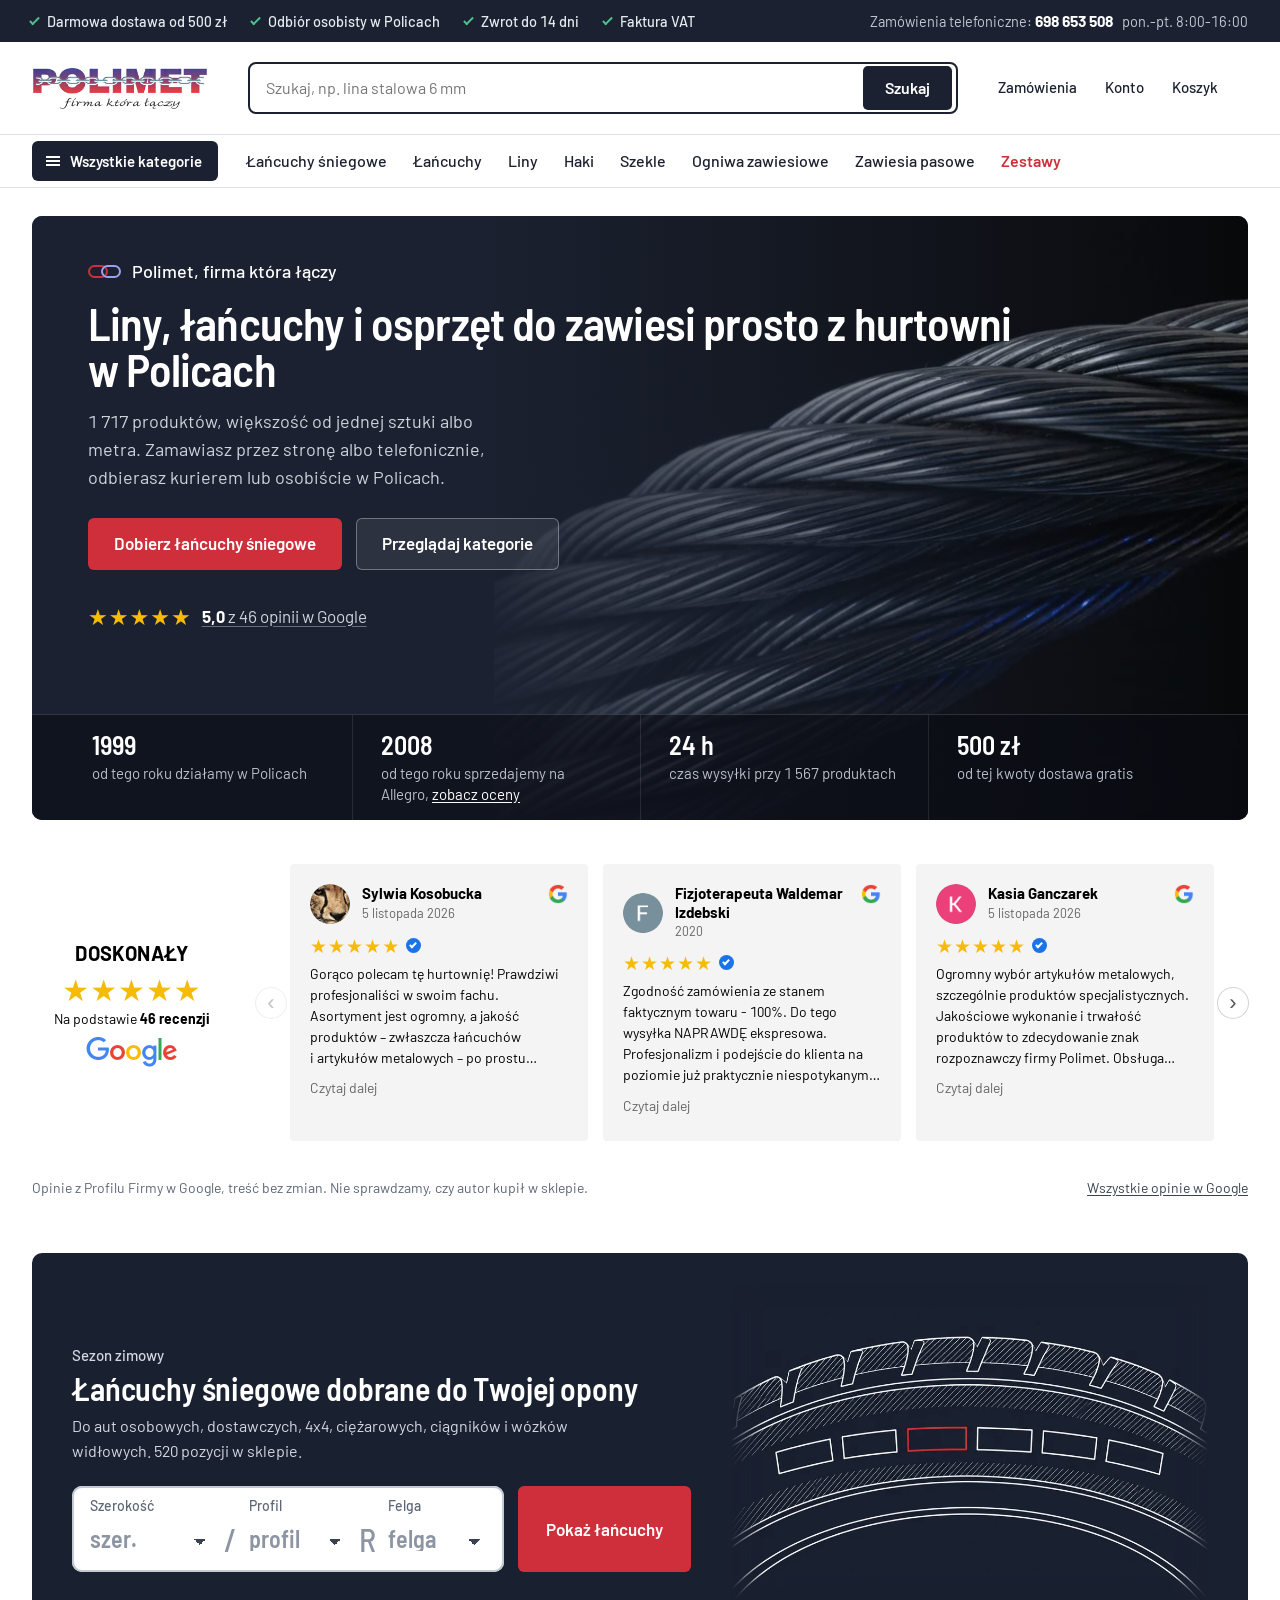
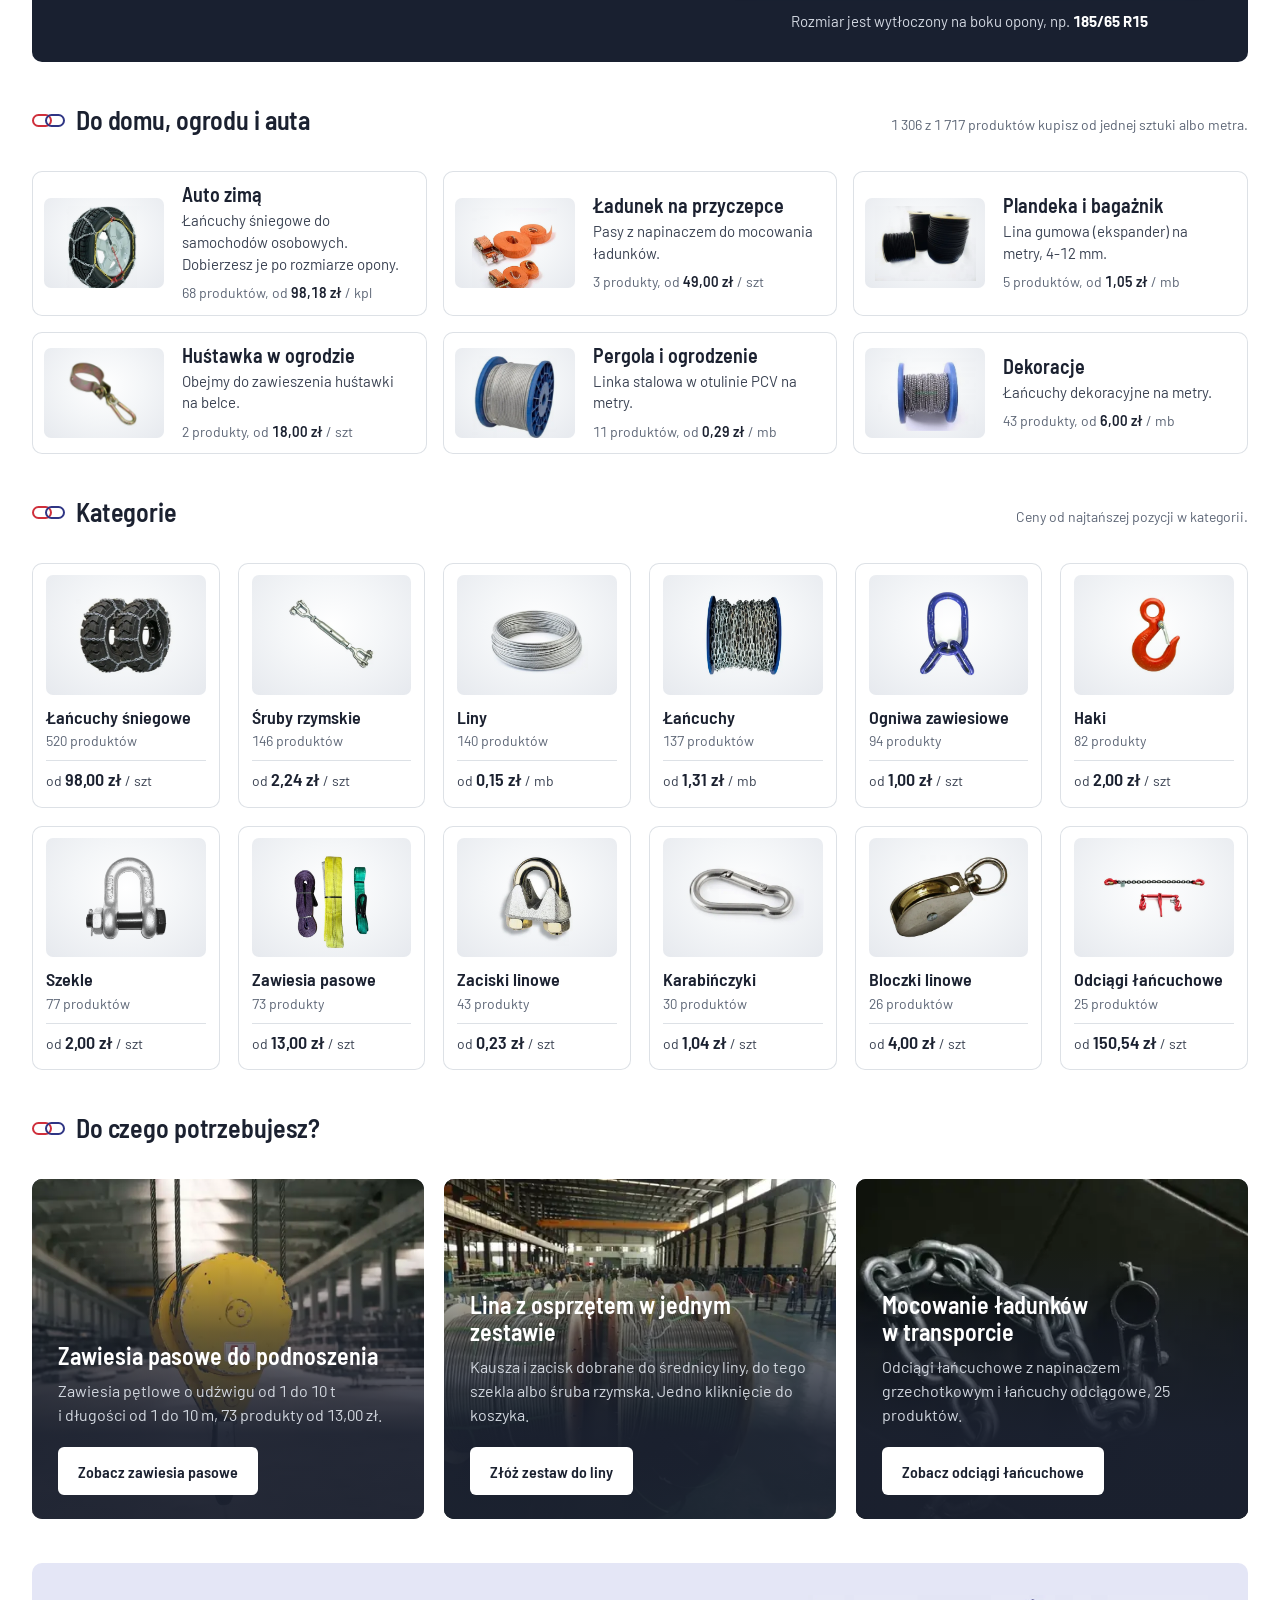
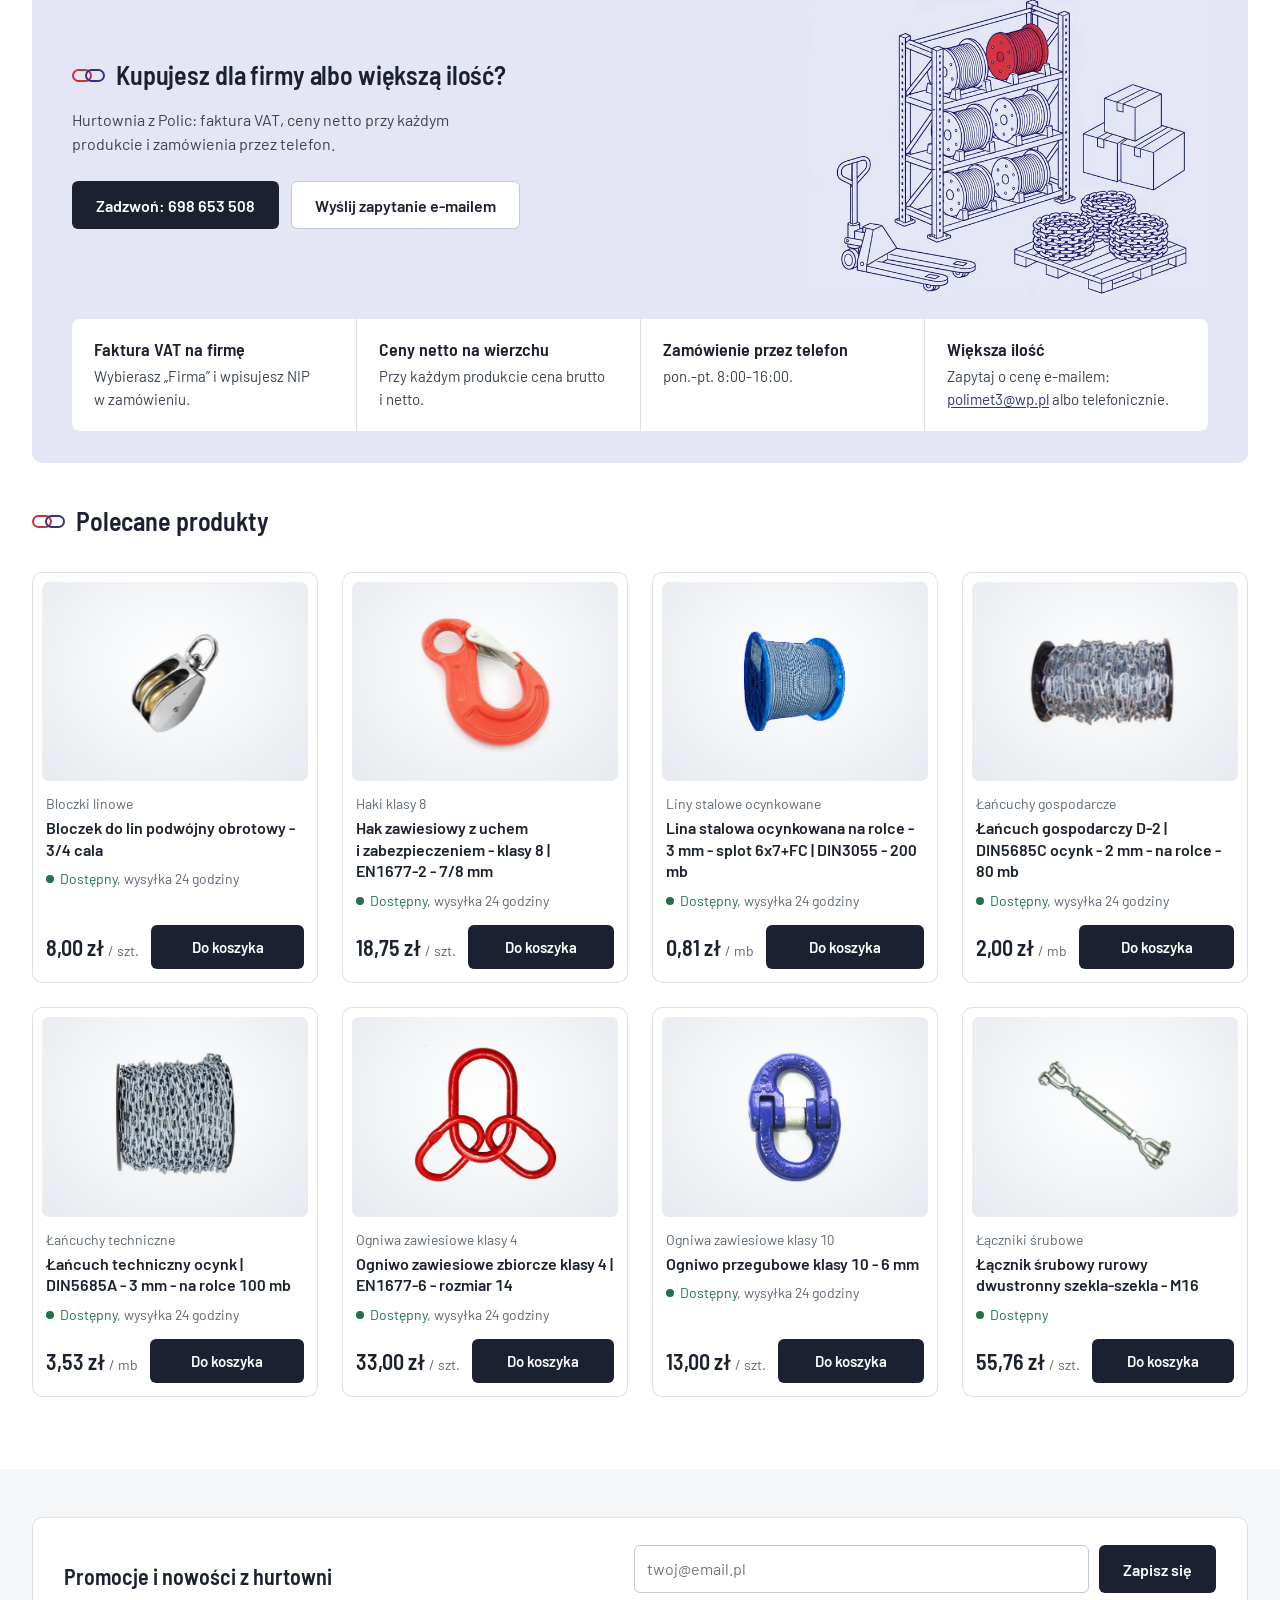
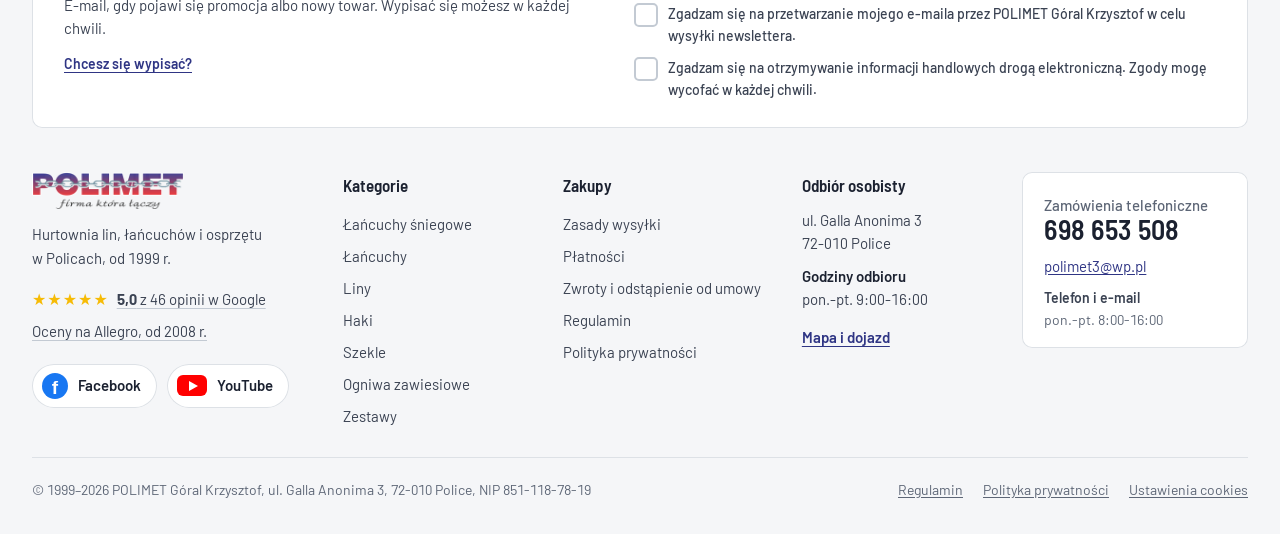
<file: index.html>
<!doctype html>
<html lang="pl">
<head>
<meta charset="utf-8">
<meta name="viewport" content="width=device-width, initial-scale=1">
<title>Polimet: łańcuchy, liny stalowe, szekle i haki</title>
<meta name="description" content="Sklep Polimet z Polic.">
<meta name="robots" content="noindex">
<link rel="preconnect" href="https://fonts.googleapis.com">
<link rel="preconnect" href="https://fonts.gstatic.com" crossorigin>
<link href="https://fonts.googleapis.com/css2?family=Barlow:wght@400;500;600&family=Barlow+Semi+Condensed:wght@500;600&display=swap" rel="stylesheet">
<link rel="stylesheet" href="css/styl.css">
<link rel="icon" href="data:,">
<script src="dane/dane.js"></script>
<script src="dane/opinie.js"></script>
<script src="js/app.js"></script>
</head>
<body class="str-glowna">
<a class="pomin" href="#tresc">Przejdź do treści</a>
<header class="gora">
<div class="pasek">
  <div class="w pasek__w">
    <ul class="pasek__lista">
      <li>Darmowa dostawa od 500 zł</li>
      <li>Odbiór osobisty w Policach</li>
      <li>Zwrot do 14 dni</li>
      <li>Faktura VAT</li>
    </ul>
    <p class="pasek__tel">Zamówienia telefoniczne: <a href="tel:+48698653508">698 653 508</a> <span>pon.-pt. 8:00-16:00</span></p>
  </div>
</div>
<div class="naglowek">
  <div class="w naglowek__w">
    <a class="logo" href="index.html"><img src="img/logo-polimet.png" alt="Polimet, sklep z Polic" width="152" height="40"></a>
    <form class="szukaj" action="szukaj.html" role="search">
      <label class="ukryte" for="q">Szukaj w sklepie</label>
      <input id="q" name="q" type="search" placeholder="Szukaj, np. lina stalowa 6 mm" autocomplete="off"
        role="combobox" aria-autocomplete="list" aria-expanded="false" aria-controls="podpowiedzi">
      <button type="submit">Szukaj</button>
      <div class="podp" id="podpowiedzi" role="listbox" aria-label="Podpowiedzi" hidden></div>
    </form>
    <nav class="akcje" aria-label="Konto i koszyk">
      <a class="akcje__tel" href="tel:+48698653508">Zadzwoń</a>
      <a href="#" data-demo>Zamówienia</a>
      <a href="#" data-demo>Konto</a>
      <a class="akcje__kosz" href="koszyk.html">Koszyk <span class="licznik" data-licznik hidden>0</span><span class="akcje__suma" data-suma></span></a>
    </nav>
    <button class="menu-przycisk" type="button" aria-expanded="false" aria-controls="menu">Kategorie</button>
  </div>
</div>
<nav class="katpasek" aria-label="Najważniejsze kategorie"><div class="w katpasek__w"><button class="katpasek__wsz" type="button" aria-expanded="false" aria-controls="menu">Wszystkie kategorie</button><ul><li><a href="kategoria.html?id=22" data-kat="22">Łańcuchy śniegowe</a></li><li><a href="kategoria.html?id=1" data-kat="1">Łańcuchy</a></li><li><a href="kategoria.html?id=9" data-kat="9">Liny</a></li><li><a href="kategoria.html?id=16" data-kat="16">Haki</a></li><li><a href="kategoria.html?id=18" data-kat="18">Szekle</a></li><li><a href="kategoria.html?id=28" data-kat="28">Ogniwa zawiesiowe</a></li><li><a href="kategoria.html?id=107" data-kat="107">Zawiesia pasowe</a></li><li><a class="katpasek__zest" href="zestawy.html" data-zestawy>Zestawy</a></li></ul></div></nav>
</header>
<div class="w uklad">
  <nav class="menu" id="menu" aria-label="Kategorie produktów">
    <p class="menu__tytul">Kategorie</p>
    <ul><li><a href="kategoria.html?id=17" data-kat="17">Bloczki linowe</a></li><li><a href="kategoria.html?id=16" data-kat="16">Haki</a></li><li><a href="kategoria.html?id=30" data-kat="30">Karabińczyki</a></li><li><a href="kategoria.html?id=31" data-kat="31">Kausze</a></li><li><a href="kategoria.html?id=42" data-kat="42">Krętliki</a></li><li><a href="kategoria.html?id=9" data-kat="9">Liny</a></li><li><a href="kategoria.html?id=102" data-kat="102">Liny polipropylenowe</a></li><li><a href="kategoria.html?id=1" data-kat="1">Łańcuchy</a></li><li><a href="kategoria.html?id=22" data-kat="22">Łańcuchy śniegowe</a></li><li><a href="kategoria.html?id=41" data-kat="41">Naciągi i napinacze transportowe</a></li><li><a href="kategoria.html?id=114" data-kat="114">Nakrętki i podkładki</a></li><li><a href="kategoria.html?id=64" data-kat="64">Obejmy do huśtawek</a></li><li><a href="kategoria.html?id=29" data-kat="29">Odciągi łańcuchowe</a></li><li><a href="kategoria.html?id=28" data-kat="28">Ogniwa zawiesiowe</a></li><li><a href="kategoria.html?id=53" data-kat="53">Okrętki</a></li><li><a href="kategoria.html?id=108" data-kat="108">Pasy do mocowania ładunków</a></li><li><a href="kategoria.html?id=62" data-kat="62">Spinacze</a></li><li><a href="kategoria.html?id=18" data-kat="18">Szekle</a></li><li><a href="kategoria.html?id=45" data-kat="45">Śruby i nakrętki z uchem</a></li><li><a href="kategoria.html?id=111" data-kat="111">Śruby klasowe</a></li><li><a href="kategoria.html?id=101" data-kat="101">Śruby rzymskie</a></li><li><a href="kategoria.html?id=96" data-kat="96">Tuleje aluminiowe</a></li><li><a href="kategoria.html?id=19" data-kat="19">Zabezpieczenia</a></li><li><a href="kategoria.html?id=20" data-kat="20">Zaciski linowe</a></li><li><a href="kategoria.html?id=107" data-kat="107">Zawiesia pasowe</a></li></ul>
  </nav>
  <main id="tresc" class="glowna">

    <div class="przyp" data-przyp hidden></div>
    <section class="start">
      <img class="start__foto" src="img/foto/lina.webp" srcset="img/foto/lina-900.webp 900w, img/foto/lina.webp 1800w" sizes="(min-width: 641px) 62vw, 100vw" alt="" width="1800" height="1200" fetchpriority="high">
      <div class="start__tekst">
        <p class="start__haslo">Polimet, firma która łączy</p>
        <h1>Liny, łańcuchy i&nbsp;osprzęt do&nbsp;zawiesi prosto z&nbsp;hurtowni w&nbsp;Policach</h1>
        <p class="start__lead">1 717 produktów, większość od jednej sztuki albo metra. Zamawiasz przez stronę albo telefonicznie, odbierasz kurierem lub osobiście w Policach.</p>
        <p class="start__cta"><a class="btn btn--k" href="#dobor">Dobierz łańcuchy śniegowe</a> <a class="btn btn--j" href="#kategorie">Przeglądaj kategorie</a></p>
        <a class="start__oc" href="https://www.google.com/maps?cid=14561847575084938255"><span class="op-gw" aria-hidden="true">★★★★★</span><span><b>5,0</b> z 46 opinii w Google</span></a>
      </div>
      <ul class="fakty start__fakty">
        <li><b>1999</b>od tego roku działamy w Policach</li>
        <li><b>2008</b>od tego roku sprzedajemy na Allegro, <a href="https://allegro.pl/uzytkownik/polimet-police/oceny">zobacz oceny</a></li>
        <li><b>24 h</b>czas wysyłki przy 1 567 produktach</li>
        <li><b>500 zł</b>od tej kwoty dostawa gratis</li>
      </ul>
    </section>
    <section class="sek opinie" data-opinie aria-label="Opinie klientów w Google"></section>
    <section class="sezon" id="dobor" data-dobor aria-labelledby="dobor-t">
      <div class="sezon__tekst">
        <p class="sezon__kiedy">Sezon zimowy</p>
        <h2 id="dobor-t">Łańcuchy śniegowe dobrane do Twojej opony</h2>
        <p>Do aut osobowych, dostawczych, 4x4, ciężarowych, ciągników i wózków widłowych. 520 pozycji w sklepie.</p>
        <form class="opona-f" action="kategoria.html">
          <input type="hidden" name="id" value="22">
          <fieldset class="opona">
            <legend class="ukryte">Rozmiar opony</legend>
            <label class="opona__pole"><span class="opona__et">Szerokość</span><select name="s" data-pole="s"></select></label>
            <span class="opona__sep" aria-hidden="true">/</span>
            <label class="opona__pole"><span class="opona__et">Profil</span><select name="p" data-pole="p"></select></label>
            <span class="opona__sep" aria-hidden="true">R</span>
            <label class="opona__pole"><span class="opona__et">Felga</span><select name="f" data-pole="f"></select></label>
          </fieldset>
          <button class="btn btn--k opona__btn" type="submit" data-dobor-btn>Pokaż łańcuchy</button>
        </form>
        <p class="sezon__pom" data-dobor-ile aria-live="polite"></p>
      </div>
      <figure class="sezon__ilu">
        <img src="img/ilustracje/opona-900.webp" srcset="img/ilustracje/opona-900.webp 900w, img/ilustracje/opona-1600.webp 1600w" sizes="(min-width: 1081px) 42vw, 100vw" width="1600" height="1067" alt="Bok opony z zaznaczonym miejscem, w którym jest wytłoczony rozmiar" loading="lazy">
        <figcaption>Rozmiar jest wytłoczony na boku opony, np. <b>185/65 R15</b></figcaption>
      </figure>
    </section>
    <section class="sek ogl" data-ogl hidden aria-labelledby="ogl-t"></section>
    <section class="sek detal" aria-labelledby="detal-t">
      <div class="sek__g"><h2 class="h2" id="detal-t">Do domu, ogrodu i auta</h2><p class="sek__opis">1 306 z 1 717 produktów kupisz od jednej sztuki albo metra.</p></div>
      <ul class="detal__l"><li><a class="detal__k" href="kategoria.html?id=23"><span class="detal__img"><img src="img/min/b09319bb3a39.webp" alt="" width="160" height="120" loading="lazy"></span><span class="detal__t"><b>Auto zimą</b><span>Łańcuchy śniegowe do samochodów osobowych. Dobierzesz je po rozmiarze opony.</span><span class="detal__od">68 produktów, od <b>98,18 zł</b> / kpl</span></span></a></li><li><a class="detal__k" href="kategoria.html?id=108"><span class="detal__img"><img src="img/min/4d4f605d9624.webp" alt="" width="160" height="120" loading="lazy"></span><span class="detal__t"><b>Ładunek na przyczepce</b><span>Pasy z napinaczem do mocowania ładunków.</span><span class="detal__od">3 produkty, od <b>49,00 zł</b> / szt</span></span></a></li><li><a class="detal__k" href="kategoria.html?id=105"><span class="detal__img"><img src="img/min/4ff6299b42fc.webp" alt="" width="160" height="120" loading="lazy"></span><span class="detal__t"><b>Plandeka i bagażnik</b><span>Lina gumowa (ekspander) na metry, 4-12 mm.</span><span class="detal__od">5 produktów, od <b>1,05 zł</b> / mb</span></span></a></li><li><a class="detal__k" href="kategoria.html?id=64"><span class="detal__img"><img src="img/min/783132fc4f1b.webp" alt="" width="160" height="120" loading="lazy"></span><span class="detal__t"><b>Huśtawka w ogrodzie</b><span>Obejmy do zawieszenia huśtawki na belce.</span><span class="detal__od">2 produkty, od <b>18,00 zł</b> / szt</span></span></a></li><li><a class="detal__k" href="kategoria.html?id=11"><span class="detal__img"><img src="img/min/e6070b7d8d87.webp" alt="" width="160" height="120" loading="lazy"></span><span class="detal__t"><b>Pergola i ogrodzenie</b><span>Linka stalowa w otulinie PCV na metry.</span><span class="detal__od">11 produktów, od <b>0,29 zł</b> / mb</span></span></a></li><li><a class="detal__k" href="kategoria.html?id=2"><span class="detal__img"><img src="img/min/d79e5350bf17.webp" alt="" width="160" height="120" loading="lazy"></span><span class="detal__t"><b>Dekoracje</b><span>Łańcuchy dekoracyjne na metry.</span><span class="detal__od">43 produkty, od <b>6,00 zł</b> / mb</span></span></a></li></ul>
    </section>
    <section class="sek" id="kategorie">
      <div class="sek__g"><h2 class="h2">Kategorie</h2><p class="sek__opis">Ceny od najtańszej pozycji w kategorii.</p></div>
      <ul class="kafle" data-kafle></ul>
    </section>
    <section class="sek zast" aria-labelledby="zast-t">
      <div class="sek__g"><h2 class="h2" id="zast-t">Do czego potrzebujesz?</h2></div>
      <ul class="zast__l"><li><a class="zast__k" href="kategoria.html?id=107"><img src="img/foto/hak.webp" alt="" width="600" height="900" loading="lazy"><span class="zast__t"><b class="zast__h">Zawiesia pasowe do podnoszenia</b><span class="zast__o">Zawiesia pętlowe o udźwigu od 1 do 10 t i długości od 1 do 10 m, 73 produkty od 13,00 zł.</span><span class="zast__cta">Zobacz zawiesia pasowe</span></span></a></li><li><a class="zast__k" href="zestawy.html#lina"><img src="img/foto/szpule.webp" alt="" width="600" height="400" loading="lazy"><span class="zast__t"><b class="zast__h">Lina z osprzętem w jednym zestawie</b><span class="zast__o">Kausza i zacisk dobrane do średnicy liny, do tego szekla albo śruba rzymska. Jedno kliknięcie do koszyka.</span><span class="zast__cta">Złóż zestaw do liny</span></span></a></li><li><a class="zast__k" href="kategoria.html?id=29"><img src="img/foto/lancuch.webp" alt="" width="600" height="399" loading="lazy"><span class="zast__t"><b class="zast__h">Mocowanie ładunków w transporcie</b><span class="zast__o">Odciągi łańcuchowe z napinaczem grzechotkowym i łańcuchy odciągowe, 25 produktów.</span><span class="zast__cta">Zobacz odciągi łańcuchowe</span></span></a></li></ul>
    </section>
    <section class="sek firmy" aria-labelledby="firmy-t">
      <div class="firmy__g">
        <h2 class="h2" id="firmy-t">Kupujesz dla firmy albo większą ilość?</h2>
        <p class="firmy__lead">Hurtownia z Polic: faktura VAT, ceny netto przy każdym produkcie i zamówienia przez telefon.</p>
        <p class="firmy__cta"><a class="btn btn--s" href="tel:+48698653508">Zadzwoń: 698 653 508</a><a class="btn btn--b" href="mailto:polimet3@wp.pl?subject=Zapytanie%20o%20wi%C4%99ksz%C4%85%20ilo%C5%9B%C4%87">Wyślij zapytanie e-mailem</a></p>
      </div>
      <figure class="firmy__ilu"><img src="img/ilustracje/hurtownia-700.webp" srcset="img/ilustracje/hurtownia-700.webp 700w, img/ilustracje/hurtownia-1200.webp 1200w" sizes="(min-width: 1081px) 40vw, 100vw" width="1200" height="900" alt="" loading="lazy"></figure>
      <ul class="firmy__lista">
        <li><b>Faktura VAT na firmę</b>Wybierasz „Firma” i wpisujesz NIP w zamówieniu.</li>
        <li><b>Ceny netto na wierzchu</b>Przy każdym produkcie cena brutto i netto.</li>
        <li><b>Zamówienie przez telefon</b>pon.-pt. 8:00-16:00.</li>
        <li><b>Większa ilość</b>Zapytaj o cenę e-mailem: <a href="mailto:polimet3@wp.pl">polimet3@wp.pl</a> albo telefonicznie.</li>
      </ul>
    </section>
    <section class="sek">
      <div class="sek__g"><h2 class="h2">Polecane produkty</h2></div>
      <ul class="karty" data-polecane></ul>
    </section>

  </main>
</div>
<div class="pasek-koszyka" data-pasek-koszyka role="region" aria-label="Szybki zakup" hidden></div>
<script>PMstart();</script>
<footer class="stopka">
  <div class="w">
    <form class="nl" data-newsletter data-tryb="zapisz" novalidate>
      <div class="nl__t"><p class="nl__h">Promocje i nowości z hurtowni</p><p data-nl-opis>E-mail, gdy pojawi się promocja albo nowy towar. Wypisać się możesz w każdej chwili.</p>
        <button class="nl__tryb" type="button" data-nl-tryb>Chcesz się wypisać?</button></div>
      <div class="nl__f"><label class="ukryte" for="nl-email">Adres e-mail</label><input id="nl-email" type="email" name="email" autocomplete="email" placeholder="twoj@email.pl" required><button class="btn btn--s" type="submit">Zapisz się</button>
      <label class="nl__zg"><input type="checkbox" name="zgoda_newsletter_marketing" value="1" required><span>Zgadzam się na przetwarzanie mojego e-maila przez POLIMET Góral Krzysztof w celu wysyłki newslettera.</span></label>
      <label class="nl__zg"><input type="checkbox" name="zgoda_newsletter_info_handlowa" value="1" required><span>Zgadzam się na otrzymywanie informacji handlowych drogą elektroniczną. Zgody mogę wycofać w każdej chwili.</span></label>
      <p class="nl__wynik" data-nl-wynik role="status"></p></div>
    </form>
    <div class="stopka__w">
      <div class="stopka__firma">
        <img src="img/logo-polimet.png" alt="Polimet" width="152" height="40">
        <p>Hurtownia lin, łańcuchów i osprzętu w Policach, od 1999 r.</p>
        <a class="stopka__oc" href="https://www.google.com/maps?cid=14561847575084938255"><span class="op-gw" aria-hidden="true">★★★★★</span><span><b>5,0</b> z 46 opinii w Google</span></a>
        <a class="stopka__oc" href="https://allegro.pl/uzytkownik/polimet-police/oceny"><span>Oceny na Allegro, od 2008 r.</span></a>
        <ul class="social" aria-label="Polimet w mediach społecznościowych">
          <li><a class="social__a social__a--fb" href="https://www.facebook.com/Polimet1" target="_blank" rel="noopener"><span class="social__ik" aria-hidden="true">f</span>Facebook</a></li>
          <li><a class="social__a social__a--yt" href="https://www.youtube.com/channel/UCraJZ-bznx1qrCGjzczqj8Q" target="_blank" rel="noopener"><span class="social__ik" aria-hidden="true"></span>YouTube</a></li>
        </ul>
      </div>
      <nav class="stopka__kol" aria-label="Kategorie w stopce">
        <p class="stopka__tytul">Kategorie</p>
        <ul><li><a href="kategoria.html?id=22">Łańcuchy śniegowe</a></li><li><a href="kategoria.html?id=1">Łańcuchy</a></li><li><a href="kategoria.html?id=9">Liny</a></li><li><a href="kategoria.html?id=16">Haki</a></li><li><a href="kategoria.html?id=18">Szekle</a></li><li><a href="kategoria.html?id=28">Ogniwa zawiesiowe</a></li><li><a href="zestawy.html">Zestawy</a></li></ul>
      </nav>
      <nav class="stopka__kol" aria-label="Informacje o zakupach">
        <p class="stopka__tytul">Zakupy</p>
        <ul><li><a href="strona.html?id=16">Zasady wysyłki</a></li><li><a href="strona.html?id=19">Płatności</a></li>
        <li><a href="strona.html?id=22">Zwroty i odstąpienie od umowy</a></li><li><a href="#" data-demo>Regulamin</a></li><li><a href="#" data-demo>Polityka prywatności</a></li></ul>
      </nav>
      <div class="stopka__kol">
        <p class="stopka__tytul">Odbiór osobisty</p>
        <p>ul. Galla Anonima 3<br>72-010 Police</p>
        <p><span class="stopka__et">Godziny odbioru</span><br>pon.-pt. 9:00-16:00</p>
        <p><a class="stopka__mapa" href="https://www.google.com/maps?cid=14561847575084938255">Mapa i dojazd</a></p>
      </div>
      <div class="stopka__kontakt">
        <p class="stopka__tytul">Zamówienia telefoniczne</p>
        <a class="stopka__tel" href="tel:+48698653508">698 653 508</a>
        <a class="stopka__mail" href="mailto:polimet3@wp.pl">polimet3@wp.pl</a>
        <p><span class="stopka__et">Telefon i e-mail</span><br><span class="nw">pon.-pt. 8:00-16:00</span></p>
      </div>
    </div>
    <div class="stopka__dol">
      <p>© 1999–2026 POLIMET Góral Krzysztof, ul. Galla Anonima 3, 72-010 Police, NIP 851-118-78-19</p>
      <ul><li><a href="#" data-demo>Regulamin</a></li><li><a href="#" data-demo>Polityka prywatności</a></li><li><a href="#" data-demo>Ustawienia cookies</a></li></ul>
    </div>
  </div>
</footer>
</body>
</html>
</file>
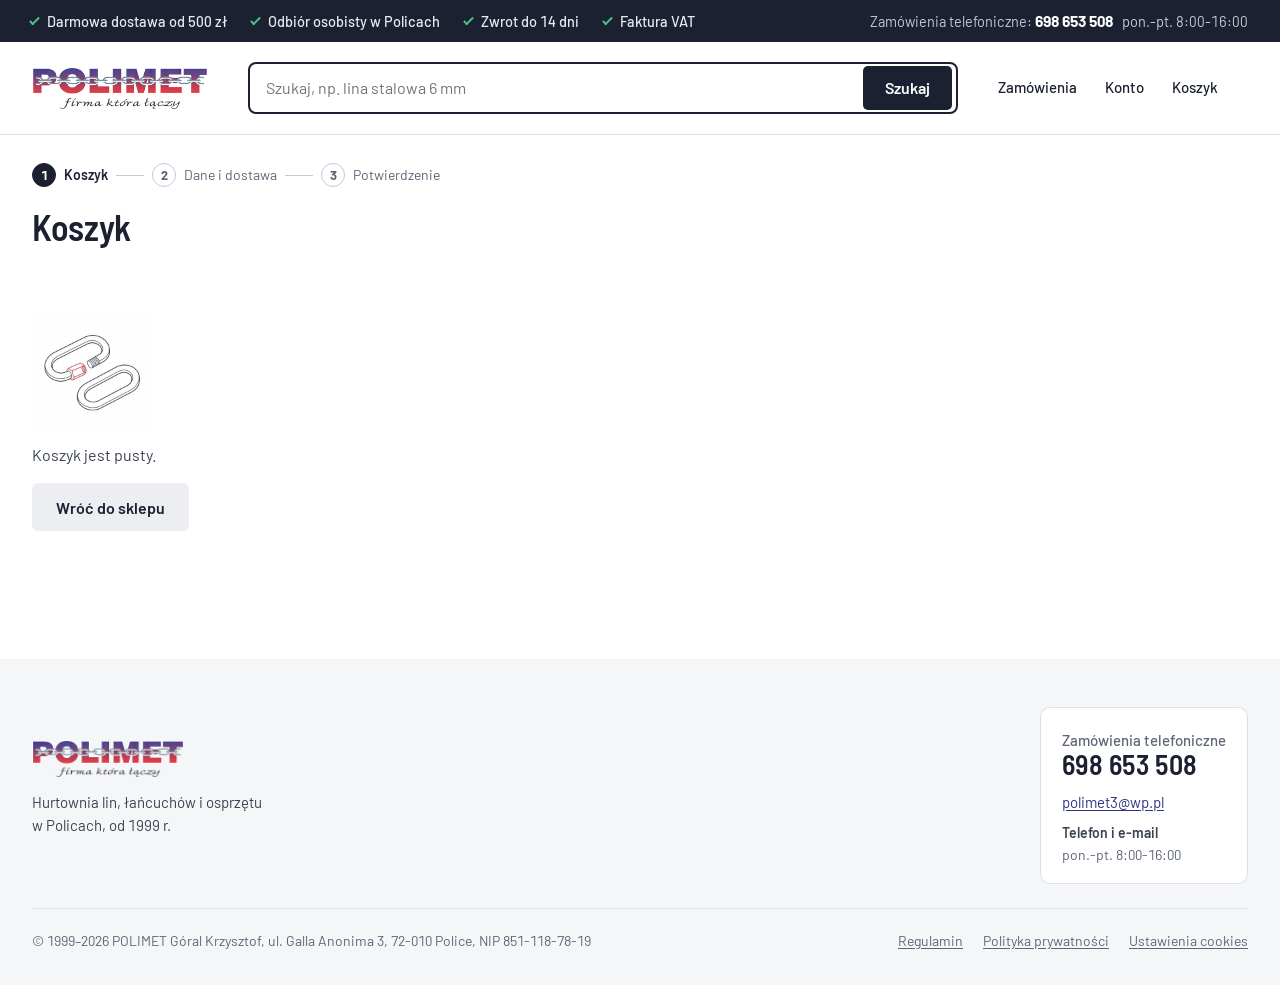
<file: koszyk.html>
<!doctype html>
<html lang="pl">
<head>
<meta charset="utf-8">
<meta name="viewport" content="width=device-width, initial-scale=1">
<title>Koszyk | Polimet</title>
<meta name="description" content="Koszyk.">
<meta name="robots" content="noindex">
<link rel="preconnect" href="https://fonts.googleapis.com">
<link rel="preconnect" href="https://fonts.gstatic.com" crossorigin>
<link href="https://fonts.googleapis.com/css2?family=Barlow:wght@400;500;600&family=Barlow+Semi+Condensed:wght@500;600&display=swap" rel="stylesheet">
<link rel="stylesheet" href="css/styl.css">
<link rel="icon" href="data:,">
<script src="dane/dane.js"></script>
<script src="dane/opinie.js"></script>
<script src="js/app.js"></script>
</head>
<body class="str-koszyk bez-menu">
<a class="pomin" href="#tresc">Przejdź do treści</a>
<header class="gora">
<div class="pasek">
  <div class="w pasek__w">
    <ul class="pasek__lista">
      <li>Darmowa dostawa od 500 zł</li>
      <li>Odbiór osobisty w Policach</li>
      <li>Zwrot do 14 dni</li>
      <li>Faktura VAT</li>
    </ul>
    <p class="pasek__tel">Zamówienia telefoniczne: <a href="tel:+48698653508">698 653 508</a> <span>pon.-pt. 8:00-16:00</span></p>
  </div>
</div>
<div class="naglowek">
  <div class="w naglowek__w">
    <a class="logo" href="index.html"><img src="img/logo-polimet.png" alt="Polimet, sklep z Polic" width="152" height="40"></a>
    <form class="szukaj" action="szukaj.html" role="search">
      <label class="ukryte" for="q">Szukaj w sklepie</label>
      <input id="q" name="q" type="search" placeholder="Szukaj, np. lina stalowa 6 mm" autocomplete="off"
        role="combobox" aria-autocomplete="list" aria-expanded="false" aria-controls="podpowiedzi">
      <button type="submit">Szukaj</button>
      <div class="podp" id="podpowiedzi" role="listbox" aria-label="Podpowiedzi" hidden></div>
    </form>
    <nav class="akcje" aria-label="Konto i koszyk">
      <a class="akcje__tel" href="tel:+48698653508">Zadzwoń</a>
      <a href="#" data-demo>Zamówienia</a>
      <a href="#" data-demo>Konto</a>
      <a class="akcje__kosz" href="koszyk.html">Koszyk <span class="licznik" data-licznik hidden>0</span><span class="akcje__suma" data-suma></span></a>
    </nav>
    <button class="menu-przycisk" type="button" aria-expanded="false" aria-controls="menu">Kategorie</button>
  </div>
</div>

</header>
<div class="w uklad">
  <nav class="menu" id="menu" aria-label="Kategorie produktów">
    <p class="menu__tytul">Kategorie</p>
    <ul><li><a href="kategoria.html?id=17" data-kat="17">Bloczki linowe</a></li><li><a href="kategoria.html?id=16" data-kat="16">Haki</a></li><li><a href="kategoria.html?id=30" data-kat="30">Karabińczyki</a></li><li><a href="kategoria.html?id=31" data-kat="31">Kausze</a></li><li><a href="kategoria.html?id=42" data-kat="42">Krętliki</a></li><li><a href="kategoria.html?id=9" data-kat="9">Liny</a></li><li><a href="kategoria.html?id=102" data-kat="102">Liny polipropylenowe</a></li><li><a href="kategoria.html?id=1" data-kat="1">Łańcuchy</a></li><li><a href="kategoria.html?id=22" data-kat="22">Łańcuchy śniegowe</a></li><li><a href="kategoria.html?id=41" data-kat="41">Naciągi i napinacze transportowe</a></li><li><a href="kategoria.html?id=114" data-kat="114">Nakrętki i podkładki</a></li><li><a href="kategoria.html?id=64" data-kat="64">Obejmy do huśtawek</a></li><li><a href="kategoria.html?id=29" data-kat="29">Odciągi łańcuchowe</a></li><li><a href="kategoria.html?id=28" data-kat="28">Ogniwa zawiesiowe</a></li><li><a href="kategoria.html?id=53" data-kat="53">Okrętki</a></li><li><a href="kategoria.html?id=108" data-kat="108">Pasy do mocowania ładunków</a></li><li><a href="kategoria.html?id=62" data-kat="62">Spinacze</a></li><li><a href="kategoria.html?id=18" data-kat="18">Szekle</a></li><li><a href="kategoria.html?id=45" data-kat="45">Śruby i nakrętki z uchem</a></li><li><a href="kategoria.html?id=111" data-kat="111">Śruby klasowe</a></li><li><a href="kategoria.html?id=101" data-kat="101">Śruby rzymskie</a></li><li><a href="kategoria.html?id=96" data-kat="96">Tuleje aluminiowe</a></li><li><a href="kategoria.html?id=19" data-kat="19">Zabezpieczenia</a></li><li><a href="kategoria.html?id=20" data-kat="20">Zaciski linowe</a></li><li><a href="kategoria.html?id=107" data-kat="107">Zawiesia pasowe</a></li></ul>
  </nav>
  <main id="tresc" class="glowna">
<ol class="kroki" aria-label="Kroki zamówienia"><li aria-current="step"><b>1</b><span>Koszyk</span></li><li><b>2</b><span>Dane i dostawa</span></li><li><b>3</b><span>Potwierdzenie</span></li></ol>
    <header class="kat-g"><h1>Koszyk</h1></header>
    <div class="koszyk" data-koszyk></div>

  </main>
</div>
<div class="pasek-koszyka" data-pasek-koszyka role="region" aria-label="Szybki zakup" hidden></div>
<script>PMstart();</script>
<footer class="stopka">
  <div class="w">
    <form class="nl" data-newsletter data-tryb="zapisz" novalidate>
      <div class="nl__t"><p class="nl__h">Promocje i nowości z hurtowni</p><p data-nl-opis>E-mail, gdy pojawi się promocja albo nowy towar. Wypisać się możesz w każdej chwili.</p>
        <button class="nl__tryb" type="button" data-nl-tryb>Chcesz się wypisać?</button></div>
      <div class="nl__f"><label class="ukryte" for="nl-email">Adres e-mail</label><input id="nl-email" type="email" name="email" autocomplete="email" placeholder="twoj@email.pl" required><button class="btn btn--s" type="submit">Zapisz się</button>
      <label class="nl__zg"><input type="checkbox" name="zgoda_newsletter_marketing" value="1" required><span>Zgadzam się na przetwarzanie mojego e-maila przez POLIMET Góral Krzysztof w celu wysyłki newslettera.</span></label>
      <label class="nl__zg"><input type="checkbox" name="zgoda_newsletter_info_handlowa" value="1" required><span>Zgadzam się na otrzymywanie informacji handlowych drogą elektroniczną. Zgody mogę wycofać w każdej chwili.</span></label>
      <p class="nl__wynik" data-nl-wynik role="status"></p></div>
    </form>
    <div class="stopka__w">
      <div class="stopka__firma">
        <img src="img/logo-polimet.png" alt="Polimet" width="152" height="40">
        <p>Hurtownia lin, łańcuchów i osprzętu w Policach, od 1999 r.</p>
        <a class="stopka__oc" href="https://www.google.com/maps?cid=14561847575084938255"><span class="op-gw" aria-hidden="true">★★★★★</span><span><b>5,0</b> z 46 opinii w Google</span></a>
        <a class="stopka__oc" href="https://allegro.pl/uzytkownik/polimet-police/oceny"><span>Oceny na Allegro, od 2008 r.</span></a>
        <ul class="social" aria-label="Polimet w mediach społecznościowych">
          <li><a class="social__a social__a--fb" href="https://www.facebook.com/Polimet1" target="_blank" rel="noopener"><span class="social__ik" aria-hidden="true">f</span>Facebook</a></li>
          <li><a class="social__a social__a--yt" href="https://www.youtube.com/channel/UCraJZ-bznx1qrCGjzczqj8Q" target="_blank" rel="noopener"><span class="social__ik" aria-hidden="true"></span>YouTube</a></li>
        </ul>
      </div>
      <nav class="stopka__kol" aria-label="Kategorie w stopce">
        <p class="stopka__tytul">Kategorie</p>
        <ul><li><a href="kategoria.html?id=22">Łańcuchy śniegowe</a></li><li><a href="kategoria.html?id=1">Łańcuchy</a></li><li><a href="kategoria.html?id=9">Liny</a></li><li><a href="kategoria.html?id=16">Haki</a></li><li><a href="kategoria.html?id=18">Szekle</a></li><li><a href="kategoria.html?id=28">Ogniwa zawiesiowe</a></li><li><a href="zestawy.html">Zestawy</a></li></ul>
      </nav>
      <nav class="stopka__kol" aria-label="Informacje o zakupach">
        <p class="stopka__tytul">Zakupy</p>
        <ul><li><a href="strona.html?id=16">Zasady wysyłki</a></li><li><a href="strona.html?id=19">Płatności</a></li>
        <li><a href="strona.html?id=22">Zwroty i odstąpienie od umowy</a></li><li><a href="#" data-demo>Regulamin</a></li><li><a href="#" data-demo>Polityka prywatności</a></li></ul>
      </nav>
      <div class="stopka__kol">
        <p class="stopka__tytul">Odbiór osobisty</p>
        <p>ul. Galla Anonima 3<br>72-010 Police</p>
        <p><span class="stopka__et">Godziny odbioru</span><br>pon.-pt. 9:00-16:00</p>
        <p><a class="stopka__mapa" href="https://www.google.com/maps?cid=14561847575084938255">Mapa i dojazd</a></p>
      </div>
      <div class="stopka__kontakt">
        <p class="stopka__tytul">Zamówienia telefoniczne</p>
        <a class="stopka__tel" href="tel:+48698653508">698 653 508</a>
        <a class="stopka__mail" href="mailto:polimet3@wp.pl">polimet3@wp.pl</a>
        <p><span class="stopka__et">Telefon i e-mail</span><br><span class="nw">pon.-pt. 8:00-16:00</span></p>
      </div>
    </div>
    <div class="stopka__dol">
      <p>© 1999–2026 POLIMET Góral Krzysztof, ul. Galla Anonima 3, 72-010 Police, NIP 851-118-78-19</p>
      <ul><li><a href="#" data-demo>Regulamin</a></li><li><a href="#" data-demo>Polityka prywatności</a></li><li><a href="#" data-demo>Ustawienia cookies</a></li></ul>
    </div>
  </div>
</footer>
</body>
</html>
</file>
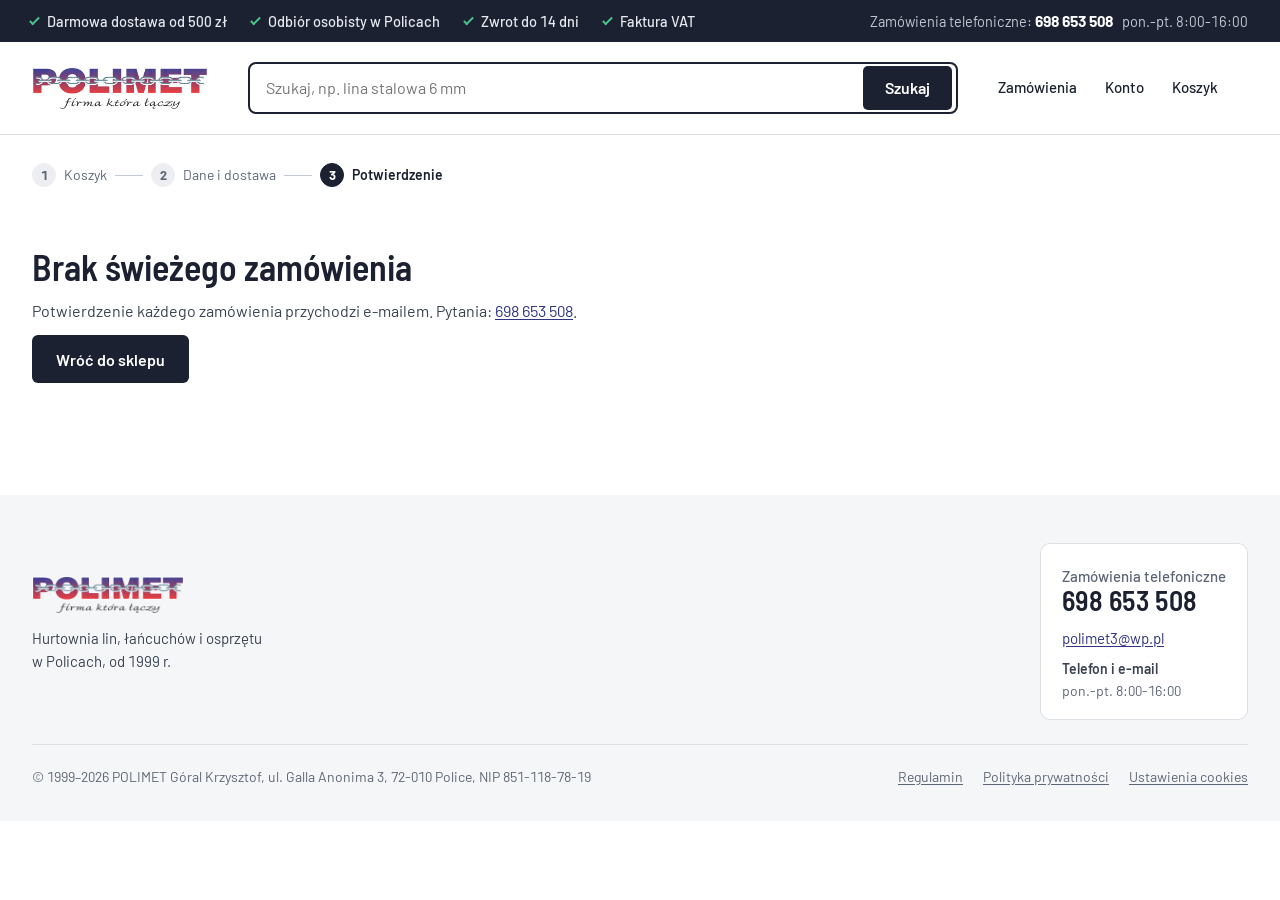
<file: potwierdzenie.html>
<!doctype html>
<html lang="pl">
<head>
<meta charset="utf-8">
<meta name="viewport" content="width=device-width, initial-scale=1">
<title>Dziękujemy za zamówienie | Polimet</title>
<meta name="description" content="Potwierdzenie.">
<meta name="robots" content="noindex">
<link rel="preconnect" href="https://fonts.googleapis.com">
<link rel="preconnect" href="https://fonts.gstatic.com" crossorigin>
<link href="https://fonts.googleapis.com/css2?family=Barlow:wght@400;500;600&family=Barlow+Semi+Condensed:wght@500;600&display=swap" rel="stylesheet">
<link rel="stylesheet" href="css/styl.css">
<link rel="icon" href="data:,">
<script src="dane/dane.js"></script>
<script src="dane/opinie.js"></script>
<script src="js/app.js"></script>
</head>
<body class="str-potw bez-menu">
<a class="pomin" href="#tresc">Przejdź do treści</a>
<header class="gora">
<div class="pasek">
  <div class="w pasek__w">
    <ul class="pasek__lista">
      <li>Darmowa dostawa od 500 zł</li>
      <li>Odbiór osobisty w Policach</li>
      <li>Zwrot do 14 dni</li>
      <li>Faktura VAT</li>
    </ul>
    <p class="pasek__tel">Zamówienia telefoniczne: <a href="tel:+48698653508">698 653 508</a> <span>pon.-pt. 8:00-16:00</span></p>
  </div>
</div>
<div class="naglowek">
  <div class="w naglowek__w">
    <a class="logo" href="index.html"><img src="img/logo-polimet.png" alt="Polimet, sklep z Polic" width="152" height="40"></a>
    <form class="szukaj" action="szukaj.html" role="search">
      <label class="ukryte" for="q">Szukaj w sklepie</label>
      <input id="q" name="q" type="search" placeholder="Szukaj, np. lina stalowa 6 mm" autocomplete="off"
        role="combobox" aria-autocomplete="list" aria-expanded="false" aria-controls="podpowiedzi">
      <button type="submit">Szukaj</button>
      <div class="podp" id="podpowiedzi" role="listbox" aria-label="Podpowiedzi" hidden></div>
    </form>
    <nav class="akcje" aria-label="Konto i koszyk">
      <a class="akcje__tel" href="tel:+48698653508">Zadzwoń</a>
      <a href="#" data-demo>Zamówienia</a>
      <a href="#" data-demo>Konto</a>
      <a class="akcje__kosz" href="koszyk.html">Koszyk <span class="licznik" data-licznik hidden>0</span><span class="akcje__suma" data-suma></span></a>
    </nav>
    <button class="menu-przycisk" type="button" aria-expanded="false" aria-controls="menu">Kategorie</button>
  </div>
</div>

</header>
<div class="w uklad">
  <nav class="menu" id="menu" aria-label="Kategorie produktów">
    <p class="menu__tytul">Kategorie</p>
    <ul><li><a href="kategoria.html?id=17" data-kat="17">Bloczki linowe</a></li><li><a href="kategoria.html?id=16" data-kat="16">Haki</a></li><li><a href="kategoria.html?id=30" data-kat="30">Karabińczyki</a></li><li><a href="kategoria.html?id=31" data-kat="31">Kausze</a></li><li><a href="kategoria.html?id=42" data-kat="42">Krętliki</a></li><li><a href="kategoria.html?id=9" data-kat="9">Liny</a></li><li><a href="kategoria.html?id=102" data-kat="102">Liny polipropylenowe</a></li><li><a href="kategoria.html?id=1" data-kat="1">Łańcuchy</a></li><li><a href="kategoria.html?id=22" data-kat="22">Łańcuchy śniegowe</a></li><li><a href="kategoria.html?id=41" data-kat="41">Naciągi i napinacze transportowe</a></li><li><a href="kategoria.html?id=114" data-kat="114">Nakrętki i podkładki</a></li><li><a href="kategoria.html?id=64" data-kat="64">Obejmy do huśtawek</a></li><li><a href="kategoria.html?id=29" data-kat="29">Odciągi łańcuchowe</a></li><li><a href="kategoria.html?id=28" data-kat="28">Ogniwa zawiesiowe</a></li><li><a href="kategoria.html?id=53" data-kat="53">Okrętki</a></li><li><a href="kategoria.html?id=108" data-kat="108">Pasy do mocowania ładunków</a></li><li><a href="kategoria.html?id=62" data-kat="62">Spinacze</a></li><li><a href="kategoria.html?id=18" data-kat="18">Szekle</a></li><li><a href="kategoria.html?id=45" data-kat="45">Śruby i nakrętki z uchem</a></li><li><a href="kategoria.html?id=111" data-kat="111">Śruby klasowe</a></li><li><a href="kategoria.html?id=101" data-kat="101">Śruby rzymskie</a></li><li><a href="kategoria.html?id=96" data-kat="96">Tuleje aluminiowe</a></li><li><a href="kategoria.html?id=19" data-kat="19">Zabezpieczenia</a></li><li><a href="kategoria.html?id=20" data-kat="20">Zaciski linowe</a></li><li><a href="kategoria.html?id=107" data-kat="107">Zawiesia pasowe</a></li></ul>
  </nav>
  <main id="tresc" class="glowna">
<ol class="kroki" aria-label="Kroki zamówienia"><li class="zrobione"><b>1</b><span>Koszyk</span></li><li class="zrobione"><b>2</b><span>Dane i dostawa</span></li><li aria-current="step"><b>3</b><span>Potwierdzenie</span></li></ol>
    <section class="potw" data-potwierdzenie></section>

  </main>
</div>
<div class="pasek-koszyka" data-pasek-koszyka role="region" aria-label="Szybki zakup" hidden></div>
<script>PMstart();</script>
<footer class="stopka">
  <div class="w">
    <form class="nl" data-newsletter data-tryb="zapisz" novalidate>
      <div class="nl__t"><p class="nl__h">Promocje i nowości z hurtowni</p><p data-nl-opis>E-mail, gdy pojawi się promocja albo nowy towar. Wypisać się możesz w każdej chwili.</p>
        <button class="nl__tryb" type="button" data-nl-tryb>Chcesz się wypisać?</button></div>
      <div class="nl__f"><label class="ukryte" for="nl-email">Adres e-mail</label><input id="nl-email" type="email" name="email" autocomplete="email" placeholder="twoj@email.pl" required><button class="btn btn--s" type="submit">Zapisz się</button>
      <label class="nl__zg"><input type="checkbox" name="zgoda_newsletter_marketing" value="1" required><span>Zgadzam się na przetwarzanie mojego e-maila przez POLIMET Góral Krzysztof w celu wysyłki newslettera.</span></label>
      <label class="nl__zg"><input type="checkbox" name="zgoda_newsletter_info_handlowa" value="1" required><span>Zgadzam się na otrzymywanie informacji handlowych drogą elektroniczną. Zgody mogę wycofać w każdej chwili.</span></label>
      <p class="nl__wynik" data-nl-wynik role="status"></p></div>
    </form>
    <div class="stopka__w">
      <div class="stopka__firma">
        <img src="img/logo-polimet.png" alt="Polimet" width="152" height="40">
        <p>Hurtownia lin, łańcuchów i osprzętu w Policach, od 1999 r.</p>
        <a class="stopka__oc" href="https://www.google.com/maps?cid=14561847575084938255"><span class="op-gw" aria-hidden="true">★★★★★</span><span><b>5,0</b> z 46 opinii w Google</span></a>
        <a class="stopka__oc" href="https://allegro.pl/uzytkownik/polimet-police/oceny"><span>Oceny na Allegro, od 2008 r.</span></a>
        <ul class="social" aria-label="Polimet w mediach społecznościowych">
          <li><a class="social__a social__a--fb" href="https://www.facebook.com/Polimet1" target="_blank" rel="noopener"><span class="social__ik" aria-hidden="true">f</span>Facebook</a></li>
          <li><a class="social__a social__a--yt" href="https://www.youtube.com/channel/UCraJZ-bznx1qrCGjzczqj8Q" target="_blank" rel="noopener"><span class="social__ik" aria-hidden="true"></span>YouTube</a></li>
        </ul>
      </div>
      <nav class="stopka__kol" aria-label="Kategorie w stopce">
        <p class="stopka__tytul">Kategorie</p>
        <ul><li><a href="kategoria.html?id=22">Łańcuchy śniegowe</a></li><li><a href="kategoria.html?id=1">Łańcuchy</a></li><li><a href="kategoria.html?id=9">Liny</a></li><li><a href="kategoria.html?id=16">Haki</a></li><li><a href="kategoria.html?id=18">Szekle</a></li><li><a href="kategoria.html?id=28">Ogniwa zawiesiowe</a></li><li><a href="zestawy.html">Zestawy</a></li></ul>
      </nav>
      <nav class="stopka__kol" aria-label="Informacje o zakupach">
        <p class="stopka__tytul">Zakupy</p>
        <ul><li><a href="strona.html?id=16">Zasady wysyłki</a></li><li><a href="strona.html?id=19">Płatności</a></li>
        <li><a href="strona.html?id=22">Zwroty i odstąpienie od umowy</a></li><li><a href="#" data-demo>Regulamin</a></li><li><a href="#" data-demo>Polityka prywatności</a></li></ul>
      </nav>
      <div class="stopka__kol">
        <p class="stopka__tytul">Odbiór osobisty</p>
        <p>ul. Galla Anonima 3<br>72-010 Police</p>
        <p><span class="stopka__et">Godziny odbioru</span><br>pon.-pt. 9:00-16:00</p>
        <p><a class="stopka__mapa" href="https://www.google.com/maps?cid=14561847575084938255">Mapa i dojazd</a></p>
      </div>
      <div class="stopka__kontakt">
        <p class="stopka__tytul">Zamówienia telefoniczne</p>
        <a class="stopka__tel" href="tel:+48698653508">698 653 508</a>
        <a class="stopka__mail" href="mailto:polimet3@wp.pl">polimet3@wp.pl</a>
        <p><span class="stopka__et">Telefon i e-mail</span><br><span class="nw">pon.-pt. 8:00-16:00</span></p>
      </div>
    </div>
    <div class="stopka__dol">
      <p>© 1999–2026 POLIMET Góral Krzysztof, ul. Galla Anonima 3, 72-010 Police, NIP 851-118-78-19</p>
      <ul><li><a href="#" data-demo>Regulamin</a></li><li><a href="#" data-demo>Polityka prywatności</a></li><li><a href="#" data-demo>Ustawienia cookies</a></li></ul>
    </div>
  </div>
</footer>
</body>
</html>
</file>
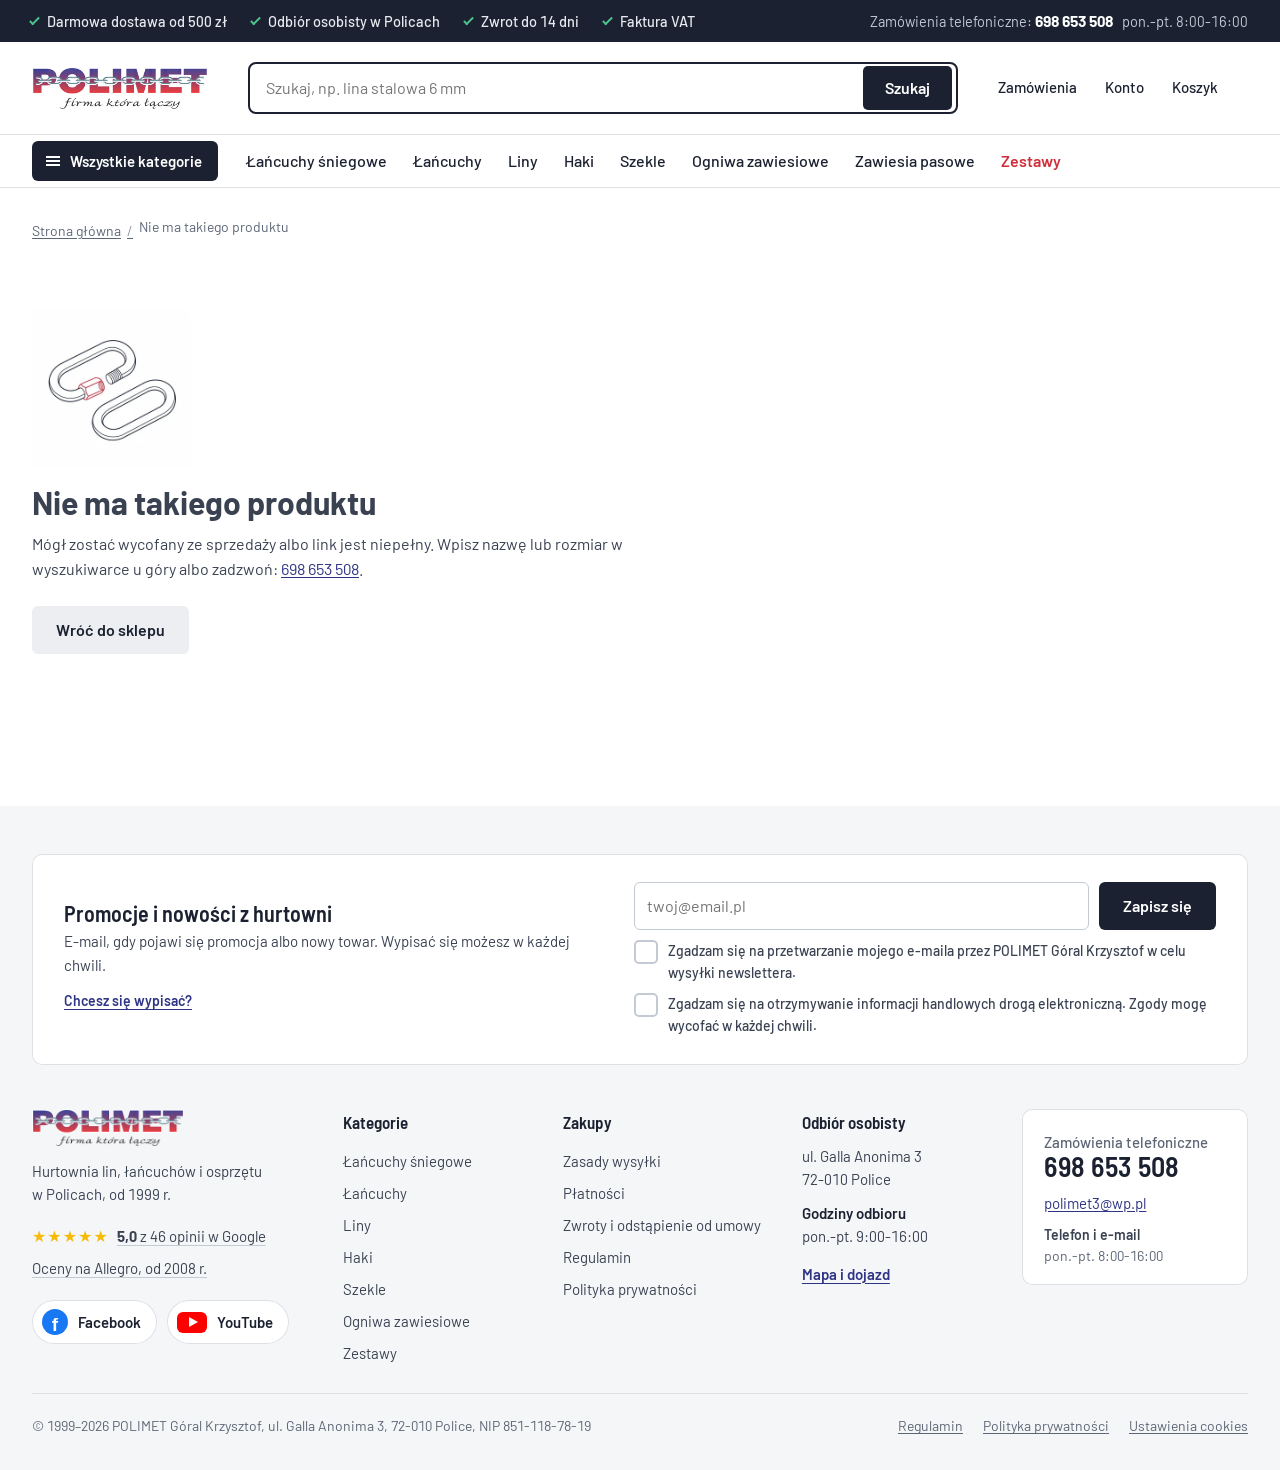
<file: produkt.html>
<!doctype html>
<html lang="pl">
<head>
<meta charset="utf-8">
<meta name="viewport" content="width=device-width, initial-scale=1">
<title>Produkt | Polimet</title>
<meta name="description" content="Produkt.">
<meta name="robots" content="noindex">
<link rel="preconnect" href="https://fonts.googleapis.com">
<link rel="preconnect" href="https://fonts.gstatic.com" crossorigin>
<link href="https://fonts.googleapis.com/css2?family=Barlow:wght@400;500;600&family=Barlow+Semi+Condensed:wght@500;600&display=swap" rel="stylesheet">
<link rel="stylesheet" href="css/styl.css">
<link rel="icon" href="data:,">
<script src="dane/dane.js"></script>
<script src="dane/opinie.js"></script>
<script src="js/app.js"></script>
</head>
<body class="str-produkt">
<a class="pomin" href="#tresc">Przejdź do treści</a>
<header class="gora">
<div class="pasek">
  <div class="w pasek__w">
    <ul class="pasek__lista">
      <li>Darmowa dostawa od 500 zł</li>
      <li>Odbiór osobisty w Policach</li>
      <li>Zwrot do 14 dni</li>
      <li>Faktura VAT</li>
    </ul>
    <p class="pasek__tel">Zamówienia telefoniczne: <a href="tel:+48698653508">698 653 508</a> <span>pon.-pt. 8:00-16:00</span></p>
  </div>
</div>
<div class="naglowek">
  <div class="w naglowek__w">
    <a class="logo" href="index.html"><img src="img/logo-polimet.png" alt="Polimet, sklep z Polic" width="152" height="40"></a>
    <form class="szukaj" action="szukaj.html" role="search">
      <label class="ukryte" for="q">Szukaj w sklepie</label>
      <input id="q" name="q" type="search" placeholder="Szukaj, np. lina stalowa 6 mm" autocomplete="off"
        role="combobox" aria-autocomplete="list" aria-expanded="false" aria-controls="podpowiedzi">
      <button type="submit">Szukaj</button>
      <div class="podp" id="podpowiedzi" role="listbox" aria-label="Podpowiedzi" hidden></div>
    </form>
    <nav class="akcje" aria-label="Konto i koszyk">
      <a class="akcje__tel" href="tel:+48698653508">Zadzwoń</a>
      <a href="#" data-demo>Zamówienia</a>
      <a href="#" data-demo>Konto</a>
      <a class="akcje__kosz" href="koszyk.html">Koszyk <span class="licznik" data-licznik hidden>0</span><span class="akcje__suma" data-suma></span></a>
    </nav>
    <button class="menu-przycisk" type="button" aria-expanded="false" aria-controls="menu">Kategorie</button>
  </div>
</div>
<nav class="katpasek" aria-label="Najważniejsze kategorie"><div class="w katpasek__w"><button class="katpasek__wsz" type="button" aria-expanded="false" aria-controls="menu">Wszystkie kategorie</button><ul><li><a href="kategoria.html?id=22" data-kat="22">Łańcuchy śniegowe</a></li><li><a href="kategoria.html?id=1" data-kat="1">Łańcuchy</a></li><li><a href="kategoria.html?id=9" data-kat="9">Liny</a></li><li><a href="kategoria.html?id=16" data-kat="16">Haki</a></li><li><a href="kategoria.html?id=18" data-kat="18">Szekle</a></li><li><a href="kategoria.html?id=28" data-kat="28">Ogniwa zawiesiowe</a></li><li><a href="kategoria.html?id=107" data-kat="107">Zawiesia pasowe</a></li><li><a class="katpasek__zest" href="zestawy.html" data-zestawy>Zestawy</a></li></ul></div></nav>
</header>
<div class="w uklad">
  <nav class="menu" id="menu" aria-label="Kategorie produktów">
    <p class="menu__tytul">Kategorie</p>
    <ul><li><a href="kategoria.html?id=17" data-kat="17">Bloczki linowe</a></li><li><a href="kategoria.html?id=16" data-kat="16">Haki</a></li><li><a href="kategoria.html?id=30" data-kat="30">Karabińczyki</a></li><li><a href="kategoria.html?id=31" data-kat="31">Kausze</a></li><li><a href="kategoria.html?id=42" data-kat="42">Krętliki</a></li><li><a href="kategoria.html?id=9" data-kat="9">Liny</a></li><li><a href="kategoria.html?id=102" data-kat="102">Liny polipropylenowe</a></li><li><a href="kategoria.html?id=1" data-kat="1">Łańcuchy</a></li><li><a href="kategoria.html?id=22" data-kat="22">Łańcuchy śniegowe</a></li><li><a href="kategoria.html?id=41" data-kat="41">Naciągi i napinacze transportowe</a></li><li><a href="kategoria.html?id=114" data-kat="114">Nakrętki i podkładki</a></li><li><a href="kategoria.html?id=64" data-kat="64">Obejmy do huśtawek</a></li><li><a href="kategoria.html?id=29" data-kat="29">Odciągi łańcuchowe</a></li><li><a href="kategoria.html?id=28" data-kat="28">Ogniwa zawiesiowe</a></li><li><a href="kategoria.html?id=53" data-kat="53">Okrętki</a></li><li><a href="kategoria.html?id=108" data-kat="108">Pasy do mocowania ładunków</a></li><li><a href="kategoria.html?id=62" data-kat="62">Spinacze</a></li><li><a href="kategoria.html?id=18" data-kat="18">Szekle</a></li><li><a href="kategoria.html?id=45" data-kat="45">Śruby i nakrętki z uchem</a></li><li><a href="kategoria.html?id=111" data-kat="111">Śruby klasowe</a></li><li><a href="kategoria.html?id=101" data-kat="101">Śruby rzymskie</a></li><li><a href="kategoria.html?id=96" data-kat="96">Tuleje aluminiowe</a></li><li><a href="kategoria.html?id=19" data-kat="19">Zabezpieczenia</a></li><li><a href="kategoria.html?id=20" data-kat="20">Zaciski linowe</a></li><li><a href="kategoria.html?id=107" data-kat="107">Zawiesia pasowe</a></li></ul>
  </nav>
  <main id="tresc" class="glowna">

    <nav class="okr" aria-label="Jesteś tutaj" data-okr></nav>
    <article class="karta" data-karta></article>

  </main>
</div>
<div class="pasek-koszyka" data-pasek-koszyka role="region" aria-label="Szybki zakup" hidden></div>
<script>PMstart();</script>
<footer class="stopka">
  <div class="w">
    <form class="nl" data-newsletter data-tryb="zapisz" novalidate>
      <div class="nl__t"><p class="nl__h">Promocje i nowości z hurtowni</p><p data-nl-opis>E-mail, gdy pojawi się promocja albo nowy towar. Wypisać się możesz w każdej chwili.</p>
        <button class="nl__tryb" type="button" data-nl-tryb>Chcesz się wypisać?</button></div>
      <div class="nl__f"><label class="ukryte" for="nl-email">Adres e-mail</label><input id="nl-email" type="email" name="email" autocomplete="email" placeholder="twoj@email.pl" required><button class="btn btn--s" type="submit">Zapisz się</button>
      <label class="nl__zg"><input type="checkbox" name="zgoda_newsletter_marketing" value="1" required><span>Zgadzam się na przetwarzanie mojego e-maila przez POLIMET Góral Krzysztof w celu wysyłki newslettera.</span></label>
      <label class="nl__zg"><input type="checkbox" name="zgoda_newsletter_info_handlowa" value="1" required><span>Zgadzam się na otrzymywanie informacji handlowych drogą elektroniczną. Zgody mogę wycofać w każdej chwili.</span></label>
      <p class="nl__wynik" data-nl-wynik role="status"></p></div>
    </form>
    <div class="stopka__w">
      <div class="stopka__firma">
        <img src="img/logo-polimet.png" alt="Polimet" width="152" height="40">
        <p>Hurtownia lin, łańcuchów i osprzętu w Policach, od 1999 r.</p>
        <a class="stopka__oc" href="https://www.google.com/maps?cid=14561847575084938255"><span class="op-gw" aria-hidden="true">★★★★★</span><span><b>5,0</b> z 46 opinii w Google</span></a>
        <a class="stopka__oc" href="https://allegro.pl/uzytkownik/polimet-police/oceny"><span>Oceny na Allegro, od 2008 r.</span></a>
        <ul class="social" aria-label="Polimet w mediach społecznościowych">
          <li><a class="social__a social__a--fb" href="https://www.facebook.com/Polimet1" target="_blank" rel="noopener"><span class="social__ik" aria-hidden="true">f</span>Facebook</a></li>
          <li><a class="social__a social__a--yt" href="https://www.youtube.com/channel/UCraJZ-bznx1qrCGjzczqj8Q" target="_blank" rel="noopener"><span class="social__ik" aria-hidden="true"></span>YouTube</a></li>
        </ul>
      </div>
      <nav class="stopka__kol" aria-label="Kategorie w stopce">
        <p class="stopka__tytul">Kategorie</p>
        <ul><li><a href="kategoria.html?id=22">Łańcuchy śniegowe</a></li><li><a href="kategoria.html?id=1">Łańcuchy</a></li><li><a href="kategoria.html?id=9">Liny</a></li><li><a href="kategoria.html?id=16">Haki</a></li><li><a href="kategoria.html?id=18">Szekle</a></li><li><a href="kategoria.html?id=28">Ogniwa zawiesiowe</a></li><li><a href="zestawy.html">Zestawy</a></li></ul>
      </nav>
      <nav class="stopka__kol" aria-label="Informacje o zakupach">
        <p class="stopka__tytul">Zakupy</p>
        <ul><li><a href="strona.html?id=16">Zasady wysyłki</a></li><li><a href="strona.html?id=19">Płatności</a></li>
        <li><a href="strona.html?id=22">Zwroty i odstąpienie od umowy</a></li><li><a href="#" data-demo>Regulamin</a></li><li><a href="#" data-demo>Polityka prywatności</a></li></ul>
      </nav>
      <div class="stopka__kol">
        <p class="stopka__tytul">Odbiór osobisty</p>
        <p>ul. Galla Anonima 3<br>72-010 Police</p>
        <p><span class="stopka__et">Godziny odbioru</span><br>pon.-pt. 9:00-16:00</p>
        <p><a class="stopka__mapa" href="https://www.google.com/maps?cid=14561847575084938255">Mapa i dojazd</a></p>
      </div>
      <div class="stopka__kontakt">
        <p class="stopka__tytul">Zamówienia telefoniczne</p>
        <a class="stopka__tel" href="tel:+48698653508">698 653 508</a>
        <a class="stopka__mail" href="mailto:polimet3@wp.pl">polimet3@wp.pl</a>
        <p><span class="stopka__et">Telefon i e-mail</span><br><span class="nw">pon.-pt. 8:00-16:00</span></p>
      </div>
    </div>
    <div class="stopka__dol">
      <p>© 1999–2026 POLIMET Góral Krzysztof, ul. Galla Anonima 3, 72-010 Police, NIP 851-118-78-19</p>
      <ul><li><a href="#" data-demo>Regulamin</a></li><li><a href="#" data-demo>Polityka prywatności</a></li><li><a href="#" data-demo>Ustawienia cookies</a></li></ul>
    </div>
  </div>
</footer>
</body>
</html>
</file>
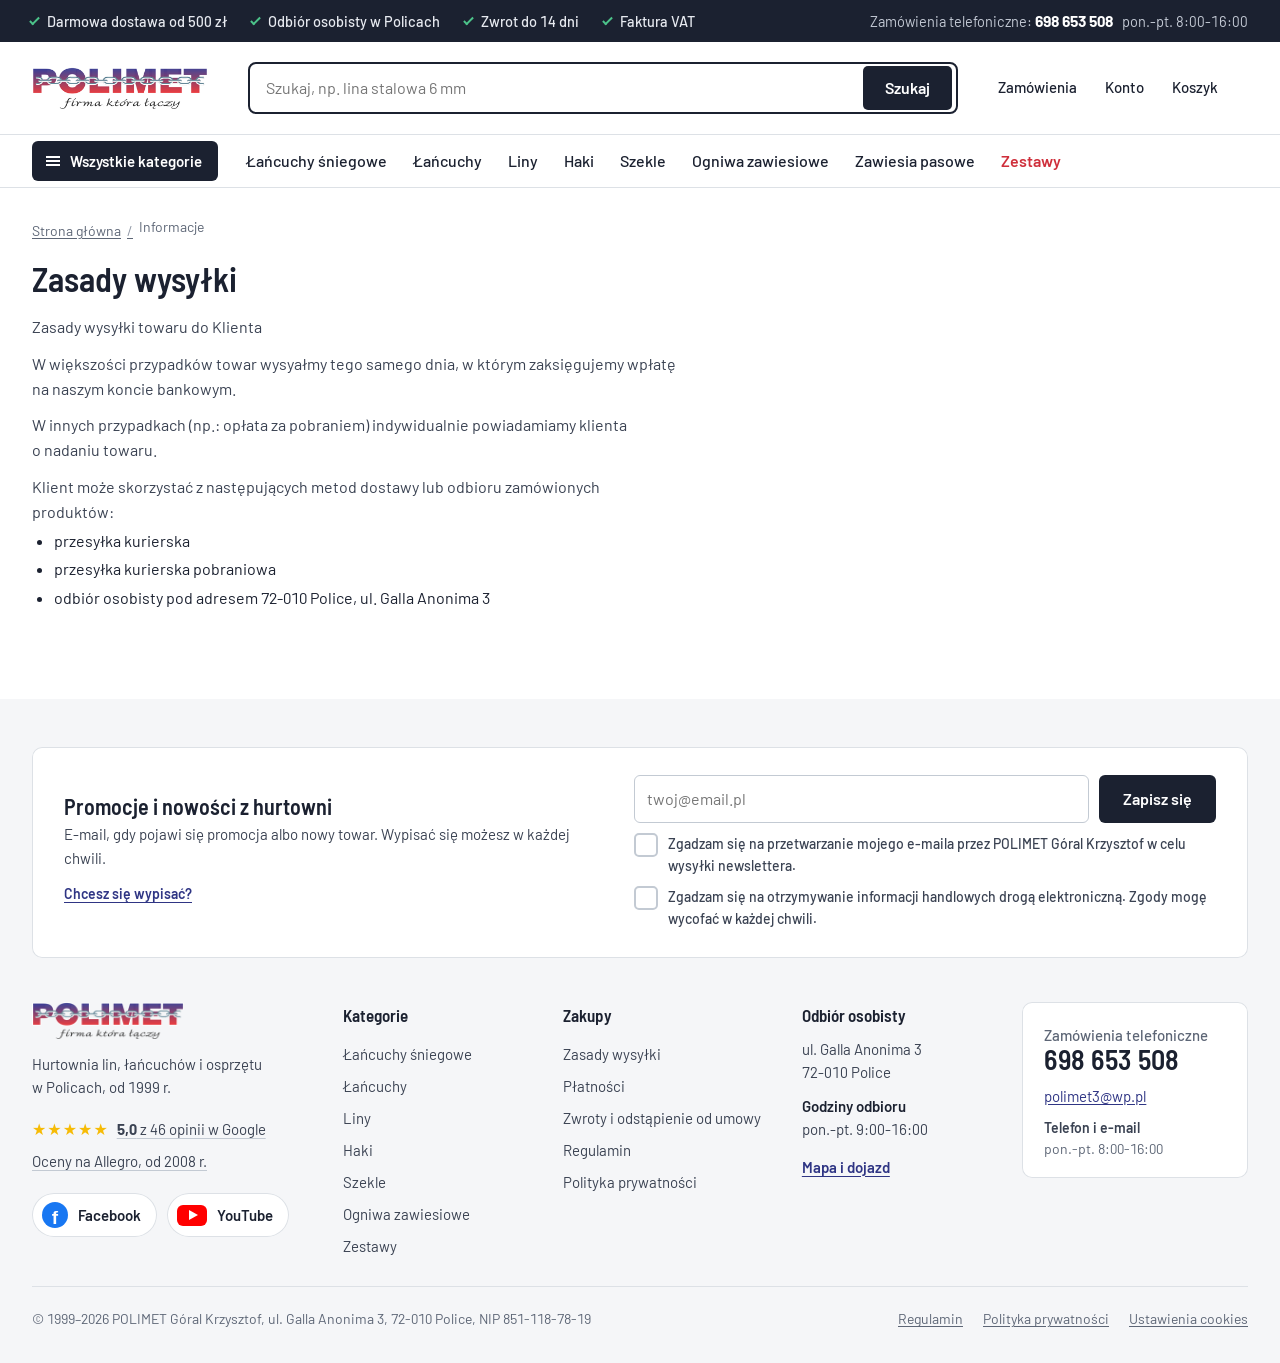
<file: strona.html>
<!doctype html>
<html lang="pl">
<head>
<meta charset="utf-8">
<meta name="viewport" content="width=device-width, initial-scale=1">
<title>Informacje | Polimet</title>
<meta name="description" content="Informacje dla kupujących.">
<meta name="robots" content="noindex">
<link rel="preconnect" href="https://fonts.googleapis.com">
<link rel="preconnect" href="https://fonts.gstatic.com" crossorigin>
<link href="https://fonts.googleapis.com/css2?family=Barlow:wght@400;500;600&family=Barlow+Semi+Condensed:wght@500;600&display=swap" rel="stylesheet">
<link rel="stylesheet" href="css/styl.css">
<link rel="icon" href="data:,">
<script src="dane/dane.js"></script>
<script src="dane/opinie.js"></script>
<script src="js/app.js"></script>
</head>
<body class="str-info">
<a class="pomin" href="#tresc">Przejdź do treści</a>
<header class="gora">
<div class="pasek">
  <div class="w pasek__w">
    <ul class="pasek__lista">
      <li>Darmowa dostawa od 500 zł</li>
      <li>Odbiór osobisty w Policach</li>
      <li>Zwrot do 14 dni</li>
      <li>Faktura VAT</li>
    </ul>
    <p class="pasek__tel">Zamówienia telefoniczne: <a href="tel:+48698653508">698 653 508</a> <span>pon.-pt. 8:00-16:00</span></p>
  </div>
</div>
<div class="naglowek">
  <div class="w naglowek__w">
    <a class="logo" href="index.html"><img src="img/logo-polimet.png" alt="Polimet, sklep z Polic" width="152" height="40"></a>
    <form class="szukaj" action="szukaj.html" role="search">
      <label class="ukryte" for="q">Szukaj w sklepie</label>
      <input id="q" name="q" type="search" placeholder="Szukaj, np. lina stalowa 6 mm" autocomplete="off"
        role="combobox" aria-autocomplete="list" aria-expanded="false" aria-controls="podpowiedzi">
      <button type="submit">Szukaj</button>
      <div class="podp" id="podpowiedzi" role="listbox" aria-label="Podpowiedzi" hidden></div>
    </form>
    <nav class="akcje" aria-label="Konto i koszyk">
      <a class="akcje__tel" href="tel:+48698653508">Zadzwoń</a>
      <a href="#" data-demo>Zamówienia</a>
      <a href="#" data-demo>Konto</a>
      <a class="akcje__kosz" href="koszyk.html">Koszyk <span class="licznik" data-licznik hidden>0</span><span class="akcje__suma" data-suma></span></a>
    </nav>
    <button class="menu-przycisk" type="button" aria-expanded="false" aria-controls="menu">Kategorie</button>
  </div>
</div>
<nav class="katpasek" aria-label="Najważniejsze kategorie"><div class="w katpasek__w"><button class="katpasek__wsz" type="button" aria-expanded="false" aria-controls="menu">Wszystkie kategorie</button><ul><li><a href="kategoria.html?id=22" data-kat="22">Łańcuchy śniegowe</a></li><li><a href="kategoria.html?id=1" data-kat="1">Łańcuchy</a></li><li><a href="kategoria.html?id=9" data-kat="9">Liny</a></li><li><a href="kategoria.html?id=16" data-kat="16">Haki</a></li><li><a href="kategoria.html?id=18" data-kat="18">Szekle</a></li><li><a href="kategoria.html?id=28" data-kat="28">Ogniwa zawiesiowe</a></li><li><a href="kategoria.html?id=107" data-kat="107">Zawiesia pasowe</a></li><li><a class="katpasek__zest" href="zestawy.html" data-zestawy>Zestawy</a></li></ul></div></nav>
</header>
<div class="w uklad">
  <nav class="menu" id="menu" aria-label="Kategorie produktów">
    <p class="menu__tytul">Kategorie</p>
    <ul><li><a href="kategoria.html?id=17" data-kat="17">Bloczki linowe</a></li><li><a href="kategoria.html?id=16" data-kat="16">Haki</a></li><li><a href="kategoria.html?id=30" data-kat="30">Karabińczyki</a></li><li><a href="kategoria.html?id=31" data-kat="31">Kausze</a></li><li><a href="kategoria.html?id=42" data-kat="42">Krętliki</a></li><li><a href="kategoria.html?id=9" data-kat="9">Liny</a></li><li><a href="kategoria.html?id=102" data-kat="102">Liny polipropylenowe</a></li><li><a href="kategoria.html?id=1" data-kat="1">Łańcuchy</a></li><li><a href="kategoria.html?id=22" data-kat="22">Łańcuchy śniegowe</a></li><li><a href="kategoria.html?id=41" data-kat="41">Naciągi i napinacze transportowe</a></li><li><a href="kategoria.html?id=114" data-kat="114">Nakrętki i podkładki</a></li><li><a href="kategoria.html?id=64" data-kat="64">Obejmy do huśtawek</a></li><li><a href="kategoria.html?id=29" data-kat="29">Odciągi łańcuchowe</a></li><li><a href="kategoria.html?id=28" data-kat="28">Ogniwa zawiesiowe</a></li><li><a href="kategoria.html?id=53" data-kat="53">Okrętki</a></li><li><a href="kategoria.html?id=108" data-kat="108">Pasy do mocowania ładunków</a></li><li><a href="kategoria.html?id=62" data-kat="62">Spinacze</a></li><li><a href="kategoria.html?id=18" data-kat="18">Szekle</a></li><li><a href="kategoria.html?id=45" data-kat="45">Śruby i nakrętki z uchem</a></li><li><a href="kategoria.html?id=111" data-kat="111">Śruby klasowe</a></li><li><a href="kategoria.html?id=101" data-kat="101">Śruby rzymskie</a></li><li><a href="kategoria.html?id=96" data-kat="96">Tuleje aluminiowe</a></li><li><a href="kategoria.html?id=19" data-kat="19">Zabezpieczenia</a></li><li><a href="kategoria.html?id=20" data-kat="20">Zaciski linowe</a></li><li><a href="kategoria.html?id=107" data-kat="107">Zawiesia pasowe</a></li></ul>
  </nav>
  <main id="tresc" class="glowna">

    <nav class="okr" aria-label="Jesteś tutaj"><a href="index.html">Strona główna</a><span>Informacje</span></nav>
    <article class="info" data-info></article>

  </main>
</div>
<div class="pasek-koszyka" data-pasek-koszyka role="region" aria-label="Szybki zakup" hidden></div>
<script>PMstart();</script>
<footer class="stopka">
  <div class="w">
    <form class="nl" data-newsletter data-tryb="zapisz" novalidate>
      <div class="nl__t"><p class="nl__h">Promocje i nowości z hurtowni</p><p data-nl-opis>E-mail, gdy pojawi się promocja albo nowy towar. Wypisać się możesz w każdej chwili.</p>
        <button class="nl__tryb" type="button" data-nl-tryb>Chcesz się wypisać?</button></div>
      <div class="nl__f"><label class="ukryte" for="nl-email">Adres e-mail</label><input id="nl-email" type="email" name="email" autocomplete="email" placeholder="twoj@email.pl" required><button class="btn btn--s" type="submit">Zapisz się</button>
      <label class="nl__zg"><input type="checkbox" name="zgoda_newsletter_marketing" value="1" required><span>Zgadzam się na przetwarzanie mojego e-maila przez POLIMET Góral Krzysztof w celu wysyłki newslettera.</span></label>
      <label class="nl__zg"><input type="checkbox" name="zgoda_newsletter_info_handlowa" value="1" required><span>Zgadzam się na otrzymywanie informacji handlowych drogą elektroniczną. Zgody mogę wycofać w każdej chwili.</span></label>
      <p class="nl__wynik" data-nl-wynik role="status"></p></div>
    </form>
    <div class="stopka__w">
      <div class="stopka__firma">
        <img src="img/logo-polimet.png" alt="Polimet" width="152" height="40">
        <p>Hurtownia lin, łańcuchów i osprzętu w Policach, od 1999 r.</p>
        <a class="stopka__oc" href="https://www.google.com/maps?cid=14561847575084938255"><span class="op-gw" aria-hidden="true">★★★★★</span><span><b>5,0</b> z 46 opinii w Google</span></a>
        <a class="stopka__oc" href="https://allegro.pl/uzytkownik/polimet-police/oceny"><span>Oceny na Allegro, od 2008 r.</span></a>
        <ul class="social" aria-label="Polimet w mediach społecznościowych">
          <li><a class="social__a social__a--fb" href="https://www.facebook.com/Polimet1" target="_blank" rel="noopener"><span class="social__ik" aria-hidden="true">f</span>Facebook</a></li>
          <li><a class="social__a social__a--yt" href="https://www.youtube.com/channel/UCraJZ-bznx1qrCGjzczqj8Q" target="_blank" rel="noopener"><span class="social__ik" aria-hidden="true"></span>YouTube</a></li>
        </ul>
      </div>
      <nav class="stopka__kol" aria-label="Kategorie w stopce">
        <p class="stopka__tytul">Kategorie</p>
        <ul><li><a href="kategoria.html?id=22">Łańcuchy śniegowe</a></li><li><a href="kategoria.html?id=1">Łańcuchy</a></li><li><a href="kategoria.html?id=9">Liny</a></li><li><a href="kategoria.html?id=16">Haki</a></li><li><a href="kategoria.html?id=18">Szekle</a></li><li><a href="kategoria.html?id=28">Ogniwa zawiesiowe</a></li><li><a href="zestawy.html">Zestawy</a></li></ul>
      </nav>
      <nav class="stopka__kol" aria-label="Informacje o zakupach">
        <p class="stopka__tytul">Zakupy</p>
        <ul><li><a href="strona.html?id=16">Zasady wysyłki</a></li><li><a href="strona.html?id=19">Płatności</a></li>
        <li><a href="strona.html?id=22">Zwroty i odstąpienie od umowy</a></li><li><a href="#" data-demo>Regulamin</a></li><li><a href="#" data-demo>Polityka prywatności</a></li></ul>
      </nav>
      <div class="stopka__kol">
        <p class="stopka__tytul">Odbiór osobisty</p>
        <p>ul. Galla Anonima 3<br>72-010 Police</p>
        <p><span class="stopka__et">Godziny odbioru</span><br>pon.-pt. 9:00-16:00</p>
        <p><a class="stopka__mapa" href="https://www.google.com/maps?cid=14561847575084938255">Mapa i dojazd</a></p>
      </div>
      <div class="stopka__kontakt">
        <p class="stopka__tytul">Zamówienia telefoniczne</p>
        <a class="stopka__tel" href="tel:+48698653508">698 653 508</a>
        <a class="stopka__mail" href="mailto:polimet3@wp.pl">polimet3@wp.pl</a>
        <p><span class="stopka__et">Telefon i e-mail</span><br><span class="nw">pon.-pt. 8:00-16:00</span></p>
      </div>
    </div>
    <div class="stopka__dol">
      <p>© 1999–2026 POLIMET Góral Krzysztof, ul. Galla Anonima 3, 72-010 Police, NIP 851-118-78-19</p>
      <ul><li><a href="#" data-demo>Regulamin</a></li><li><a href="#" data-demo>Polityka prywatności</a></li><li><a href="#" data-demo>Ustawienia cookies</a></li></ul>
    </div>
  </div>
</footer>
</body>
</html>
</file>
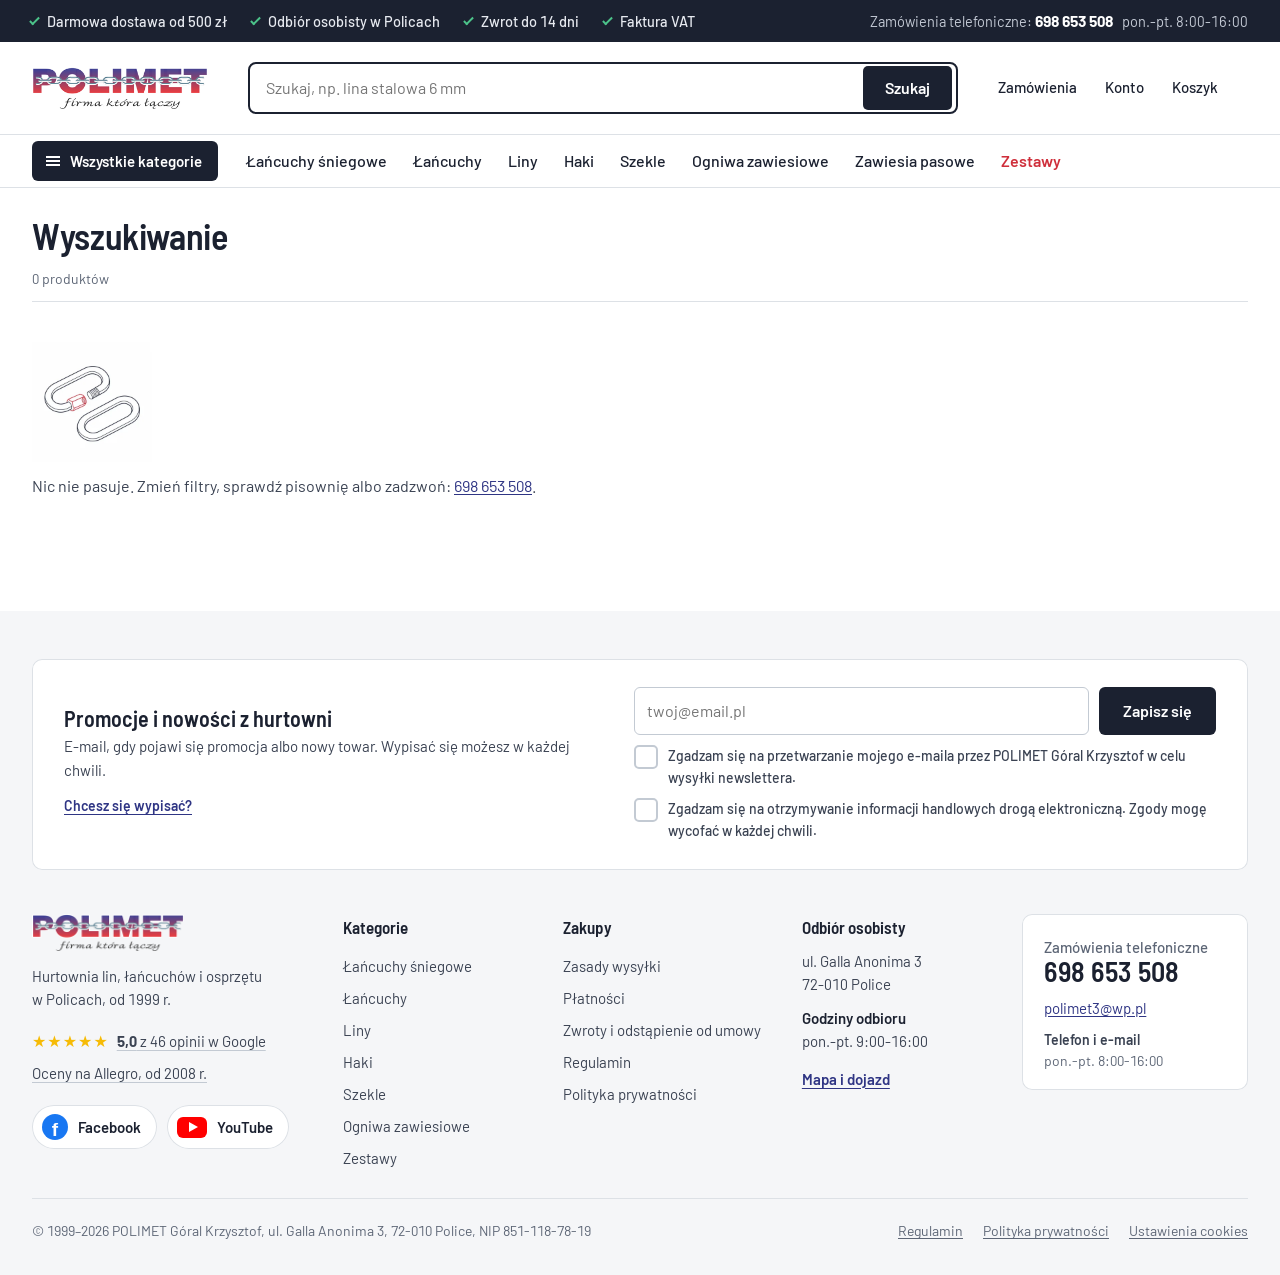
<file: szukaj.html>
<!doctype html>
<html lang="pl">
<head>
<meta charset="utf-8">
<meta name="viewport" content="width=device-width, initial-scale=1">
<title>Wyniki wyszukiwania | Polimet</title>
<meta name="description" content="Wyniki wyszukiwania.">
<meta name="robots" content="noindex">
<link rel="preconnect" href="https://fonts.googleapis.com">
<link rel="preconnect" href="https://fonts.gstatic.com" crossorigin>
<link href="https://fonts.googleapis.com/css2?family=Barlow:wght@400;500;600&family=Barlow+Semi+Condensed:wght@500;600&display=swap" rel="stylesheet">
<link rel="stylesheet" href="css/styl.css">
<link rel="icon" href="data:,">
<script src="dane/dane.js"></script>
<script src="dane/opinie.js"></script>
<script src="js/app.js"></script>
</head>
<body class="str-szukaj">
<a class="pomin" href="#tresc">Przejdź do treści</a>
<header class="gora">
<div class="pasek">
  <div class="w pasek__w">
    <ul class="pasek__lista">
      <li>Darmowa dostawa od 500 zł</li>
      <li>Odbiór osobisty w Policach</li>
      <li>Zwrot do 14 dni</li>
      <li>Faktura VAT</li>
    </ul>
    <p class="pasek__tel">Zamówienia telefoniczne: <a href="tel:+48698653508">698 653 508</a> <span>pon.-pt. 8:00-16:00</span></p>
  </div>
</div>
<div class="naglowek">
  <div class="w naglowek__w">
    <a class="logo" href="index.html"><img src="img/logo-polimet.png" alt="Polimet, sklep z Polic" width="152" height="40"></a>
    <form class="szukaj" action="szukaj.html" role="search">
      <label class="ukryte" for="q">Szukaj w sklepie</label>
      <input id="q" name="q" type="search" placeholder="Szukaj, np. lina stalowa 6 mm" autocomplete="off"
        role="combobox" aria-autocomplete="list" aria-expanded="false" aria-controls="podpowiedzi">
      <button type="submit">Szukaj</button>
      <div class="podp" id="podpowiedzi" role="listbox" aria-label="Podpowiedzi" hidden></div>
    </form>
    <nav class="akcje" aria-label="Konto i koszyk">
      <a class="akcje__tel" href="tel:+48698653508">Zadzwoń</a>
      <a href="#" data-demo>Zamówienia</a>
      <a href="#" data-demo>Konto</a>
      <a class="akcje__kosz" href="koszyk.html">Koszyk <span class="licznik" data-licznik hidden>0</span><span class="akcje__suma" data-suma></span></a>
    </nav>
    <button class="menu-przycisk" type="button" aria-expanded="false" aria-controls="menu">Kategorie</button>
  </div>
</div>
<nav class="katpasek" aria-label="Najważniejsze kategorie"><div class="w katpasek__w"><button class="katpasek__wsz" type="button" aria-expanded="false" aria-controls="menu">Wszystkie kategorie</button><ul><li><a href="kategoria.html?id=22" data-kat="22">Łańcuchy śniegowe</a></li><li><a href="kategoria.html?id=1" data-kat="1">Łańcuchy</a></li><li><a href="kategoria.html?id=9" data-kat="9">Liny</a></li><li><a href="kategoria.html?id=16" data-kat="16">Haki</a></li><li><a href="kategoria.html?id=18" data-kat="18">Szekle</a></li><li><a href="kategoria.html?id=28" data-kat="28">Ogniwa zawiesiowe</a></li><li><a href="kategoria.html?id=107" data-kat="107">Zawiesia pasowe</a></li><li><a class="katpasek__zest" href="zestawy.html" data-zestawy>Zestawy</a></li></ul></div></nav>
</header>
<div class="w uklad">
  <nav class="menu" id="menu" aria-label="Kategorie produktów">
    <p class="menu__tytul">Kategorie</p>
    <ul><li><a href="kategoria.html?id=17" data-kat="17">Bloczki linowe</a></li><li><a href="kategoria.html?id=16" data-kat="16">Haki</a></li><li><a href="kategoria.html?id=30" data-kat="30">Karabińczyki</a></li><li><a href="kategoria.html?id=31" data-kat="31">Kausze</a></li><li><a href="kategoria.html?id=42" data-kat="42">Krętliki</a></li><li><a href="kategoria.html?id=9" data-kat="9">Liny</a></li><li><a href="kategoria.html?id=102" data-kat="102">Liny polipropylenowe</a></li><li><a href="kategoria.html?id=1" data-kat="1">Łańcuchy</a></li><li><a href="kategoria.html?id=22" data-kat="22">Łańcuchy śniegowe</a></li><li><a href="kategoria.html?id=41" data-kat="41">Naciągi i napinacze transportowe</a></li><li><a href="kategoria.html?id=114" data-kat="114">Nakrętki i podkładki</a></li><li><a href="kategoria.html?id=64" data-kat="64">Obejmy do huśtawek</a></li><li><a href="kategoria.html?id=29" data-kat="29">Odciągi łańcuchowe</a></li><li><a href="kategoria.html?id=28" data-kat="28">Ogniwa zawiesiowe</a></li><li><a href="kategoria.html?id=53" data-kat="53">Okrętki</a></li><li><a href="kategoria.html?id=108" data-kat="108">Pasy do mocowania ładunków</a></li><li><a href="kategoria.html?id=62" data-kat="62">Spinacze</a></li><li><a href="kategoria.html?id=18" data-kat="18">Szekle</a></li><li><a href="kategoria.html?id=45" data-kat="45">Śruby i nakrętki z uchem</a></li><li><a href="kategoria.html?id=111" data-kat="111">Śruby klasowe</a></li><li><a href="kategoria.html?id=101" data-kat="101">Śruby rzymskie</a></li><li><a href="kategoria.html?id=96" data-kat="96">Tuleje aluminiowe</a></li><li><a href="kategoria.html?id=19" data-kat="19">Zabezpieczenia</a></li><li><a href="kategoria.html?id=20" data-kat="20">Zaciski linowe</a></li><li><a href="kategoria.html?id=107" data-kat="107">Zawiesia pasowe</a></li></ul>
  </nav>
  <main id="tresc" class="glowna">

    <header class="kat-g"><h1 data-h1>Wyniki wyszukiwania</h1></header>
    <div class="narzedzia"><p data-ile></p></div>
    <ul class="karty karty--lista" data-lista></ul>
    <p class="wiecej" data-wiecej hidden><button class="btn btn--c" type="button">Pokaż więcej produktów</button></p>

  </main>
</div>
<div class="pasek-koszyka" data-pasek-koszyka role="region" aria-label="Szybki zakup" hidden></div>
<script>PMstart();</script>
<footer class="stopka">
  <div class="w">
    <form class="nl" data-newsletter data-tryb="zapisz" novalidate>
      <div class="nl__t"><p class="nl__h">Promocje i nowości z hurtowni</p><p data-nl-opis>E-mail, gdy pojawi się promocja albo nowy towar. Wypisać się możesz w każdej chwili.</p>
        <button class="nl__tryb" type="button" data-nl-tryb>Chcesz się wypisać?</button></div>
      <div class="nl__f"><label class="ukryte" for="nl-email">Adres e-mail</label><input id="nl-email" type="email" name="email" autocomplete="email" placeholder="twoj@email.pl" required><button class="btn btn--s" type="submit">Zapisz się</button>
      <label class="nl__zg"><input type="checkbox" name="zgoda_newsletter_marketing" value="1" required><span>Zgadzam się na przetwarzanie mojego e-maila przez POLIMET Góral Krzysztof w celu wysyłki newslettera.</span></label>
      <label class="nl__zg"><input type="checkbox" name="zgoda_newsletter_info_handlowa" value="1" required><span>Zgadzam się na otrzymywanie informacji handlowych drogą elektroniczną. Zgody mogę wycofać w każdej chwili.</span></label>
      <p class="nl__wynik" data-nl-wynik role="status"></p></div>
    </form>
    <div class="stopka__w">
      <div class="stopka__firma">
        <img src="img/logo-polimet.png" alt="Polimet" width="152" height="40">
        <p>Hurtownia lin, łańcuchów i osprzętu w Policach, od 1999 r.</p>
        <a class="stopka__oc" href="https://www.google.com/maps?cid=14561847575084938255"><span class="op-gw" aria-hidden="true">★★★★★</span><span><b>5,0</b> z 46 opinii w Google</span></a>
        <a class="stopka__oc" href="https://allegro.pl/uzytkownik/polimet-police/oceny"><span>Oceny na Allegro, od 2008 r.</span></a>
        <ul class="social" aria-label="Polimet w mediach społecznościowych">
          <li><a class="social__a social__a--fb" href="https://www.facebook.com/Polimet1" target="_blank" rel="noopener"><span class="social__ik" aria-hidden="true">f</span>Facebook</a></li>
          <li><a class="social__a social__a--yt" href="https://www.youtube.com/channel/UCraJZ-bznx1qrCGjzczqj8Q" target="_blank" rel="noopener"><span class="social__ik" aria-hidden="true"></span>YouTube</a></li>
        </ul>
      </div>
      <nav class="stopka__kol" aria-label="Kategorie w stopce">
        <p class="stopka__tytul">Kategorie</p>
        <ul><li><a href="kategoria.html?id=22">Łańcuchy śniegowe</a></li><li><a href="kategoria.html?id=1">Łańcuchy</a></li><li><a href="kategoria.html?id=9">Liny</a></li><li><a href="kategoria.html?id=16">Haki</a></li><li><a href="kategoria.html?id=18">Szekle</a></li><li><a href="kategoria.html?id=28">Ogniwa zawiesiowe</a></li><li><a href="zestawy.html">Zestawy</a></li></ul>
      </nav>
      <nav class="stopka__kol" aria-label="Informacje o zakupach">
        <p class="stopka__tytul">Zakupy</p>
        <ul><li><a href="strona.html?id=16">Zasady wysyłki</a></li><li><a href="strona.html?id=19">Płatności</a></li>
        <li><a href="strona.html?id=22">Zwroty i odstąpienie od umowy</a></li><li><a href="#" data-demo>Regulamin</a></li><li><a href="#" data-demo>Polityka prywatności</a></li></ul>
      </nav>
      <div class="stopka__kol">
        <p class="stopka__tytul">Odbiór osobisty</p>
        <p>ul. Galla Anonima 3<br>72-010 Police</p>
        <p><span class="stopka__et">Godziny odbioru</span><br>pon.-pt. 9:00-16:00</p>
        <p><a class="stopka__mapa" href="https://www.google.com/maps?cid=14561847575084938255">Mapa i dojazd</a></p>
      </div>
      <div class="stopka__kontakt">
        <p class="stopka__tytul">Zamówienia telefoniczne</p>
        <a class="stopka__tel" href="tel:+48698653508">698 653 508</a>
        <a class="stopka__mail" href="mailto:polimet3@wp.pl">polimet3@wp.pl</a>
        <p><span class="stopka__et">Telefon i e-mail</span><br><span class="nw">pon.-pt. 8:00-16:00</span></p>
      </div>
    </div>
    <div class="stopka__dol">
      <p>© 1999–2026 POLIMET Góral Krzysztof, ul. Galla Anonima 3, 72-010 Police, NIP 851-118-78-19</p>
      <ul><li><a href="#" data-demo>Regulamin</a></li><li><a href="#" data-demo>Polityka prywatności</a></li><li><a href="#" data-demo>Ustawienia cookies</a></li></ul>
    </div>
  </div>
</footer>
</body>
</html>
</file>
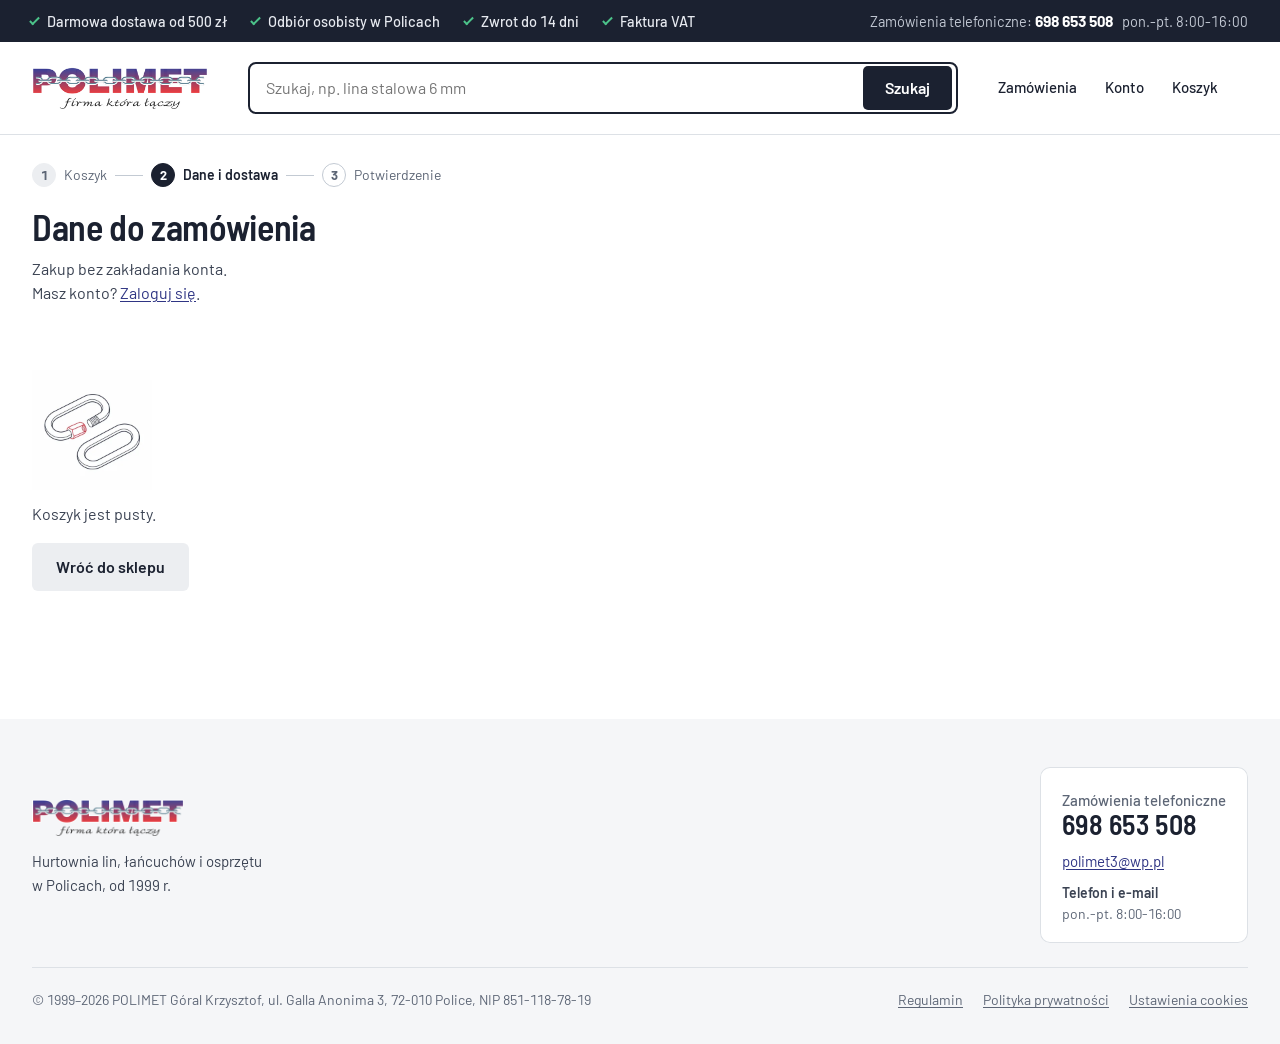
<file: zamowienie.html>
<!doctype html>
<html lang="pl">
<head>
<meta charset="utf-8">
<meta name="viewport" content="width=device-width, initial-scale=1">
<title>Zamówienie | Polimet</title>
<meta name="description" content="Zamówienie.">
<meta name="robots" content="noindex">
<link rel="preconnect" href="https://fonts.googleapis.com">
<link rel="preconnect" href="https://fonts.gstatic.com" crossorigin>
<link href="https://fonts.googleapis.com/css2?family=Barlow:wght@400;500;600&family=Barlow+Semi+Condensed:wght@500;600&display=swap" rel="stylesheet">
<link rel="stylesheet" href="css/styl.css">
<link rel="icon" href="data:,">
<script src="dane/dane.js"></script>
<script src="dane/opinie.js"></script>
<script src="js/app.js"></script>
</head>
<body class="str-zamowienie bez-menu">
<a class="pomin" href="#tresc">Przejdź do treści</a>
<header class="gora">
<div class="pasek">
  <div class="w pasek__w">
    <ul class="pasek__lista">
      <li>Darmowa dostawa od 500 zł</li>
      <li>Odbiór osobisty w Policach</li>
      <li>Zwrot do 14 dni</li>
      <li>Faktura VAT</li>
    </ul>
    <p class="pasek__tel">Zamówienia telefoniczne: <a href="tel:+48698653508">698 653 508</a> <span>pon.-pt. 8:00-16:00</span></p>
  </div>
</div>
<div class="naglowek">
  <div class="w naglowek__w">
    <a class="logo" href="index.html"><img src="img/logo-polimet.png" alt="Polimet, sklep z Polic" width="152" height="40"></a>
    <form class="szukaj" action="szukaj.html" role="search">
      <label class="ukryte" for="q">Szukaj w sklepie</label>
      <input id="q" name="q" type="search" placeholder="Szukaj, np. lina stalowa 6 mm" autocomplete="off"
        role="combobox" aria-autocomplete="list" aria-expanded="false" aria-controls="podpowiedzi">
      <button type="submit">Szukaj</button>
      <div class="podp" id="podpowiedzi" role="listbox" aria-label="Podpowiedzi" hidden></div>
    </form>
    <nav class="akcje" aria-label="Konto i koszyk">
      <a class="akcje__tel" href="tel:+48698653508">Zadzwoń</a>
      <a href="#" data-demo>Zamówienia</a>
      <a href="#" data-demo>Konto</a>
      <a class="akcje__kosz" href="koszyk.html">Koszyk <span class="licznik" data-licznik hidden>0</span><span class="akcje__suma" data-suma></span></a>
    </nav>
    <button class="menu-przycisk" type="button" aria-expanded="false" aria-controls="menu">Kategorie</button>
  </div>
</div>

</header>
<div class="w uklad">
  <nav class="menu" id="menu" aria-label="Kategorie produktów">
    <p class="menu__tytul">Kategorie</p>
    <ul><li><a href="kategoria.html?id=17" data-kat="17">Bloczki linowe</a></li><li><a href="kategoria.html?id=16" data-kat="16">Haki</a></li><li><a href="kategoria.html?id=30" data-kat="30">Karabińczyki</a></li><li><a href="kategoria.html?id=31" data-kat="31">Kausze</a></li><li><a href="kategoria.html?id=42" data-kat="42">Krętliki</a></li><li><a href="kategoria.html?id=9" data-kat="9">Liny</a></li><li><a href="kategoria.html?id=102" data-kat="102">Liny polipropylenowe</a></li><li><a href="kategoria.html?id=1" data-kat="1">Łańcuchy</a></li><li><a href="kategoria.html?id=22" data-kat="22">Łańcuchy śniegowe</a></li><li><a href="kategoria.html?id=41" data-kat="41">Naciągi i napinacze transportowe</a></li><li><a href="kategoria.html?id=114" data-kat="114">Nakrętki i podkładki</a></li><li><a href="kategoria.html?id=64" data-kat="64">Obejmy do huśtawek</a></li><li><a href="kategoria.html?id=29" data-kat="29">Odciągi łańcuchowe</a></li><li><a href="kategoria.html?id=28" data-kat="28">Ogniwa zawiesiowe</a></li><li><a href="kategoria.html?id=53" data-kat="53">Okrętki</a></li><li><a href="kategoria.html?id=108" data-kat="108">Pasy do mocowania ładunków</a></li><li><a href="kategoria.html?id=62" data-kat="62">Spinacze</a></li><li><a href="kategoria.html?id=18" data-kat="18">Szekle</a></li><li><a href="kategoria.html?id=45" data-kat="45">Śruby i nakrętki z uchem</a></li><li><a href="kategoria.html?id=111" data-kat="111">Śruby klasowe</a></li><li><a href="kategoria.html?id=101" data-kat="101">Śruby rzymskie</a></li><li><a href="kategoria.html?id=96" data-kat="96">Tuleje aluminiowe</a></li><li><a href="kategoria.html?id=19" data-kat="19">Zabezpieczenia</a></li><li><a href="kategoria.html?id=20" data-kat="20">Zaciski linowe</a></li><li><a href="kategoria.html?id=107" data-kat="107">Zawiesia pasowe</a></li></ul>
  </nav>
  <main id="tresc" class="glowna">
<ol class="kroki" aria-label="Kroki zamówienia"><li class="zrobione"><b>1</b><span>Koszyk</span></li><li aria-current="step"><b>2</b><span>Dane i dostawa</span></li><li><b>3</b><span>Potwierdzenie</span></li></ol>
    <header class="kat-g"><h1>Dane do zamówienia</h1>
      <p class="kat-g__opis">Zakup bez zakładania konta.<br>Masz konto? <a href="#" data-demo>Zaloguj się</a>.</p></header>
    <div class="zam" data-zamowienie></div>

  </main>
</div>
<div class="pasek-koszyka" data-pasek-koszyka role="region" aria-label="Szybki zakup" hidden></div>
<script>PMstart();</script>
<footer class="stopka">
  <div class="w">
    <form class="nl" data-newsletter data-tryb="zapisz" novalidate>
      <div class="nl__t"><p class="nl__h">Promocje i nowości z hurtowni</p><p data-nl-opis>E-mail, gdy pojawi się promocja albo nowy towar. Wypisać się możesz w każdej chwili.</p>
        <button class="nl__tryb" type="button" data-nl-tryb>Chcesz się wypisać?</button></div>
      <div class="nl__f"><label class="ukryte" for="nl-email">Adres e-mail</label><input id="nl-email" type="email" name="email" autocomplete="email" placeholder="twoj@email.pl" required><button class="btn btn--s" type="submit">Zapisz się</button>
      <label class="nl__zg"><input type="checkbox" name="zgoda_newsletter_marketing" value="1" required><span>Zgadzam się na przetwarzanie mojego e-maila przez POLIMET Góral Krzysztof w celu wysyłki newslettera.</span></label>
      <label class="nl__zg"><input type="checkbox" name="zgoda_newsletter_info_handlowa" value="1" required><span>Zgadzam się na otrzymywanie informacji handlowych drogą elektroniczną. Zgody mogę wycofać w każdej chwili.</span></label>
      <p class="nl__wynik" data-nl-wynik role="status"></p></div>
    </form>
    <div class="stopka__w">
      <div class="stopka__firma">
        <img src="img/logo-polimet.png" alt="Polimet" width="152" height="40">
        <p>Hurtownia lin, łańcuchów i osprzętu w Policach, od 1999 r.</p>
        <a class="stopka__oc" href="https://www.google.com/maps?cid=14561847575084938255"><span class="op-gw" aria-hidden="true">★★★★★</span><span><b>5,0</b> z 46 opinii w Google</span></a>
        <a class="stopka__oc" href="https://allegro.pl/uzytkownik/polimet-police/oceny"><span>Oceny na Allegro, od 2008 r.</span></a>
        <ul class="social" aria-label="Polimet w mediach społecznościowych">
          <li><a class="social__a social__a--fb" href="https://www.facebook.com/Polimet1" target="_blank" rel="noopener"><span class="social__ik" aria-hidden="true">f</span>Facebook</a></li>
          <li><a class="social__a social__a--yt" href="https://www.youtube.com/channel/UCraJZ-bznx1qrCGjzczqj8Q" target="_blank" rel="noopener"><span class="social__ik" aria-hidden="true"></span>YouTube</a></li>
        </ul>
      </div>
      <nav class="stopka__kol" aria-label="Kategorie w stopce">
        <p class="stopka__tytul">Kategorie</p>
        <ul><li><a href="kategoria.html?id=22">Łańcuchy śniegowe</a></li><li><a href="kategoria.html?id=1">Łańcuchy</a></li><li><a href="kategoria.html?id=9">Liny</a></li><li><a href="kategoria.html?id=16">Haki</a></li><li><a href="kategoria.html?id=18">Szekle</a></li><li><a href="kategoria.html?id=28">Ogniwa zawiesiowe</a></li><li><a href="zestawy.html">Zestawy</a></li></ul>
      </nav>
      <nav class="stopka__kol" aria-label="Informacje o zakupach">
        <p class="stopka__tytul">Zakupy</p>
        <ul><li><a href="strona.html?id=16">Zasady wysyłki</a></li><li><a href="strona.html?id=19">Płatności</a></li>
        <li><a href="strona.html?id=22">Zwroty i odstąpienie od umowy</a></li><li><a href="#" data-demo>Regulamin</a></li><li><a href="#" data-demo>Polityka prywatności</a></li></ul>
      </nav>
      <div class="stopka__kol">
        <p class="stopka__tytul">Odbiór osobisty</p>
        <p>ul. Galla Anonima 3<br>72-010 Police</p>
        <p><span class="stopka__et">Godziny odbioru</span><br>pon.-pt. 9:00-16:00</p>
        <p><a class="stopka__mapa" href="https://www.google.com/maps?cid=14561847575084938255">Mapa i dojazd</a></p>
      </div>
      <div class="stopka__kontakt">
        <p class="stopka__tytul">Zamówienia telefoniczne</p>
        <a class="stopka__tel" href="tel:+48698653508">698 653 508</a>
        <a class="stopka__mail" href="mailto:polimet3@wp.pl">polimet3@wp.pl</a>
        <p><span class="stopka__et">Telefon i e-mail</span><br><span class="nw">pon.-pt. 8:00-16:00</span></p>
      </div>
    </div>
    <div class="stopka__dol">
      <p>© 1999–2026 POLIMET Góral Krzysztof, ul. Galla Anonima 3, 72-010 Police, NIP 851-118-78-19</p>
      <ul><li><a href="#" data-demo>Regulamin</a></li><li><a href="#" data-demo>Polityka prywatności</a></li><li><a href="#" data-demo>Ustawienia cookies</a></li></ul>
    </div>
  </div>
</footer>
</body>
</html>
</file>
<file: css/styl.css>
/* Polimet: projekt nowego wyglądu (8.11.2026). Kierunek z projektu 3.11: stal, indygo i czerwień z logo, Barlow. */
/* zapasowe kroje z metrykami Barlow (zmierzone canvas measureText 8.11: Barlow/Arial 0,947 na zdaniach, Semi Condensed 600/Arial 0,8107,
   asc 100 / desc 20): tekst nie zmienia szerokości przy podmianie fontu (CLS) */
@font-face{font-family:'Barlow Zapas';src:local('Arial'),local('Helvetica');size-adjust:94.7%;ascent-override:105.6%;descent-override:21.1%;line-gap-override:0%}
@font-face{font-family:'Barlow Semi Zapas';src:local('Arial Bold'),local('Arial'),local('Helvetica');font-weight:500 700;size-adjust:81.07%;ascent-override:123.35%;descent-override:24.67%;line-gap-override:0%}
:root{
  --stal:#1b2130;--grafit:#3a4252;--szary:#5d6676;--szary2:#8d95a3;
  --cynk:#eceef1;--cynk2:#f5f6f8;--rysa:#dde1e6;--pole:#c3cad3;
  --indygo:#2f3584;--indygo2:#e9eaf5;--czerwien:#cf2f3b;--ok:#23704a;
  --f:'Barlow','Barlow Zapas',system-ui,sans-serif;--t:'Barlow Semi Condensed','Barlow Semi Zapas','Barlow',sans-serif;
  --szer:1800px;--r:6px;
}
*,*::before,*::after{box-sizing:border-box}
[hidden]:not(.licznik){display:none!important}
html{-webkit-text-size-adjust:100%}
body{margin:0;background:#fff;color:var(--stal);font:16px/1.55 var(--f);font-variant-numeric:tabular-nums}
img{max-width:100%;height:auto;display:block}
a{color:var(--indygo);text-underline-offset:2px}
h1,h2,h3,p,ul,ol,figure{margin:0}
ul,ol{padding:0;list-style:none}
button,input,select,textarea{font:inherit;color:inherit}
:focus-visible{outline:3px solid var(--indygo);outline-offset:2px}
.ukryte{position:absolute;width:1px;height:1px;overflow:hidden;clip:rect(0 0 0 0);white-space:nowrap}
.pomin{position:absolute;left:-9999px;top:8px;background:var(--stal);color:#fff;padding:10px 14px;border-radius:var(--r);z-index:30}
.pomin:focus{left:16px}
.w{max-width:var(--szer);margin:0 auto;padding:0 32px}

/* przyciski i pola */
.btn{display:inline-flex;align-items:center;justify-content:center;gap:8px;min-height:48px;padding:0 24px;border:0;border-radius:var(--r);
  font-weight:600;font-size:16px;line-height:1.2;text-decoration:none;cursor:pointer;white-space:nowrap}
.btn--k{background:var(--czerwien);color:#fff}
.btn--s{background:var(--stal);color:#fff}
.btn--c{background:var(--cynk);color:var(--stal)}
.btn--szer{width:100%}
.btn[disabled]{opacity:.5;cursor:not-allowed}
select,input[type=text],input[type=email],input[type=tel],input[type=number],input[type=search],textarea{
  width:100%;min-height:46px;padding:10px 12px;border:1px solid var(--pole);border-radius:var(--r);background:#fff}
textarea{min-height:96px;resize:vertical}
label{display:block;font-size:14px;font-weight:500;color:var(--grafit)}
label > select,label > input,label > textarea{margin-top:6px;color:var(--stal);font-size:16px;font-weight:400}
.h2{font:600 30px/1.1 var(--t);letter-spacing:-.005em}
.cena{font:600 22px/1.1 var(--t);white-space:nowrap}
.cena small{font:400 14px var(--f);color:var(--szary);margin-left:4px}

/* pasek informacji */
.pasek{background:var(--cynk2);font-size:14px;color:var(--szary)}
.pasek__w{display:flex;justify-content:space-between;gap:24px;padding-top:9px;padding-bottom:9px}
.pasek__lista{display:flex;gap:28px}
.pasek__lista li:first-child::before{content:"";display:inline-block;width:7px;height:7px;margin-right:8px;border-radius:50%;background:var(--ok);vertical-align:1px}
.pasek__tel a{color:var(--stal);font-weight:600;text-decoration:none}
.pasek__tel span{margin-left:6px}

/* nagłówek */
.naglowek{border-bottom:1px solid var(--rysa)}
.naglowek__w{display:grid;grid-template-columns:auto 1fr auto;gap:40px;align-items:center;padding-top:20px;padding-bottom:20px}
.logo img{width:152px;height:auto}
.szukaj{position:relative;display:flex;align-items:center;height:52px;padding:4px;border:2px solid var(--stal);border-radius:8px}
.szukaj input{flex:1;border:0;min-height:44px;padding:0 12px;background:transparent}
.szukaj input:focus-visible{outline:3px solid var(--indygo);outline-offset:0;border-radius:4px}
.szukaj:focus-within{border-color:var(--indygo)}
.szukaj button{height:44px;padding:0 22px;border:0;border-radius:5px;background:var(--stal);color:#fff;font-weight:600;cursor:pointer}
.akcje{display:flex;gap:28px;align-items:center;font-size:15px;font-weight:500}
.akcje a{display:inline-flex;align-items:center;min-height:44px;color:var(--stal);text-decoration:none}
.akcje__kosz{display:inline-flex;align-items:center;gap:8px}
.akcje__suma{font-weight:600;font-variant-numeric:tabular-nums}
.akcje__suma:empty{display:none}
.licznik[hidden]{display:inline-grid;visibility:hidden}
.licznik{display:inline-grid;place-items:center;min-width:22px;height:22px;padding:0 6px;border-radius:11px;background:var(--czerwien);color:#fff;font-size:12px;font-weight:600}
.menu-przycisk{display:none}
.akcje .akcje__tel{display:none}

/* układ z menu kategorii */
.uklad{display:grid;grid-template-columns:232px 1fr;gap:44px;padding-top:32px;padding-bottom:72px}
.bez-menu .uklad{grid-template-columns:1fr}
.bez-menu .menu,.bez-menu .menu-przycisk{display:none!important}
.menu__tytul{font:600 20px var(--t);margin-bottom:10px}
.menu li a{display:block;padding:8px 0;border-bottom:1px solid var(--rysa);color:var(--grafit);text-decoration:none;font-size:15px;line-height:1.3}
.menu li a[aria-current]{color:var(--indygo);font-weight:600}
.glowna{min-width:0}

/* strona główna */
.dobor{margin-top:32px;padding:24px;border-radius:8px;background:var(--cynk2)}
.dobor__t{font:600 22px/1.2 var(--t);margin-bottom:16px}
.dobor__pom{margin-top:12px;font-size:14px;color:var(--szary)}
.dobor--kat{margin:0 0 20px;padding:16px 20px}
.sek{margin-top:56px}
.sek .h2{margin-bottom:22px}
.sek__g{display:flex;justify-content:space-between;align-items:baseline}
.kafle{display:grid;grid-template-columns:repeat(4,1fr);gap:20px}
.kafel{display:block;color:var(--stal);text-decoration:none}
.kafel__img{display:grid;place-items:center;aspect-ratio:4/3;border-radius:var(--r);background:var(--cynk);overflow:hidden}
.kafel__img img{width:76%;height:76%;object-fit:contain;mix-blend-mode:multiply}
.kafel b{display:block;margin-top:10px;font-weight:600;line-height:1.3}
.kafel span{font-size:14px;color:var(--szary)}

/* karty produktów (polecane) */
.karty{display:grid;grid-template-columns:repeat(3,1fr);gap:24px}
.kp{display:flex;flex-direction:column;height:100%}
.kp__img{display:grid;place-items:center;aspect-ratio:4/3;border-radius:var(--r);background:var(--cynk);overflow:hidden}
.kp__img img{width:76%;height:76%;object-fit:contain;mix-blend-mode:multiply}
.kp__kat{margin-top:12px;font-size:14px;color:var(--szary)}
.kp__n{display:block;margin-top:2px;color:var(--stal);font-weight:500;line-height:1.35;text-decoration:none}
.kp__dol{display:flex;justify-content:space-between;align-items:center;gap:12px;margin-top:auto;padding-top:14px}
.kp .btn{min-height:44px;padding:0 16px;font-size:15px}

/* okruszki, nagłówek kategorii */
.okr{display:flex;flex-wrap:wrap;gap:6px;margin-bottom:14px;font-size:14px;color:var(--szary)}
.okr a{display:inline-block;padding:4px 0;color:var(--szary)}
.okr > *:not(:last-child)::after{content:"/";margin-left:6px;color:var(--szary2)}
.kat-g h1{font:600 36px/1.1 var(--t);letter-spacing:-.01em}
.kat-g__opis{margin-top:10px;color:var(--grafit);max-width:66ch}
/* podkategorie jako kafelki: zdjęcie, nazwa w 1-2 liniach, liczba produktów (11.11: czytelniejsze niż pigułki) */
/* flex zamiast siatki: kafelki rosną do 360 px, 5 pozycji mieści się w jednym rzędzie od 1280 px */
.podkat{display:flex;flex-wrap:wrap;gap:12px;margin:22px 0}
.podkat > li{flex:1 1 210px;max-width:360px;display:flex}
.podkat a{flex:1}
.podkat a{display:flex;align-items:center;gap:14px;min-height:80px;padding:10px 16px 10px 10px;border:1px solid var(--pole);border-radius:10px;background:#fff;color:var(--stal);text-decoration:none}
.podkat__img{flex:none;display:grid;place-items:center;width:76px;height:58px;border-radius:6px;background:var(--cynk2);overflow:hidden}
.podkat__img img{width:100%;height:100%;object-fit:contain;mix-blend-mode:multiply}
.podkat__t{display:grid;gap:3px;min-width:0}
.podkat__t b{font:600 16px/1.25 var(--t)}
.podkat__t span{font-size:13px;line-height:1.3;color:var(--szary)}
.podkat a[aria-current]{background:var(--stal);border-color:var(--stal);color:#fff}
.podkat a[aria-current] .podkat__t span{color:#c9ced8}
.podkat a[aria-current] .podkat__img{background:#fff}
.podkat a:focus-visible{outline:3px solid var(--indygo);outline-offset:2px}
@media (max-width:640px){
  /* telefon: przewijany rząd kart z dużym zdjęciem; widać kawałek kolejnej karty, więc wiadomo, że jest ich więcej.
     Lista jedna pod drugą wypychała dobór rozmiaru i produkty poza pierwszy ekran. */
  .podkat{flex-wrap:nowrap;overflow-x:auto;scroll-snap-type:x mandatory;scroll-padding:0 16px;gap:10px;margin:18px -16px;padding:0 16px 6px;scrollbar-width:none}
  .podkat::-webkit-scrollbar{display:none}
  .podkat > li{flex:0 0 41%;max-width:none;scroll-snap-align:start}
  .podkat a{flex-direction:column;align-items:stretch;gap:8px;min-height:0;padding:8px}
  .podkat__img{width:100%;height:auto;aspect-ratio:4/3}
  .podkat__t b{font-size:15px;line-height:1.2}
}
.narzedzia{display:flex;justify-content:space-between;align-items:center;gap:16px;padding:12px 0;border-bottom:1px solid var(--rysa);font-size:14px;color:var(--szary)}
.narzedzia label{display:flex;align-items:center;gap:8px;font-weight:400;color:var(--szary)}
.narzedzia select{width:auto;min-height:44px;margin:0;padding:6px 10px;font-size:16px}

/* lista produktów w wierszach: zdjęcie, nazwa, cena, ilość, koszyk */
.wiersz{display:grid;grid-template-columns:88px 1fr auto auto;gap:20px;align-items:center;padding:14px 0;border-bottom:1px solid var(--rysa)}
.wiersz__img{display:grid;place-items:center;width:88px;height:72px;border-radius:var(--r);background:var(--cynk);overflow:hidden}
.wiersz__img img{width:84%;height:84%;object-fit:contain;mix-blend-mode:multiply}
.wiersz__n{display:flex;align-items:center;min-height:44px;padding:0;color:var(--stal);font-weight:500;line-height:1.35;text-decoration:none}
.wiersz__m{margin-top:0;font-size:14px;color:var(--szary)}
.wiersz__m .ok{color:var(--ok)}
.w-kosz{display:block;font-size:14px;font-weight:600;color:var(--indygo)}
.w-kosz:empty{display:none}
.wiersz__c{text-align:right}
.wiersz__c .netto{display:block;font-size:14px;color:var(--szary)}
.dodaj{display:flex;gap:8px}
.dodaj input{width:72px;min-height:42px;text-align:center}
.dodaj .btn{min-height:44px;padding:0 16px;font-size:15px}
.pusto{padding:40px 0;color:var(--grafit)}
.pusto--duze{max-width:640px;padding:48px 0 80px}
.pusto--duze h1{margin-bottom:12px;line-height:1.15}
.pusto--duze a[href^="tel"]{white-space:nowrap}
.pusto--duze p{color:var(--grafit)}
.pusto--duze p + p{margin-top:24px}
.wiecej{margin-top:24px;text-align:center}
/* opis kategorii na dole: spokojny panel poradnika (11.11). Jedna kolumna ok. 75 znaków, śródtytuły oddzielone cienką linią,
   nazwy w „Nazwa: opis” wyróżnione; mniejszy, szary tekst, żeby nie konkurował z produktami. */
.kat-opis{max-width:640px;margin-top:56px;padding:32px 40px 30px;border-radius:10px;background:var(--cynk2);color:var(--grafit);font-size:16px;line-height:1.6}
.kat-opis h2{max-width:560px;font:600 20px/1.25 var(--t);color:var(--stal);margin:0 0 14px}
.kat-opis__t{max-width:560px}
.kat-opis h3{margin:18px 0 6px;padding-top:16px;border-top:1px solid var(--rysa);font:600 16px/1.3 var(--t);color:var(--stal)}
.kat-opis__t > h3:first-child{margin-top:0;padding-top:0;border-top:0}
.kat-opis p{margin:0 0 8px}
.kat-opis p b{font-weight:600;color:var(--stal)}
@media (max-width:640px){.kat-opis{margin-top:40px;padding:22px 18px 22px;font-size:16px}.kat-opis h2{font-size:19px}}

/* karta produktu */
.karta{display:grid;grid-template-columns:minmax(0,1fr) 380px;grid-template-areas:'t k' 'i k' 'd k';column-gap:48px;align-items:start}
.karta__tyt{grid-area:t}
.karta__img{grid-area:i;margin-top:20px}
.karta__det{grid-area:d}
.karta__rozm{margin-top:56px}
.karta .kup{grid-area:k;grid-row:1/4}
.karta__img{display:grid;place-items:center;aspect-ratio:1;border-radius:8px;background:var(--cynk);overflow:hidden}
.karta__img img{width:80%;height:80%;object-fit:contain;mix-blend-mode:multiply}
.karta h1{font:600 32px/1.12 var(--t);letter-spacing:-.005em}
.karta__kod{margin-top:6px;font-size:14px;color:var(--szary)}
.kup{position:sticky;top:20px;padding:24px;border:1px solid var(--rysa);border-radius:8px}
.kup .cena{font-size:34px}
.kup__netto{margin-top:2px;font-size:14px;color:var(--szary)}
.kup__dost{margin-top:14px;font-size:15px}
.kup__dost .ok{color:var(--ok);font-weight:600}
.kup__ilosc{display:grid;grid-template-columns:120px 1fr;gap:10px;margin-top:18px}
.kup__ilosc input{text-align:center;min-height:52px;font-size:18px}
.kup__ilosc .btn{min-height:52px}
.kup__info{margin-top:20px;border-top:1px solid var(--rysa)}
.kup__info li{padding:12px 0;border-bottom:1px solid var(--rysa);font-size:14px;color:var(--grafit)}
.kup__info b{display:block;color:var(--stal);font-size:15px}
.dodano{margin-top:12px;padding:10px 12px;border-radius:var(--r);background:#e7f2ec;color:var(--ok);font-size:14px;font-weight:500}
.dodano a{color:var(--ok);font-weight:600}
.blok{margin-top:36px}
.blok h2{font:600 24px var(--t);margin-bottom:14px}
.param{width:100%;border-collapse:collapse;font-size:15px}
.param th,.param td{padding:10px 12px;border-bottom:1px solid var(--rysa);text-align:left;vertical-align:top}
.param th{width:40%;font-weight:500;color:var(--szary);background:var(--cynk2)}
.opis p{max-width:60ch}
.opis p+p{margin-top:10px}
.rozm{width:100%;border-collapse:collapse;font-size:15px}
.rozm th{padding:8px 12px;text-align:left;font-size:14px;font-weight:500;color:var(--szary);border-bottom:1px solid var(--rysa)}
.rozm td{padding:10px 12px;border-bottom:1px solid var(--rysa)}
.rozm td a{display:inline-flex;align-items:center;min-height:44px}
.rozm td:last-child,.rozm th:last-child{text-align:right;white-space:nowrap}
.rozm tr[aria-current] td{background:var(--indygo2);font-weight:600}

/* koszyk i zamówienie */
.koszyk,.zam{display:grid;grid-template-columns:minmax(0,1fr) 380px;gap:40px;align-items:start;margin-top:24px}
.poz{display:grid;grid-template-columns:88px 1fr auto auto auto;gap:18px;align-items:center;padding:16px 0;border-bottom:1px solid var(--rysa)}
.poz:first-child{border-top:1px solid var(--rysa)}
.poz input{width:76px;text-align:center}
.poz__usun{min-height:44px;border:0;background:none;color:var(--szary);text-decoration:underline;cursor:pointer;font-size:14px;padding:8px}
.podsum{padding:24px;border-radius:8px;background:var(--cynk2)}
.podsum h2{font:600 22px var(--t);margin-bottom:14px}
.podsum dl{display:grid;grid-template-columns:1fr auto;gap:8px 0;font-size:15px}
.podsum dd{padding-left:16px}
.podsum dt{color:var(--grafit)}
.podsum dd{margin:0;text-align:right;white-space:nowrap}
.podsum .razem{padding-top:12px;margin-top:4px;border-top:1px solid var(--pole);font-weight:600;font-size:18px}
.podsum .btn{margin-top:18px}
.zam-skrot{display:none}
@media (max-width:1080px){
  .zam{row-gap:28px}
  .zam-skrot{display:block;border:1px solid var(--rysa);border-radius:8px;background:var(--cynk2)}
  .zam-skrot summary{display:flex;justify-content:space-between;align-items:center;gap:12px;min-height:52px;padding:0 16px;cursor:pointer;list-style:none}
  .zam-skrot summary::-webkit-details-marker{display:none}
  .zam-skrot summary b{font-size:18px}
  .zam-skrot__pokaz{font-size:14px;color:var(--indygo);font-weight:600;text-decoration:underline;text-underline-offset:2px}
  .zam-skrot__pokaz::after{content:", pokaż"}
  .zam-skrot[open] .zam-skrot__pokaz::after{content:", ukryj"}
  .zam-skrot ul{margin:0;padding:4px 16px 0;list-style:none;border-top:1px solid var(--rysa)}
  .zam-skrot li{display:flex;justify-content:space-between;gap:16px;padding:10px 0;font-size:15px;color:var(--grafit)}
  .zam-skrot li b{white-space:nowrap;color:var(--stal)}
  .zam-skrot > a{display:inline-block;padding:8px 16px 14px;font-size:14px}
}
.prog{margin-top:12px;font-size:14px;color:var(--grafit)}
.prog a{display:inline-flex;align-items:center;min-height:44px}
.wybor{margin-top:24px;border:0;padding:0}
.wybor legend{font:600 20px var(--t);margin-bottom:10px;padding:0}
.opcja{display:flex;align-items:flex-start;gap:12px;padding:14px 16px;border:1px solid var(--pole);border-radius:var(--r);cursor:pointer;font-size:15px;font-weight:400;color:var(--stal)}
.opcja + .opcja{margin-top:8px}
.opcja input{margin-top:4px;accent-color:var(--stal)}
.opcja span{flex:1;min-width:0;overflow-wrap:anywhere}
.opcja small{display:block;color:var(--szary);font-size:14px}
.opcja b{white-space:nowrap}
.opcja:has(input:checked){border-color:var(--stal);box-shadow:inset 0 0 0 1px var(--stal)}
.pola{display:grid;grid-template-columns:1fr 1fr;gap:16px}
.pola .cala{grid-column:1/-1}
.pola small{display:block;margin-top:4px;font-size:14px;font-weight:400;color:var(--szary)}
.przel{display:inline-flex;padding:4px;border-radius:8px;background:var(--cynk);margin-bottom:18px}
.przel label{display:flex;align-items:center;min-height:40px;padding:0 16px;border-radius:6px;cursor:pointer;font-size:15px;color:var(--stal)}
.przel input{position:absolute;opacity:0}
.przel label:has(input:checked){background:#fff;font-weight:600;box-shadow:0 1px 2px rgba(27,33,48,.12)}
.przel label:has(input:focus-visible){outline:3px solid var(--indygo);outline-offset:1px}
.zgoda{display:flex;gap:10px;align-items:flex-start;margin-top:16px;font-size:14px;font-weight:400;color:var(--grafit)}
.zgoda input{margin-top:3px;width:24px;height:24px;flex:none;accent-color:var(--stal)}
.blad{margin-top:6px;color:var(--czerwien);font-size:14px;font-weight:500}
.zam h2{font:600 22px var(--t);margin:28px 0 14px}
.zam h2:first-child{margin-top:0}
.potw{max-width:640px;padding:40px 0}
.potw h1{font:600 36px/1.1 var(--t)}
.potw p{margin-top:12px;color:var(--grafit)}
.potw dl{display:grid;grid-template-columns:auto 1fr;gap:6px 20px;margin-top:20px}
.potw dt{color:var(--szary)}
.potw dd{margin:0;font-weight:500}
.info h1{font:600 34px/1.1 var(--t);margin-bottom:18px}
.info p{color:var(--grafit);max-width:72ch}
.info p+p{margin-top:12px}

/* stopka */
.pasek-koszyka{display:none}

/* tablet */
@media (max-width:1080px){
  .naglowek__w{grid-template-columns:auto 1fr auto;gap:24px}
  .akcje a[data-demo]{display:none}
  .uklad{grid-template-columns:1fr;gap:0}
  .menu{display:none}
  .menu.otwarte{display:block;margin-bottom:24px}
  .menu ul{columns:2;column-gap:32px}
  .menu-przycisk{display:inline-flex;align-items:center;min-height:44px;padding:0 16px;border:1px solid var(--pole);border-radius:var(--r);background:#fff;font-weight:600;cursor:pointer;grid-column:1/-1;justify-self:start}
  .kafle{grid-template-columns:repeat(3,1fr)}
  .koszyk,.zam{grid-template-columns:1fr}
  .karta{grid-template-columns:1fr;grid-template-areas:'t' 'i' 'k' 'd'}
  .karta .kup{grid-row:auto;margin-top:24px}
  .kup{position:static}
  .pasek__lista li:nth-child(n+3){display:none}
}

/* telefon */
@media (max-width:640px){
  .w{padding:0 16px}
  .pasek__w{justify-content:center}
  .pasek__lista li:nth-child(n+2),.pasek__tel{display:none}
  .naglowek__w{grid-template-columns:1fr auto;gap:12px;padding-top:12px;padding-bottom:12px}
  .logo{display:inline-flex;align-items:center;min-height:44px}
  .logo img{width:124px}
  .szukaj{grid-column:1/-1;order:3;height:56px}
  .szukaj button{padding:0 16px}
  .akcje{gap:16px}
  .akcje .akcje__tel{display:inline-flex}
  .menu-przycisk{order:4;width:100%;justify-content:center}
  .menu ul{columns:1}
  .uklad{padding-top:20px;padding-bottom:96px}
  .dobor{padding:18px;margin-left:-4px;margin-right:-4px}
  .h2{font-size:24px}
  .kafle{grid-template-columns:repeat(2,1fr);gap:14px}
  .karty{grid-template-columns:1fr 1fr;gap:16px}
  .kp__dol{flex-direction:column;align-items:flex-start}
  .kp .btn{width:100%}
  .kat-g h1,.karta h1{font-size:28px}
  .wiersz{grid-template-columns:72px 1fr;gap:12px}
  .wiersz__img{width:72px;height:64px}
  .wiersz__c{grid-column:2;text-align:left}
  .wiersz__c .netto{display:inline;margin-left:6px}
  .dodaj{grid-column:2}
  .poz{grid-template-columns:64px 1fr auto;gap:10px 12px}
  .poz .wiersz__img{width:64px;height:56px}
  .poz__ilosc{grid-column:2}
  .poz__suma{grid-column:3;grid-row:2;text-align:right}
  .poz__usun{grid-column:3;grid-row:1;align-self:start}
  .pola{grid-template-columns:1fr}
  .kup{border:0;padding:0}
  .okr > *:not(:nth-last-child(2)){display:none}
  .okr a{display:inline-flex;align-items:center;min-height:44px}
  .okr > :nth-last-child(2)::before{content:"Wróć:";display:inline-block;margin-right:.3em;color:var(--szary)}
  .okr > :nth-last-child(2)::after{content:none}
  .kroki li:not([aria-current]) span{display:none}
  .kroki li:not(:last-child)::after{width:16px}
  .pk-t{font-size:14px;color:var(--szary)}
  .str-koszyk .uklad{padding-bottom:110px}
  .str-produkt .pasek-koszyka:not([hidden]),.str-koszyk .pasek-koszyka:not([hidden]){display:flex;position:fixed;left:0;right:0;bottom:0;z-index:20;align-items:center;justify-content:space-between;gap:12px;
    padding:10px 16px calc(10px + env(safe-area-inset-bottom));background:#fff;box-shadow:0 -1px 0 var(--rysa),0 -8px 24px rgba(27,33,48,.08)}
  .pasek-koszyka .btn{flex:1;max-width:220px}
}
/* zachęta 8.11: górny ekran, sezon, ceny od, dla firm, postęp darmowej dostawy */
.start{display:grid;grid-template-columns:minmax(0,1.15fr) minmax(0,1fr);gap:40px;align-items:center}
.start__haslo{display:flex;align-items:center;gap:10px;font:500 16px var(--f);color:var(--czerwien);margin-bottom:12px}
.start__haslo::before{content:"";width:28px;height:2px;background:var(--czerwien)}
.start h1{font:600 44px/1.06 var(--t);letter-spacing:-.012em;max-width:none}
.start__lead{margin-top:14px;font-size:18px;color:var(--grafit);max-width:52ch}
.start__cta{display:flex;flex-wrap:wrap;gap:12px;margin-top:24px}
.fakty{display:grid;grid-template-columns:repeat(4,1fr);gap:16px;margin-top:32px;padding-top:20px;border-top:1px solid var(--rysa)}
.fakty li{font-size:14px;line-height:1.35;color:var(--szary)}
.fakty b{display:block;font:600 24px/1.1 var(--t);color:var(--stal);margin-bottom:4px}
.start__kafle{display:grid;grid-template-columns:1fr 1fr;gap:12px}
.start__kafel{display:block;padding:12px 12px 14px;border-radius:8px;background:var(--cynk2);color:var(--stal);text-decoration:none}
.start__img{display:grid;place-items:center;aspect-ratio:4/3;border-radius:6px;background:#fff;overflow:hidden}
.start__img img{width:80%;height:80%;object-fit:contain}
.start__kafel b{display:block;margin-top:10px;font:600 18px/1.2 var(--t)}
.start__kafel span{font-size:14px;color:var(--grafit)}
.sezon{display:grid;grid-template-columns:minmax(0,1fr) 260px;gap:32px;align-items:center;margin-top:48px;padding:32px;border-radius:10px;background:var(--stal);color:#fff}
.sezon__kiedy{font-size:15px;font-weight:500;color:#aab3c5}
.sezon h2{margin-top:4px;font:600 32px/1.1 var(--t);letter-spacing:-.005em}
.sezon__tekst > p{margin-top:8px;color:#d3d8e2;max-width:58ch}
.sezon label{color:#d3d8e2}
.sezon__pom{font-size:14px}
.sezon__img{display:grid;place-items:center;aspect-ratio:1;border-radius:8px;background:#fff;overflow:hidden}
.sezon__img img{width:90%;height:90%;object-fit:contain}
.sezon :focus-visible{outline-color:#fff}
.sek__opis{font-size:14px;color:var(--szary)}
.kafel .od{display:block;margin-top:2px;font-size:14px;color:var(--grafit)}
.kafel .od b{display:inline;margin:0;font-weight:600;color:var(--stal)}
.firmy{padding:32px;border-radius:10px;background:var(--indygo2)}
.firmy .h2{margin-bottom:18px}
.firmy__lista{display:grid;grid-template-columns:repeat(4,1fr);gap:24px}
.firmy__lista li{font-size:15px;color:var(--grafit)}
.firmy__lista b{display:block;margin-bottom:4px;font:600 18px/1.2 var(--t);color:var(--stal)}
.kat-g--obraz{display:grid;grid-template-columns:minmax(0,1fr) auto;gap:24px;align-items:start}
.kat-g__img{display:grid;place-items:center;width:168px;aspect-ratio:4/3;border-radius:8px;background:var(--cynk);overflow:hidden}
.kat-g__img img{width:82%;height:82%;object-fit:contain;mix-blend-mode:multiply}
.kat-g__fakty{display:flex;flex-wrap:wrap;gap:6px 18px;margin-top:12px;font-size:14px;color:var(--grafit)}
.kat-g__fakty b{color:var(--stal)}
.postep{margin-top:14px}
.postep__pasek{height:8px;border-radius:4px;background:var(--rysa);overflow:hidden}
.postep__pasek span{display:block;height:100%;background:var(--ok)}
.postep p{margin-top:8px;font-size:14px;color:var(--grafit)}
.postep--ok p{color:var(--ok);font-weight:600}
.kup__gratis{margin-top:10px;font-size:14px;color:var(--grafit)}
.kup__gratis b{color:var(--ok)}
@media (max-width:1080px){
  .start{grid-template-columns:1fr}
  .fakty{grid-template-columns:repeat(2,1fr)}
  .firmy__lista{grid-template-columns:1fr 1fr}
}
@media (max-width:640px){
  .start h1{font-size:32px}
  .start__lead{font-size:16px}
  .start__cta .btn{flex:1}
  .start__kafel b{font-size:16px}
  .sezon{grid-template-columns:1fr;padding:22px 18px;margin-left:-4px;margin-right:-4px}
  .sezon h2{font-size:26px}
  .sezon__img{display:none}
  .firmy{padding:22px 18px}
  .firmy__lista{grid-template-columns:1fr;gap:16px}
  .kat-g--obraz{grid-template-columns:1fr}
  .kat-g__img{display:none}
}
.wiecej-tekst{display:inline;padding:12px 0;margin:-12px 0;line-height:inherit;border:0;background:none;color:var(--indygo);font-weight:600;text-decoration:underline;text-underline-offset:2px;cursor:pointer}
/* kontrolki formularzy (8.11, trzecia runda): własne strzałki, wybór, zaznaczenie; bez SVG */
select{-webkit-appearance:none;appearance:none;padding-right:40px;cursor:pointer;
  background-image:linear-gradient(45deg,transparent 50%,var(--grafit) 50%),linear-gradient(135deg,var(--grafit) 50%,transparent 50%);
  background-position:calc(100% - 21px) 52%,calc(100% - 15px) 52%;background-size:6px 6px,6px 6px;background-repeat:no-repeat}
input[type=search]::-webkit-search-cancel-button,input[type=search]::-webkit-search-decoration{-webkit-appearance:none;appearance:none}
input[type=radio]:not(.przel input),input[type=checkbox]{-webkit-appearance:none;appearance:none;display:inline-grid;place-content:center;flex:none;width:24px;height:24px;margin:0;border:2px solid var(--pole);background:#fff;cursor:pointer}
input[type=radio]:not(.przel input){border-radius:50%}
input[type=radio]:not(.przel input)::before{content:"";width:10px;height:10px;border-radius:50%;background:var(--stal);transform:scale(0)}
input[type=radio]:not(.przel input):checked{border-color:var(--stal)}
input[type=radio]:not(.przel input):checked::before{transform:scale(1)}
input[type=checkbox]{border-radius:5px}
input[type=checkbox]::before{content:"";width:6px;height:11px;margin-top:-3px;border:solid #fff;border-width:0 3px 3px 0;transform:rotate(45deg) scale(0)}
input[type=checkbox]:checked{background:var(--stal);border-color:var(--stal)}
input[type=checkbox]:checked::before{transform:rotate(45deg) scale(1)}
[aria-invalid=true]{border-color:var(--czerwien)!important}
.opcja input{margin-top:1px}
.zgoda input{margin-top:0}
.ilosc{border-color:var(--pole)}
.ilosc input{min-width:0}
.ilosc button{display:grid;place-items:center;background:var(--cynk2);font:500 24px/1 var(--f);color:var(--stal)}
.ilosc button:first-child{border-right:1px solid var(--rysa);border-radius:5px 0 0 5px}
.ilosc button:last-child{border-left:1px solid var(--rysa);border-radius:0 5px 5px 0}
.ilosc input{border:0!important;font-weight:600;font-size:17px}
/* dobór łańcuchów: pole jak napis na boku opony 185 / 65 R 15 */
.opona-f{display:grid;grid-template-columns:minmax(0,1fr) auto;gap:14px;align-items:stretch;margin-top:22px}
.opona{display:grid;grid-template-columns:minmax(0,1.25fr) auto minmax(0,1fr) auto minmax(0,1fr);align-items:end;min-width:0;margin:0;padding:10px 16px 6px;border:2px solid var(--pole);border-radius:10px;background:#fff;color:var(--stal)}
.opona:focus-within{border-color:var(--indygo);box-shadow:0 0 0 3px var(--indygo2)}
.opona__pole{min-width:0;color:var(--szary)}
.opona .opona__et{display:block;font-size:14px;font-weight:500;line-height:1.2;color:var(--szary)}
.opona select{display:block;width:100%;min-height:50px;margin:0;padding:0 26px 0 0;border:0;background-color:transparent;
  font:600 34px/1 var(--t);color:var(--stal);background-position:calc(100% - 12px) 55%,calc(100% - 6px) 55%}
.opona select.pusty{color:var(--szary2);font-size:24px}
.opona select:focus-visible{outline:3px solid var(--indygo);outline-offset:2px;border-radius:4px}
.opona__sep{padding:0 12px 9px;font:500 32px/1 var(--t);color:var(--szary2)}
.opona__btn{min-height:auto;padding:0 28px;font-size:17px}
.sezon__pom{margin-top:12px;font-size:15px;color:#d3d8e2}
.sezon__pom a{color:#fff;font-weight:600}
.opona-f--kat{grid-template-columns:minmax(0,460px) minmax(0,1fr);margin-top:10px;align-items:center}
.opona__wynik{display:flex;flex-wrap:wrap;align-items:center;gap:10px 16px;font-size:15px;color:var(--grafit)}
.opona__wynik b{color:var(--stal)}
.dobor--kat{padding:18px 20px}
.dobor--kat .dobor__t{font-size:20px;margin:0}
.kup__razem{margin-top:12px;font-size:16px;color:var(--grafit)}
.kup__razem b{font:600 22px var(--t);color:var(--stal);margin-left:4px}
.rozm__wsp{margin:-6px 0 12px;font-size:15px;color:var(--szary)}
.rozm__c{white-space:nowrap;font-weight:600}
.rozm__c small{font-weight:400;color:var(--szary)}
.rozm__ten{display:inline-block;margin-left:6px;padding:1px 8px;border-radius:10px;background:var(--stal);color:#fff;font-size:14px;font-weight:500}
.rozm td:first-child{min-width:12ch}
/* dopracowanie UI/UX 8.11 */
html{scroll-padding-top:16px}
.ok-kropka::before{content:"";display:inline-block;width:8px;height:8px;margin-right:6px;border-radius:50%;background:var(--ok);vertical-align:1px}
/* podpowiedzi wyszukiwarki */
.podp{position:absolute;left:-2px;right:-2px;top:calc(100% + 6px);z-index:25;max-height:min(70vh,520px);overflow:auto;padding:8px;border:1px solid var(--pole);border-radius:8px;background:#fff;box-shadow:0 16px 40px -16px rgba(27,33,48,.35)}
.podp__t{padding:8px 10px 4px;font-size:13px;font-weight:600;color:var(--szary)}
.podp__o{display:grid;grid-template-columns:44px 1fr auto;gap:12px;align-items:center;min-height:52px;padding:6px 10px;border-radius:6px;color:var(--stal);text-decoration:none;font-size:15px;line-height:1.3}
.podp__o--k{grid-template-columns:1fr auto;min-height:44px}
.podp__o[aria-selected=true]{background:var(--indygo2)}
.podp__o img{width:44px;height:36px;object-fit:contain;mix-blend-mode:multiply;background:var(--cynk);border-radius:4px}
.podp__o .cena{font-size:17px}
.podp__o span{color:var(--szary);font-size:14px}
.podp__wsz{display:block;margin-top:4px;padding:12px 10px;border-top:1px solid var(--rysa);font-weight:600;color:var(--indygo);text-decoration:none}
/* ilość z +/- */
.ilosc{display:inline-grid;grid-template-columns:44px minmax(48px,64px) 44px;border:1px solid var(--pole);border-radius:var(--r);background:#fff}
.ilosc button{border:0;background:none;font-size:20px;font-weight:500;color:var(--stal);cursor:pointer;min-height:44px}
.ilosc input{width:100%;min-height:44px;border:0;border-left:1px solid var(--rysa);border-right:1px solid var(--rysa);border-radius:0;text-align:center;padding:0;-moz-appearance:textfield}
.ilosc input::-webkit-inner-spin-button,.ilosc input::-webkit-outer-spin-button{-webkit-appearance:none;margin:0}
.dodaj .ilosc{grid-template-columns:44px 52px 44px}
.kup__ilosc{grid-template-columns:auto 1fr}
.kup__ilosc .ilosc{grid-template-columns:48px 64px 48px}
.kup__ilosc .ilosc button,.kup__ilosc .ilosc input{min-height:52px}
.poz .ilosc{grid-template-columns:44px 56px 44px}
/* filtry z parametrów */
.filtry{display:flex;flex-wrap:wrap;gap:14px 16px;align-items:end;margin:0 0 16px;padding:16px 20px;border-radius:8px;background:var(--cynk2)}
.filtry label{min-width:150px}
.filtry .btn{min-height:46px}
/* potwierdzenie dodania */
.notka{position:fixed;left:50%;bottom:24px;z-index:40;transform:translateX(-50%);display:flex;gap:16px;align-items:center;max-width:min(92vw,560px);padding:14px 18px;border-radius:8px;background:var(--stal);color:#fff;font-size:15px;box-shadow:0 16px 40px -16px rgba(27,33,48,.6)}
.notka a{color:#fff;font-weight:600;white-space:nowrap}
.str-produkt .notka{bottom:calc(84px + env(safe-area-inset-bottom))}
/* kroki zamówienia */
.kroki{display:flex;gap:8px;margin-bottom:20px;font-size:14px;color:var(--szary)}
.kroki li{display:flex;align-items:center;gap:8px}
.kroki li:not(:last-child)::after{content:"";width:28px;height:1px;background:var(--pole)}
.kroki b{display:inline-grid;place-items:center;width:24px;height:24px;border-radius:50%;border:1px solid var(--pole);font-size:13px}
.kroki [aria-current] {color:var(--stal);font-weight:600}
.kroki [aria-current] b{background:var(--stal);border-color:var(--stal);color:#fff}
.kroki .zrobione b{background:var(--cynk);border-color:var(--cynk)}
.dalej{display:inline-block;margin-top:6px;padding:10px 0}
.rozm .dodaj{justify-content:flex-end}
@media (max-width:640px){
  .opona-f,.opona-f--kat{grid-template-columns:1fr}
  .opona{padding:8px 10px 4px}
  .opona select{font-size:28px}
  .opona select.pusty{font-size:20px}
  .opona__sep{padding:0 6px 8px;font-size:26px}
  .opona__btn{min-height:52px}
  .filtry label{min-width:calc(50% - 8px);flex:1}
  .notka{left:16px;right:16px;transform:none;max-width:none}
  .rozm thead{display:none}
  .rozm tr{display:grid;grid-template-columns:1fr auto;gap:8px 12px;padding:12px 0;border-bottom:1px solid var(--rysa)}
  .rozm td{padding:0;border:0}
  .rozm td:last-child{grid-column:1/-1;text-align:left}
  .rozm .dodaj{justify-content:flex-start}
}
@media (prefers-reduced-motion:reduce){*{scroll-behavior:auto!important}}

/* wąskie telefony (320-360): nic nie wystaje poza ekran */
@media (max-width:640px){
  .karta{grid-template-columns:minmax(0,1fr)}
  a[href^="tel:"]:not(.btn):not(.stopka__tel){display:inline-block;padding:12px 0;margin:-12px 0}
}
@media (max-width:360px){
  .kup__ilosc{grid-template-columns:1fr}
  .wiersz .dodaj{grid-column:1/-1}
  .poz__ilosc{grid-column:1/3}
}
/* tablet poziomo i małe laptopy: „Kategorie” w jednym rzędzie z logo i wyszukiwarką */
@media (min-width:900px) and (max-width:1080px){
  .naglowek__w{grid-template-columns:auto auto 1fr auto}
  .naglowek__w .menu-przycisk{grid-column:auto;order:1}
  .naglowek__w .szukaj{order:2}
  .naglowek__w .akcje{order:3}
}

/* osprzęt do liny na karcie produktu */
.osprzet__l{margin:0;padding:0;list-style:none;border-top:1px solid var(--rysa)}
.osp{display:grid;grid-template-columns:96px minmax(0,1fr) auto;gap:16px;align-items:center;padding:12px 0;border-bottom:1px solid var(--rysa)}
.osp__img{display:block;background:var(--cynk2);border-radius:var(--r);overflow:hidden}
.osp__img img{display:block;width:100%;height:76px;object-fit:contain;mix-blend-mode:multiply}
.osp__n{display:inline-block;padding:4px 0;font-weight:600;color:var(--stal)}
.osp__c{margin:4px 0 0;font-size:14px}
.osp__min{color:var(--szary);white-space:nowrap}
.osp .btn{min-height:44px;white-space:nowrap}
@media (max-width:640px){
  .osp{grid-template-columns:72px minmax(0,1fr)}
  .osp form{grid-column:2}
}

.kp__dost{margin:8px 0 0;font-size:14px;color:var(--szary)}
.kp__dost .ok{color:var(--ok)}

/* baner: zdjęcie liny po prawej, tekst na ciemnym tle po lewej */
.start{position:relative;isolation:isolate;overflow:hidden;display:block;padding:56px 48px 44px;border-radius:10px;background:var(--stal);color:#fff}
.start__foto{position:absolute;top:0;right:0;z-index:-2;width:64%;height:100%;object-fit:cover;object-position:left center}
.start::after{content:"";position:absolute;inset:0;z-index:-1;background:linear-gradient(90deg,var(--stal) 36%,rgba(27,33,48,.72) 58%,rgba(27,33,48,.1) 100%)}
.start__tekst{max-width:600px}
.start h1{color:#fff;font-size:48px}
.start__haslo{color:#fff}
.start__lead{color:#cfd4dc}
.start .fakty{border-top-color:rgba(255,255,255,.18)}
.start .fakty li{color:#b9c0cb}
.start .fakty b{color:#fff}
.start .fakty a{color:#fff}
@media (max-width:1080px){.start{padding:44px 32px 36px}.start h1{font-size:40px}}
@media (max-width:640px){
  .start{padding:28px 20px 24px;margin:0 -4px}
  .start__foto{width:100%;object-position:70% center}
  .start::after{background:linear-gradient(180deg,rgba(27,33,48,.86),rgba(27,33,48,.94))}
  .start h1{font-size:32px}
  .start .fakty{grid-template-columns:1fr 1fr}
}

/* do czego potrzebujesz: zdjęcia zastosowań z linkami do kategorii */
.zast__l{display:grid;grid-template-columns:repeat(4,1fr);gap:16px;margin:0;padding:0;list-style:none}
.zast__k{position:relative;isolation:isolate;display:flex;align-items:flex-end;min-height:340px;border-radius:10px;overflow:hidden;background:var(--stal)}
.zast__k > img{position:absolute;inset:0;z-index:-2;width:100%;height:100%;object-fit:cover}
.zast__k::after{content:"";position:absolute;inset:0;z-index:-1;background:linear-gradient(180deg,rgba(27,33,48,0) 18%,rgba(27,33,48,.78) 52%,rgba(27,33,48,.95) 80%)}
.zast__t{padding:18px 18px 14px;color:#fff}
.zast__t h3{font:600 22px/1.15 var(--t);margin-bottom:6px}
.zast__t ul{margin:0;padding:0;list-style:none}
.zast__t a{display:inline-flex;align-items:center;min-height:32px;color:#fff;font-size:15px}
@media (max-width:1080px){.zast__l{grid-template-columns:1fr 1fr}}
@media (max-width:640px){.zast__l{grid-template-columns:1fr}.zast__k{min-height:240px}.zast__t ul{display:flex;flex-wrap:wrap;gap:0 16px}.zast__t a{min-height:44px}}

.kup__oc{display:inline-flex;align-items:center;gap:6px;min-height:32px;margin-top:6px;font-size:14px;color:var(--grafit)}
.kup__oc .op-gw{font-size:16px;letter-spacing:1px}

/* strona główna na komputerze: pełna szerokość, pasek najważniejszych kategorii zamiast bocznej listy */
.katpasek{display:none}
@media (min-width:1081px){
  .katpasek{display:block;border-bottom:1px solid var(--rysa)}
  .katpasek__w{display:flex;align-items:center;gap:28px;min-height:52px}
  .katpasek ul{display:flex;flex-wrap:wrap;gap:0 26px;margin:0;padding:0;list-style:none}
  .katpasek a{display:inline-flex;align-items:center;min-height:52px;color:var(--stal);font-weight:500;text-decoration:none}
  .katpasek__wsz{display:inline-flex;align-items:center;gap:10px;min-height:40px;padding:0 16px 0 14px;border:0;border-radius:var(--r);background:var(--stal);color:#fff;font:600 15px var(--f);cursor:pointer}
  .katpasek__wsz::before{content:"";width:14px;height:10px;background:linear-gradient(#fff,#fff) 0 0/100% 2px no-repeat,linear-gradient(#fff,#fff) 0 4px/100% 2px no-repeat,linear-gradient(#fff,#fff) 0 8px/100% 2px no-repeat}
  .katpasek__wsz[aria-expanded=true]{background:var(--indygo)}
  /* wszystkie strony sklepu: pełna szerokość, pełna lista kategorii w panelu pod paskiem */
  .uklad{grid-template-columns:minmax(0,1fr);padding-top:28px}
  .menu{display:none}
  .menu.otwarte{display:block;margin-bottom:8px;padding:24px 28px;border-radius:10px;background:var(--cynk2)}
  .menu ul{columns:4;column-gap:40px}
  .menu__tytul{display:none}
  .katpasek a[aria-current]{color:var(--indygo);box-shadow:inset 0 -3px 0 var(--indygo)}
  .str-glowna .start__foto{width:62%}
  .str-glowna .kafle{grid-template-columns:repeat(6,1fr);gap:18px}
  .str-glowna .karty{grid-template-columns:repeat(4,1fr)}
  .str-glowna .zast__k{min-height:400px}
}
/* firmy: wyraźne działania */
.firmy__cta{display:flex;flex-wrap:wrap;gap:12px;margin:24px 0 0}
@media (max-width:640px){
  .firmy__cta .btn{width:100%}
  /* baner na telefonie: widać linę, jedno główne działanie, liczby w dwóch zwartych rzędach */
  .start::after{background:linear-gradient(180deg,rgba(27,33,48,.62),rgba(27,33,48,.9) 55%,rgba(27,33,48,.96))}
  .start__cta .btn--j{display:none}
  .start__cta .btn{width:100%}
}

/* baner: tekst na ciemnym tle, ocena Google przy przyciskach, liczby w pasku na całą szerokość u dołu */
.start{display:flex;flex-direction:column;justify-content:space-between;align-items:stretch;padding:0}
.start__tekst{align-self:flex-start;padding:64px 56px 36px;max-width:720px}
.start__cta{margin-top:28px}
.btn--j{background:rgba(255,255,255,.08);color:#fff;box-shadow:inset 0 0 0 1px rgba(255,255,255,.32)}
.start__oc{display:inline-flex;align-items:center;gap:10px;min-height:44px;margin-top:18px;color:#cfd4dc;text-decoration:none}
.start__oc .op-gw{font-size:19px;letter-spacing:1px}
.start__oc span:last-child{text-decoration:underline;text-decoration-color:rgba(255,255,255,.35);text-underline-offset:3px}
.start__oc b{color:#fff}
.start .start__fakty{grid-template-columns:repeat(4,1fr);gap:0;margin:0;padding:0;border-top:1px solid rgba(255,255,255,.14);background:rgba(10,13,20,.6)}
.start__fakty li{padding:18px 24px;border-left:1px solid rgba(255,255,255,.1)}
.start__fakty li:first-child{padding-left:56px;border-left:0}
.start .start__fakty b{font-size:26px}
@media (min-width:1081px){
  .str-glowna .start{min-height:0}
  .str-glowna .start__tekst{padding:60px 64px 34px}
  .str-glowna .start h1{font-size:62px;line-height:1.02;letter-spacing:-.015em}
  .str-glowna .start__lead{font-size:19px;max-width:46ch}
  .str-glowna .start__fakty li:first-child{padding-left:64px}
}
@media (max-width:1080px){.start__tekst{padding:48px 32px 28px}.start__fakty li:first-child{padding-left:32px}}
@media (max-width:640px){
  .start{margin:0 -4px}
  .start__tekst{padding:28px 20px 20px}
  .start .start__fakty{grid-template-columns:1fr 1fr}
  .start__fakty li,.start__fakty li:first-child{padding:14px 20px;border-left:0;border-top:1px solid rgba(255,255,255,.08)}
  .start__fakty li:nth-child(even){border-left:1px solid rgba(255,255,255,.08)}
  .start .start__fakty b{font-size:21px}
}

/* firmy: nagłówek z działaniami po lewej, konkrety 2 × 2 po prawej */
.firmy{display:grid;grid-template-columns:minmax(0,1fr) minmax(0,1.15fr);gap:48px;align-items:center;padding:44px 48px}
.firmy .h2{margin-bottom:12px}
.firmy__lead{max-width:44ch;color:var(--grafit)}
.firmy .firmy__lista{grid-template-columns:1fr 1fr;gap:0;background:#fff;border-radius:8px}
.firmy__lista li{padding:20px 22px;border-left:1px solid var(--rysa);border-top:1px solid var(--rysa)}
.firmy__lista li:nth-child(odd){border-left:0}
.firmy__lista li:nth-child(-n+2){border-top:0}
.btn--b{background:#fff;color:var(--stal);box-shadow:inset 0 0 0 1px var(--pole)}
@media (max-width:1080px){.firmy{grid-template-columns:1fr;gap:24px;padding:32px}}
@media (max-width:640px){
  .firmy{padding:24px 18px}
  .firmy .firmy__lista{grid-template-columns:1fr}
  .firmy__lista li,.firmy__lista li:nth-child(-n+2){border-left:0;border-top:1px solid var(--rysa)}
  .firmy__lista li:first-child{border-top:0}
}
/* zdjęcie produktu nie większe niż oryginał ze sklepu (ok. 500 px), bez rozmycia na szerokim układzie */
.karta__img{display:grid;place-items:center;aspect-ratio:auto;width:100%;height:460px}
@media (max-width:640px){.karta__img{height:300px}}
.karta__img img{width:auto;max-width:min(78%,480px);max-height:86%;height:auto;object-fit:contain}

/* do czego potrzebujesz: opis, kategorie z liczbą produktów, jedno główne działanie */
.zast__k{min-height:460px}
.zast__k::after{background:linear-gradient(180deg,rgba(27,33,48,.05) 0%,rgba(27,33,48,.55) 34%,rgba(27,33,48,.94) 62%)}
.zast__t{display:flex;flex-direction:column;width:100%;padding:22px 20px 20px}
.zast__t h3{font-size:24px;margin-bottom:6px}
.zast__t p{margin:0 0 14px;font-size:15px;line-height:1.45;color:#d3d8e0}
.zast__ch{display:flex;flex-wrap:wrap;gap:8px}
.zast__ch a{display:inline-flex;align-items:center;gap:6px;min-height:36px;padding:0 12px;border-radius:18px;background:rgba(255,255,255,.12);box-shadow:inset 0 0 0 1px rgba(255,255,255,.22);color:#fff;font-size:14px;text-decoration:none}
.zast__ch a span{color:#b9c0cb;font-size:13px}
.zast__t .zast__cta{display:flex;align-items:center;justify-content:center;min-height:46px;margin-top:16px;padding:0 16px;border-radius:var(--r);background:#fff;color:var(--stal);font:600 16px var(--t);text-decoration:none;text-align:center}
.str-glowna .zast__k{min-height:500px}
@media (max-width:640px){.zast__k{min-height:0}.zast__t{padding-top:150px}.zast__ch a{min-height:44px;border-radius:22px}}

/* pasek kategorii: zestawy wyróżnione kolorem marki */
.katpasek a.katpasek__zest{color:var(--czerwien);font-weight:600}

/* stopka: newsletter, pięć kolumn, dolny pasek */
.nl{display:grid;grid-template-columns:minmax(0,1fr) minmax(0,1.1fr);gap:16px 40px;align-items:center;margin-bottom:44px;padding:28px 32px;border-radius:10px;background:#fff;box-shadow:inset 0 0 0 1px var(--rysa)}
.nl__h{margin:0 0 4px;font:600 22px/1.2 var(--t);color:var(--stal)}
.nl__t p:last-child{margin:0;color:var(--grafit);font-size:15px}
.nl__f{display:grid;grid-template-columns:minmax(0,1fr) auto;gap:10px 10px}
.nl__f input[type=email]{margin:0;min-height:48px}
.nl__zg{grid-column:1/-1;display:flex;gap:10px;align-items:flex-start;font-size:14px;color:var(--grafit);cursor:pointer}
.nl__wynik{grid-column:1/-1;margin:0;font-size:14px}
.nl__wynik:empty{display:none}
.blad.nl__wynik,.powiadom__w.blad,.kf__w.blad{color:var(--czerwien);font-weight:600}
.ok.nl__wynik,.powiadom__w.ok,.kf__w.ok{color:var(--ok);font-weight:600}
@media (max-width:640px){.nl{grid-template-columns:1fr;padding:22px 18px}.nl__f{grid-template-columns:1fr}}

/* powiadom o powrocie na stan (karta produktu) */
.powiadom{margin-top:14px;padding:14px;border-radius:8px;background:var(--cynk2)}
.powiadom__t{margin:0 0 10px;font-size:15px}
.powiadom__f{display:flex;gap:8px}
.powiadom__f input{margin:0;min-height:44px;flex:1;min-width:0}
.powiadom__w{margin:8px 0 0;font-size:14px}
.powiadom__w:empty{display:none}

/* zestawy */
.zest-nav{display:flex;flex-wrap:wrap;gap:8px;margin:20px 0 0;padding:0;list-style:none}
.zest-nav a{display:inline-flex;align-items:center;min-height:44px;padding:0 16px;border-radius:22px;background:var(--cynk2);box-shadow:inset 0 0 0 1px var(--rysa);color:var(--stal);font-weight:500;text-decoration:none}
.zest{margin-top:48px;scroll-margin-top:16px}
.zest__g{max-width:70ch;margin-bottom:16px}
.zest__g p{color:var(--grafit)}
.zest__k{padding:24px;border-radius:10px;box-shadow:inset 0 0 0 1px var(--rysa)}
.kf__pola{display:grid;grid-template-columns:repeat(3,minmax(0,1fr));gap:16px 20px;align-items:end}
.kf__pole{display:block;font-weight:500;font-size:15px}
.kf__pole select,.kf__pole input{width:100%}
.kf__pole--szer,.kf__typ{grid-column:1/-1}
.kf__typ{margin:0;padding:0;border:0}
.kf__typ legend{margin-bottom:6px;font-weight:500;font-size:15px}
.kf__zg{align-self:center}
.kf__lista{margin:24px 0 0;padding:0;list-style:none;border-top:1px solid var(--rysa)}
.kf__poz{display:grid;grid-template-columns:72px minmax(0,1fr) auto 120px;gap:16px;align-items:center;padding:12px 0;border-bottom:1px solid var(--rysa)}
.kf__poz--brak{grid-template-columns:72px 1fr;color:var(--szary)}
.kf__img{display:grid;place-items:center;height:56px;border-radius:6px;background:var(--cynk2);overflow:hidden}
.kf__img img{max-width:90%;max-height:90%;object-fit:contain;mix-blend-mode:multiply}
.kf__o{display:flex;flex-direction:column;gap:2px}
.kf__o a{color:var(--stal);font-weight:600}
.kf__o small,.kf__rola{font-size:14px;color:var(--szary)}
.kf__c{text-align:right;font:600 18px var(--t)}
.kf__dol{display:flex;flex-wrap:wrap;justify-content:space-between;align-items:center;gap:16px;margin-top:20px}
.kf__suma{margin:0;font-size:16px}
.kf__suma > b{font:600 26px var(--t);margin-left:4px}
.kf__suma span{display:block;font-size:14px;color:var(--szary)}
.kf__uwaga{margin:16px 0 0;font-size:14px;color:var(--szary)}
.kf__w{margin:12px 0 0;font-size:15px}
.kf__w:empty{display:none}
.zest-inne{display:grid;grid-template-columns:1fr 1fr;gap:20px}
.zest-kafel{display:block;padding:24px;border-radius:10px;background:var(--cynk2);color:var(--stal);text-decoration:none;scroll-margin-top:16px}
.zest-kafel b{display:block;font:600 22px/1.2 var(--t);text-decoration:underline;text-underline-offset:3px}
.zest-kafel span{display:block;margin-top:6px;color:var(--grafit)}
@media (max-width:1080px){.kf__pola{grid-template-columns:1fr 1fr}}
@media (max-width:640px){
  .zest__k{padding:16px}
  .kf__pola{grid-template-columns:1fr}
  .kf__poz{grid-template-columns:56px minmax(0,1fr);gap:10px 12px}
  .kf__q{grid-column:2}
  .kf__c{grid-column:2;text-align:left}
  .kf__dol .btn{width:100%}
  .zest-inne{grid-template-columns:1fr}
}
@media (min-width:641px){
  .zast__t{min-height:340px}
  .zast__t .zast__cta{margin-top:auto}
  .zast__ch{margin-bottom:16px}
}
/* poprawki z audytu: pola e-mail 16 px (iOS nie powiększa), cele dotyku w stopce, przełącznik zestawu na wąskim ekranie */
.nl__f input[type=email],.powiadom__f input{font-size:16px}
.kf__typ .przel{display:flex;flex-wrap:wrap;max-width:100%}
.kf__typ .przel label{flex:1 1 auto;text-align:center}
@media (max-width:640px){.kf__uwaga{font-size:16px}}

/* niedostępny produkt: szara kropka, przycisk powiadomienia w miejscu koszyka */
.brak-kropka{color:var(--grafit)}
.brak-kropka::before{content:"";display:inline-block;width:8px;height:8px;margin-right:6px;border-radius:50%;background:var(--szary2);vertical-align:1px}
.btn-pow{min-height:44px;padding:0 14px;font-size:15px;white-space:nowrap}
.kup .powiadom{margin-top:16px}
.kup [data-dodaj-k][hidden]{display:none!important}

/* do czego potrzebujesz: trzy rozwiązania, cały kafel jest linkiem */
.zast__l{grid-template-columns:repeat(3,minmax(0,1fr));gap:20px}
.zast__l > li{display:flex}
a.zast__k{position:relative;isolation:isolate;display:flex;align-items:flex-end;width:100%;min-height:440px;border-radius:10px;overflow:hidden;background:var(--stal);color:#fff;text-decoration:none}
a.zast__k::after{background:linear-gradient(180deg,rgba(27,33,48,0) 20%,rgba(27,33,48,.6) 45%,rgba(27,33,48,.95) 75%)}
a.zast__k .zast__t{display:flex;flex-direction:column;min-height:0;padding:26px 26px 24px}
.zast__h{display:block;font:600 28px/1.1 var(--t);margin-bottom:10px}
.zast__o{display:block;font-size:16px;line-height:1.5;color:#d3d8e0;max-width:38ch}
a.zast__k .zast__cta{align-self:flex-start;margin-top:20px;min-height:48px;padding:0 20px}
.str-glowna a.zast__k{min-height:480px}
a.zast__k:focus-visible{outline:3px solid var(--indygo);outline-offset:3px}
@media (max-width:1080px){.zast__l{grid-template-columns:1fr 1fr}}
@media (max-width:640px){.zast__l{grid-template-columns:1fr}a.zast__k,.str-glowna a.zast__k{min-height:380px}a.zast__k .zast__t{padding:22px 20px 20px}.zast__h{font-size:24px}}

.kup .powiadom__f{flex-direction:column}
.kup .powiadom__f .btn{width:100%}
@media (max-width:640px){.karty{grid-template-columns:repeat(2,minmax(0,1fr))}.kp__dol{flex-wrap:wrap}.kp .btn-pow{white-space:normal;text-align:center}}

/* opinie: wygląd widżetu Trustindex „Slider” (Google): podsumowanie po lewej, karuzela szarych kart, strzałki po bokach */
.opinie{position:relative;display:grid;grid-template-columns:200px minmax(0,1fr);gap:24px;align-items:center}
.op-gw{color:#f6bb06;letter-spacing:1px}
.op-sum{text-align:center;color:#000}
.op-sum__s{display:block;font-weight:700;font-size:20px;letter-spacing:.02em;text-transform:uppercase}
.op-sum .op-gw{display:block;margin:4px 0 2px;font-size:30px;line-height:1.1}
.op-sum__n{display:block;font-size:14px;color:#000}
.op-sum__n b{font-weight:700}
.op-sum__logo{display:block;margin:8px auto 0;width:92px;height:auto}
.op-ok{position:relative;min-width:0;padding:0 34px}
.op-tor{position:relative;display:grid;grid-auto-flow:column;grid-auto-columns:calc((100% - 30px) / 3);gap:15px;margin:0;padding:0;list-style:none;overflow-x:auto;scroll-snap-type:x mandatory;scroll-behavior:smooth;scrollbar-width:none}
.op-tor::-webkit-scrollbar{display:none}
.op-k{scroll-snap-align:start;display:flex;flex-direction:column;padding:20px;border-radius:4px;background:#f4f4f4;color:#000}
.op-k__g{display:grid;grid-template-columns:40px minmax(0,1fr) 20px;gap:12px;align-items:center}
.op-av{width:40px;height:40px;border-radius:50%;object-fit:cover;background:#ddd}
.op-k__o{min-width:0}
.op-k__n{display:block;font-weight:700;font-size:15px;line-height:1.25;white-space:nowrap;overflow:hidden;text-overflow:ellipsis}
.op-k__d{display:block;font-size:13px;color:#666}
.op-k__G{width:20px;height:20px;align-self:start}
.op-k__oc{display:flex;align-items:center;gap:6px;margin-top:12px}
.op-k__oc .op-gw{font-size:19px;line-height:1}
.op-ver{position:relative;display:inline-block;width:15px;height:15px;border-radius:50%;background:#1a73e8}
.op-ver::after{content:"";position:absolute;left:5px;top:3px;width:4px;height:7px;border:solid #fff;border-width:0 2px 2px 0;transform:rotate(45deg)}
.op-k__t{margin:8px 0 0;font-size:14px;line-height:1.5;display:-webkit-box;-webkit-line-clamp:5;-webkit-box-orient:vertical;overflow:hidden}
.op-k__t.caly{display:block}
.op-k__wiecej{align-self:flex-start;display:inline-flex;align-items:center;min-height:32px;margin-top:4px;padding:0;border:0;background:none;color:#8c8c8c;font:inherit;font-size:14px;color:#666;cursor:pointer}
.op-str{position:absolute;top:50%;z-index:1;display:grid;place-items:center;width:30px;height:30px;margin-top:-15px;padding:0;border:0;border-radius:50%;background:#fff;box-shadow:0 0 0 1px #d4d4d4;color:#555;font:400 22px/1 Arial,sans-serif;cursor:pointer}
.op-str::before{content:"";position:absolute;inset:-7px}
.op-str[disabled]{opacity:.35;cursor:default}
.op-str--l{left:0}
.op-str--p{right:0}
.op-stopka{grid-column:1/-1;display:flex;flex-wrap:wrap;justify-content:space-between;align-items:center;gap:0 20px;margin:0;font-size:14px;color:var(--szary)}
.op-stopka a{display:inline-flex;align-items:center;min-height:44px;color:var(--grafit)}
@media (min-width:1081px){.op-tor{grid-auto-columns:calc((100% - 30px) / 3)}}
@media (max-width:1080px){.op-tor{grid-auto-columns:calc((100% - 15px) / 2)}}
@media (max-width:640px){
  .opinie{grid-template-columns:minmax(0,1fr);gap:16px}
  .op-ok{padding:0}
  .op-tor{grid-auto-columns:86%}
  .op-str{display:none}
  .op-k__t{font-size:16px}
  .kup__oc{min-height:44px}
}

/* stopka: firma i oceny, dwie listy linków, odbiór, wyróżniony kontakt; płatności i dostawa; dolny pasek z dokumentami */
.stopka{padding:48px 0 28px;background:var(--cynk2);font-size:15px;color:var(--grafit)}
.stopka__w{display:grid;grid-template-columns:1.5fr 1fr 1.1fr 1fr 1.25fr;gap:40px;align-items:start}
.stopka__tytul{margin:0 0 12px;font:600 17px/1.2 var(--t);color:var(--stal)}
.stopka ul{margin:0;padding:0;list-style:none}
.stopka li a{display:inline-flex;align-items:center;min-width:44px}
.stopka__kol li a,.stopka__kol p a{display:inline-flex;align-items:center;min-height:32px;color:var(--grafit);text-decoration:none}
.stopka__kol p{margin:0 0 10px;line-height:1.55}
.stopka__firma img{display:block;margin-bottom:14px}
.stopka__firma p{margin:0 0 14px;max-width:30ch;line-height:1.55}
.stopka__oc{display:flex;align-items:center;gap:8px;min-height:32px;color:var(--grafit);text-decoration:none}
.stopka__oc .op-gw{font-size:16px;letter-spacing:1px}
.stopka__oc span:last-child{text-decoration:underline;text-decoration-color:var(--pole);text-underline-offset:3px}
.stopka__kontakt{padding:22px 22px 18px;border-radius:10px;background:#fff;box-shadow:inset 0 0 0 1px var(--rysa)}
.stopka__kontakt .stopka__tytul{font-size:15px;color:var(--szary);font-family:var(--f);font-weight:500}
.stopka__tel{display:block;font:600 28px/1.1 var(--t);color:var(--stal);text-decoration:none;letter-spacing:.01em}
.stopka__mail{display:inline-flex;align-items:center;min-height:36px;margin-top:4px;color:var(--indygo)}
.stopka__kontakt p{margin:2px 0 0;font-size:14px;color:var(--szary)}
.stopka__metody{display:flex;flex-wrap:wrap;gap:12px 40px;margin-top:40px;padding-top:24px;border-top:1px solid var(--rysa)}
.stopka__metody p{display:flex;flex-wrap:wrap;align-items:center;gap:8px;margin:0}
.stopka__metody b{margin-right:4px;font:600 15px var(--t);color:var(--stal)}
.stopka__metody span{display:inline-flex;align-items:center;min-height:32px;padding:0 12px;border-radius:6px;background:#fff;box-shadow:inset 0 0 0 1px var(--rysa);font-size:14px;color:var(--grafit)}
.stopka__dol{display:flex;flex-wrap:wrap;justify-content:space-between;align-items:center;gap:8px 24px;margin-top:24px;padding-top:16px;border-top:1px solid var(--rysa);font-size:14px;color:var(--szary)}
.stopka__dol p{margin:0}
.stopka__dol ul{display:flex;flex-wrap:wrap;gap:0 20px}
.stopka__dol a{display:inline-flex;align-items:center;min-height:32px;color:var(--szary)}
.stopka__projekt{margin:12px 0 0;font-size:13px;color:var(--szary)}
@media (max-width:1080px){.stopka__w{grid-template-columns:1fr 1fr 1fr;gap:32px}.stopka__firma{grid-column:1/-1}.stopka__kontakt{grid-column:span 2}}
@media (max-width:640px){
  .stopka{padding:36px 0 24px}
  .stopka__w{grid-template-columns:1fr 1fr;gap:28px 20px}
  .stopka__kontakt{grid-column:1/-1;order:-1}
  .stopka__firma{order:-2}
  .stopka__kol li a,.stopka__kol p a,.stopka__dol a,.stopka__oc{min-height:44px}
  .stopka__metody{gap:16px}
  .stopka__dol{flex-direction:column;align-items:flex-start}
  .stopka__dol p,.stopka__projekt{font-size:14px}
}

.stopka__kontakt .stopka__tel{display:block;margin:0;padding:0}
.stopka__et{font-weight:600;color:var(--stal)}
.stopka__kontakt .stopka__et{color:var(--grafit)}
@media (max-width:640px){.stopka__w > .stopka__kol:nth-child(4){grid-column:1/-1}}
.nw{white-space:nowrap}
.stopka__kol a.stopka__mapa{color:var(--indygo);font-weight:600;text-decoration:underline;text-underline-offset:3px}
.op-k__n{white-space:normal;overflow:visible;text-overflow:clip;overflow-wrap:anywhere}
.stopka__projekt{font-size:14px}
@media (max-width:640px){.nl__t p:last-child,.stopka__dol p,.stopka__projekt{font-size:16px}}

/* Facebook i YouTube w stopce: ikony narysowane w CSS (bez SVG) */
.social{display:flex;flex-wrap:wrap;gap:10px;margin-top:16px}
.social__a{display:inline-flex;align-items:center;gap:10px;min-height:44px;padding:0 16px 0 10px;border-radius:22px;background:#fff;box-shadow:inset 0 0 0 1px var(--rysa);color:var(--stal);font-weight:600;font-size:15px;text-decoration:none}
.social__ik{position:relative;display:inline-grid;place-items:center;flex:none}
.social__a--fb .social__ik{width:26px;height:26px;border-radius:50%;background:#1877f2;color:#fff;font:700 19px/1 Arial,Helvetica,sans-serif;padding-top:4px;box-sizing:border-box}
.social__a--yt .social__ik{width:30px;height:21px;border-radius:6px;background:#ff0000}
.social__a--yt .social__ik::after{content:"";margin-left:2px;border-style:solid;border-width:5px 0 5px 9px;border-color:transparent transparent transparent #fff}
.stopka .social{margin-top:16px}

/* newsletter: przełącznik wypisania, dwie zgody; powiadomienie: zgoda i stan „czekasz na produkt” */
.nl__tryb{display:inline-flex;align-items:center;min-height:36px;margin-top:6px;padding:0;border:0;background:none;color:var(--indygo);font:inherit;font-size:14px;font-weight:600;text-decoration:underline;text-underline-offset:3px;cursor:pointer}
.nl__zg[hidden]{display:none!important}
.powiadom__zg{display:flex;gap:10px;align-items:flex-start;margin-top:10px;font-size:14px;color:var(--grafit)}
.powiadom__stan{margin:0;font-size:15px}
.powiadom__zm{display:inline;padding:0;border:0;background:none;color:var(--indygo);font:inherit;font-weight:600;text-decoration:underline;text-underline-offset:3px;cursor:pointer}
.powiadom__pola[hidden],.powiadom__stan[hidden]{display:none!important}

/* znak marki: dwa splecione ogniwa w kolorach logo (czerwień i granat), narysowane w CSS */
.sek__g .h2,.zest__g .h2,.firmy__g .h2{position:relative;padding-left:44px}
.sek__g .h2::before,.sek__g .h2::after,.zest__g .h2::before,.zest__g .h2::after,.firmy__g .h2::before,.firmy__g .h2::after,.start__haslo::before,.start__haslo::after{content:"";position:absolute;top:50%;width:20px;height:13px;margin-top:-6.5px;border:2.5px solid;border-radius:7px;box-sizing:border-box}
.sek__g .h2::before,.zest__g .h2::before,.firmy__g .h2::before,.start__haslo::before{left:0;border-color:var(--czerwien);background:none}
.sek__g .h2::after,.zest__g .h2::after,.firmy__g .h2::after,.start__haslo::after{left:13px;border-color:var(--indygo)}
.start__haslo{position:relative;padding-left:44px;gap:0}
.start__haslo::before{height:13px}
.start__haslo::after{border-color:#9aa1f0}
.opinie + .sezon,.sek + .sezon{margin-top:56px}

/* kategorie: białe karty, produkt w studyjnym świetle */
.kafel{display:flex;flex-direction:column;height:100%;padding:10px 10px 16px;border-radius:10px;background:#fff;box-shadow:inset 0 0 0 1px var(--rysa)}
.kafel__img{border-radius:7px;background:radial-gradient(ellipse at 50% 42%,#fff 0%,#f4f6f8 46%,#e6e9ee 100%)}
.kafel__img img{width:80%;height:80%}
.kafel b{margin:12px 4px 0;font:600 18px/1.2 var(--t)}
.kafel span{margin:2px 4px 0}
.kafel .od{margin:8px 4px 0;padding-top:8px;border-top:1px solid var(--rysa)}
.kafle > li{display:flex}
.kafle > li > .kafel{width:100%}

/* polecane: te same karty, równe kolumny, cena i przycisk zawsze na dole */
.karty{grid-template-columns:repeat(3,minmax(0,1fr))}
@media (min-width:1081px){.str-glowna .karty{grid-template-columns:repeat(4,minmax(0,1fr))}}
.kp{padding:10px 10px 14px;border-radius:10px;background:#fff;box-shadow:inset 0 0 0 1px var(--rysa)}
.kp__img{border-radius:7px;background:radial-gradient(ellipse at 50% 42%,#fff 0%,#f4f6f8 46%,#e6e9ee 100%)}
.kp__kat,.kp__n,.kp__dost{margin-left:4px;margin-right:4px}
.kp__n{font-weight:600}
.kp__dol{margin:auto 4px 0;padding-top:14px;flex-wrap:wrap}
.kp__dol .cena{font-size:22px}
.kp .btn{flex:1 0 auto}
.kp .btn--c{background:var(--stal);color:#fff}

/* łańcuchy śniegowe: zdjęcie koła w łańcuchach w tle, jak baner */
.sezon{position:relative;isolation:isolate;overflow:hidden;grid-template-columns:minmax(0,1fr);padding:40px 44px}
.sezon__foto{position:absolute;top:0;right:0;z-index:-2;width:46%;height:100%;object-fit:cover;object-position:center 60%}
.sezon::after{content:"";position:absolute;inset:0;z-index:-1;background:linear-gradient(90deg,var(--stal) 50%,rgba(27,33,48,.75) 66%,rgba(27,33,48,.15) 100%)}
.sezon__tekst{max-width:760px}
@media (max-width:640px){.sezon{padding:24px 18px}.sezon__foto{width:100%;opacity:.35}.sezon::after{background:linear-gradient(180deg,rgba(27,33,48,.7),rgba(27,33,48,.95))}.sek__g .h2,.zest__g .h2{padding-left:40px}}
.sek__g{flex-wrap:wrap;gap:4px 16px;margin-bottom:18px}
@media (max-width:640px){.sek__opis{flex-basis:100%}}
.kp__dol > *{min-width:0}
.kp__dol form{flex:1 1 auto}
.kp__dol form .btn{width:100%}
@media (max-width:640px){.kp__dol form,.kp__dol .btn-pow{flex-basis:100%}.nl__t p[data-nl-opis]{font-size:16px}}
@media (max-width:640px){.karty,.str-glowna .karty{grid-template-columns:repeat(2,minmax(0,1fr));gap:12px}.kp{padding:8px 8px 12px}}
@media (max-width:640px){.kp__dol{flex-direction:column;flex-wrap:nowrap;align-items:stretch;gap:10px}.kp__dol form,.kp__dol .btn-pow{flex:none}}

/* do domu, ogrodu i auta: poziome karty zadań (inne niż siatka kategorii), cały kafel jest linkiem */
.detal__l{display:grid;grid-template-columns:repeat(3,minmax(0,1fr));gap:16px;margin:0;padding:0;list-style:none}
.detal__l > li{display:flex}
.detal__k{display:grid;grid-template-columns:120px minmax(0,1fr);gap:18px;align-items:center;width:100%;padding:12px 18px 12px 12px;border-radius:10px;background:#fff;box-shadow:inset 0 0 0 1px var(--rysa);color:var(--stal);text-decoration:none}
.detal__img{display:grid;place-items:center;aspect-ratio:4/3;border-radius:7px;background:radial-gradient(ellipse at 50% 42%,#fff 0%,#f4f6f8 46%,#e6e9ee 100%);overflow:hidden}
.detal__img img{width:84%;height:84%;object-fit:contain;mix-blend-mode:multiply}
.detal__t{display:flex;flex-direction:column;gap:4px}
.detal__t > b{font:600 20px/1.15 var(--t)}
.detal__t > span{font-size:15px;line-height:1.45;color:var(--grafit)}
.detal__t .detal__od{margin-top:4px;font-size:14px;color:var(--szary)}
.detal__od b{color:var(--stal);font-weight:600}
.detal__k:focus-visible{outline:3px solid var(--indygo);outline-offset:3px}
@media (max-width:1080px){.detal__l{grid-template-columns:1fr 1fr}}
@media (max-width:640px){.detal__l{grid-template-columns:1fr}.detal__k{grid-template-columns:96px minmax(0,1fr);gap:14px}.detal__t > span{font-size:16px}}

/* audyt 9.11.2026 */
/* P1: krótkie nazwy wariantów w tabeli rozmiarów („M6”) mają cel dotyku min. 44 px */
.rozm td:first-child a{display:inline-flex;align-items:center;min-height:44px;min-width:44px}
/* kasa (koszyk, zamówienie, potwierdzenie): stopka bez newslettera i list linków, zostaje kontakt i dolny pasek */
.bez-menu .nl,.bez-menu .stopka__kol,.bez-menu .social,.bez-menu .stopka__oc{display:none}
.bez-menu .stopka__w{grid-template-columns:1fr auto;align-items:center}
.bez-menu .stopka__firma{grid-column:auto}
.bez-menu .stopka__kontakt{grid-column:auto;order:0}
@media (max-width:640px){.bez-menu .stopka__w{grid-template-columns:1fr}}
/* podsumowanie zamówienia: ilość pod nazwą */
small.il{display:block;margin-top:2px;font-size:14px;color:var(--szary)}
/* strona informacyjna: wyliczenia jako lista */
.info__l{margin:0 0 16px;padding-left:22px}
.info__l li{margin:4px 0}
/* cele dotyku 44 px na telefonie */
@media (max-width:640px){
  .op-k__wiecej,.nl__tryb,.stopka__mail{min-height:44px}
  .stopka__kontakt .stopka__tel{display:flex;align-items:center;min-height:44px}
}
.info__l{list-style:disc}

/* przełączniki w zestawach: równa siatka zamiast nierównego zawijania */
.kf__typ .przel{display:grid;grid-template-columns:repeat(auto-fit,minmax(96px,1fr));max-width:560px}
.kf__typ .przel label{display:flex;align-items:center;justify-content:center;min-height:44px;line-height:1.25}
@media (max-width:640px){.kf__typ--pion .przel{grid-template-columns:1fr}.kf__typ--pion .przel label{justify-content:flex-start;padding-left:14px}}
.kf__typ .przel label{white-space:nowrap}
@media (max-width:640px){.kf__typ--pion .przel label{white-space:normal}}
.kf__typ:not(.kf__typ--pion) .przel{grid-template-columns:repeat(3,minmax(0,1fr))}.kf__typ:not(.kf__typ--pion) .przel label{padding-left:6px;padding-right:6px}

/* ożywienie: tylko jako odpowiedź na działanie klienta i jedno wejście banera; wyłączone przy „ogranicz ruch” */
.btn{transition:background-color .2s ease,color .2s ease}
.btn.dodano{background:var(--ok)!important;color:#fff!important;box-shadow:none!important}
@keyframes pm-bump{0%{transform:scale(1)}40%{transform:scale(1.28)}100%{transform:scale(1)}}
.akcje__kosz.bump .licznik,.akcje__kosz.bump .akcje__suma{display:inline-block;animation:pm-bump .38s ease-out}
@keyframes pm-notka{from{opacity:0;transform:translate(-50%,14px)}to{opacity:1;transform:translate(-50%,0)}}
.notka{animation:pm-notka .24s ease-out}
.mini-postep{height:6px;margin-top:8px;border-radius:3px;background:var(--rysa);overflow:hidden}
.mini-postep i{display:block;width:0;height:100%;border-radius:3px;background:var(--indygo);transition:width .5s ease}
.mini-postep--ok i{background:var(--ok)}
/* baner strony głównej: ogniwa się łączą, potem po kolei tekst i działania (nagłówek od razu, bez opóźniania LCP) */
@keyframes pm-wej{from{opacity:0;transform:translateY(10px)}to{opacity:1;transform:none}}
@keyframes pm-lacz{from{opacity:0;transform:translateX(-13px)}to{opacity:1;transform:none}}
.str-glowna .start__haslo::after{animation:pm-lacz .55s .1s ease-out both}
.str-glowna .start__lead{animation:pm-wej .45s .12s ease-out both}
.str-glowna .start__cta{animation:pm-wej .45s .2s ease-out both}
.str-glowna .start__oc{animation:pm-wej .45s .28s ease-out both}
.str-glowna .start__fakty{animation:pm-wej .45s .36s ease-out both}
@media (prefers-reduced-motion:reduce){
  .btn,.mini-postep i{transition:none}
  .akcje__kosz.bump .licznik,.akcje__kosz.bump .akcje__suma,.notka,.str-glowna .start__haslo::after,.str-glowna .start__lead,.str-glowna .start__cta,.str-glowna .start__oc,.str-glowna .start__fakty{animation:none}
}

/* górny pasek: ciemny (grafit z logo), biały tekst, zielone „ptaszki” narysowane w CSS, telefon wyraźnie */
.pasek{background:var(--stal);color:#e7eaf0;font-size:14.5px}
.pasek__w{align-items:center;padding-top:10px;padding-bottom:10px}
.pasek__lista{gap:26px}
.pasek__lista li{display:inline-flex;align-items:center;gap:8px;font-weight:500;white-space:nowrap}
.pasek__lista li::before,.pasek__lista li:first-child::before{content:"";display:inline-block;width:5px;height:10px;margin:-3px 2px 0 0;border:solid #4cc38a;border-width:0 2px 2px 0;border-radius:0;background:none;transform:rotate(45deg)}
.pasek__tel{margin:0;color:#c3c9d4;white-space:nowrap}
.pasek__tel a{color:#fff;font-weight:700;font-size:15.5px}
.pasek__tel span{color:#c3c9d4}
@media (max-width:640px){
  .pasek{font-size:14px}
  .pasek__w{justify-content:center;padding-top:9px;padding-bottom:9px}
  .pasek__lista{gap:18px}
  .pasek__lista li:nth-child(2){display:none}
  .pasek__lista li:nth-child(3){display:inline-flex}
}
@media (max-width:374px){.pasek__lista li:nth-child(3){display:none}}

/* komputer: nagłówek przewija się razem ze stroną (11.11: bez przyklejania) */
@media (min-width:1081px){
  .pasek__w{height:42px;padding-top:0;padding-bottom:0}
}

/* przypomnienie o koszyku (strona główna, gdy coś w nim jest) */
.przyp{display:flex;flex-wrap:wrap;justify-content:space-between;align-items:center;gap:12px 24px;margin-bottom:20px;padding:14px 16px 14px 20px;border-radius:10px;background:var(--indygo2);box-shadow:inset 0 0 0 1px #d5d7ee}
.przyp p{margin:0;font-size:16px;color:var(--stal)}
.przyp .btn{min-height:44px}
/* ostatnio oglądane: rząd małych kart, na telefonie przewijany w bok */
.ogl .sek__g{align-items:center}
.ogl__czysc{min-height:44px;padding:0;border:0;background:none;color:var(--szary);font:inherit;font-size:14px;text-decoration:underline;text-underline-offset:3px;cursor:pointer}
.ogl__l{display:grid;grid-template-columns:repeat(6,minmax(0,1fr));gap:14px;margin:0;padding:0;list-style:none}
.ogl__k{display:flex;flex-direction:column;height:100%;padding:8px 8px 12px;border-radius:10px;background:#fff;box-shadow:inset 0 0 0 1px var(--rysa);color:var(--stal);text-decoration:none}
.ogl__img{display:grid;place-items:center;aspect-ratio:4/3;border-radius:7px;background:radial-gradient(ellipse at 50% 42%,#fff 0%,#f4f6f8 46%,#e6e9ee 100%);overflow:hidden}
.ogl__img img{width:80%;height:80%;object-fit:contain;mix-blend-mode:multiply}
.ogl__n{margin:8px 4px 0;font-size:14px;font-weight:600;line-height:1.35;display:-webkit-box;-webkit-line-clamp:2;-webkit-box-orient:vertical;overflow:hidden}
.ogl__c{margin:auto 4px 0;padding-top:6px;font:600 17px var(--t)}
.ogl__c small{font:400 13px var(--f);color:var(--szary)}
.ogl__k:focus-visible{outline:3px solid var(--indygo);outline-offset:3px}
@media (max-width:1080px){.ogl__l{grid-template-columns:repeat(3,minmax(0,1fr))}}
@media (max-width:640px){
  .ogl__l{display:grid;grid-auto-flow:column;grid-template-columns:none;grid-auto-columns:44%;overflow-x:auto;scroll-snap-type:x mandatory;padding-bottom:4px}
  .ogl__l > li{scroll-snap-align:start}
  .przyp{padding:14px}
  .przyp .btn{width:100%}
}
.pomin:focus,.pomin:focus-visible{position:fixed;z-index:100}

/* ramka zakupu: lista rozmiarów przy cenie, pytanie o produkt */
.kup__rozm{display:block;margin-top:16px;font-size:15px;font-weight:600;color:var(--stal)}
.kup__rozm select{display:block;width:100%;margin-top:6px;font-weight:400}
.kup__pyt{margin:16px 0 0;padding:12px 14px;border-radius:8px;background:var(--cynk2);font-size:15px;color:var(--grafit)}
.kup__pyt a{font-weight:600;color:var(--indygo);white-space:nowrap}

/* 11.11: większy hero na stronie głównej. Na komputerze wychodzi poza kontener prawie na całą szerokość okna
   (do 1736 px), zajmuje pierwszy ekran, tekst zostaje w linii z logo; większy nagłówek, opis, przyciski i liczby. */
@media (min-width:1081px){
  /* kontener ma teraz 1800 px, więc hero nie wychodzi już poza niego (--wy zostaje 0) */
  .str-glowna{--wy:0px}
  .str-glowna .start{
    min-height:clamp(600px, calc(100vh - 240px), 820px)}
  .str-glowna .start__tekst{margin:auto 0;padding:56px 48px 48px 64px;max-width:1080px}
  .str-glowna .start h1{font-size:clamp(60px, 4.7vw, 86px);line-height:1;letter-spacing:-.018em}
  .str-glowna .start__haslo{font-size:18px;margin-bottom:18px}
  .str-glowna .start__lead{margin-top:22px;font-size:21px;line-height:1.55;max-width:44ch}
  .str-glowna .start__cta{margin-top:34px;gap:14px}
  .str-glowna .start__cta .btn{min-height:58px;padding:0 32px;font-size:18px}
  .str-glowna .start__oc{margin-top:24px;font-size:17px}
  .str-glowna .start__oc .op-gw{font-size:22px}
  .str-glowna .start__foto{width:62%}
  .str-glowna .start .start__fakty{padding:0 calc(max(64px, var(--wy)) - 32px)}
  .str-glowna .start__fakty li,.str-glowna .start__fakty li:first-child{padding:24px 32px}
  .str-glowna .start__fakty li:first-child{border-left:0}
  .str-glowna .start .start__fakty b{font-size:34px}
  .str-glowna .start__fakty li{font-size:15px}
}
@media (max-width:640px){
  .str-glowna .start__tekst{padding:40px 22px 30px}
  .str-glowna .start h1{font-size:38px;line-height:1.04}
  .str-glowna .start__lead{font-size:17px;margin-top:16px}
  .str-glowna .start__cta .btn{min-height:56px;font-size:17px}
  .str-glowna .start .start__fakty b{font-size:24px}
}
/* 11.11: przy szerszym kontenerze konfigurator zestawu zostaje w wygodnej szerokości */
[data-konfig]{max-width:1240px}

/* ======================= 11.11: ILUSTRACJE TECHNICZNE =======================
   Jeden styl: cienka linia, kreskowanie, jeden czerwony akcent. Tła rysunków = tła sekcji, żeby nie było ramek. */
/* dobór łańcuchów: bok opony z zaznaczonym miejscem rozmiaru, zamiast zdjęcia w tle */
.sezon{background:#192030;grid-template-columns:minmax(0,1fr) minmax(300px,42%);gap:40px;align-items:center}
.sezon::after{display:none}
.sezon__ilu{margin:0;min-width:0}
/* tło sekcji = tło rysunku (#192030); brzegi rysunku miękko wygaszone, żeby nie było widać prostokąta */
.sezon__ilu img{display:block;width:100%;height:auto;-webkit-mask-image:linear-gradient(90deg,transparent,#000 7%,#000 93%,transparent),linear-gradient(180deg,transparent,#000 8%,#000 92%,transparent);-webkit-mask-composite:source-in;mask-image:linear-gradient(90deg,transparent,#000 7%,#000 93%,transparent),linear-gradient(180deg,transparent,#000 8%,#000 92%,transparent);mask-composite:intersect}
.sezon__ilu figcaption{margin-top:10px;font-size:15px;line-height:1.4;color:#d3d8e2;text-align:center}
.sezon__ilu b{color:#fff;white-space:nowrap}
@media (max-width:1080px){.sezon{grid-template-columns:1fr}.sezon__ilu{max-width:520px}}
/* zakupy dla firm: rysunek hurtowni obok tekstu, lista korzyści pod spodem w jednym rzędzie */
.firmy{background:#e4e6f6;grid-template-areas:"tekst ilu" "lista lista";grid-template-columns:minmax(0,1.1fr) minmax(0,1fr);row-gap:32px}
.firmy__g{grid-area:tekst}
.firmy__ilu{grid-area:ilu;margin:0;min-width:0;justify-self:end;width:min(100%,520px)}
.firmy__ilu img{display:block;width:100%;height:auto}
.firmy .firmy__lista{grid-area:lista}
@media (min-width:1081px){
  .firmy .firmy__lista{grid-template-columns:repeat(4,1fr)}
  .firmy .firmy__lista li{border-top:0;border-left:1px solid var(--rysa)}
  .firmy .firmy__lista li:first-child{border-left:0}
}
@media (max-width:1080px){.firmy{grid-template-areas:"tekst" "ilu" "lista";grid-template-columns:1fr}.firmy__ilu{justify-self:start;width:min(100%,420px)}}
/* zestaw do liny: rysunek składu zestawu obok nagłówka */
.zest__g--ilu{display:grid;grid-template-columns:minmax(0,1fr) minmax(0,1fr);gap:32px;align-items:center;max-width:1240px;margin-bottom:24px}
.zest__g--ilu > div{max-width:70ch}
.zest__ilu{margin:0;min-width:0;border-radius:10px;background:#f2f4f7;overflow:hidden}
.zest__ilu img{display:block;width:100%;height:auto}
.zest__ilu figcaption{padding:0 16px 14px;font-size:14px;line-height:1.4;color:var(--grafit);text-align:center}
@media (max-width:1080px){.zest__g--ilu{grid-template-columns:1fr;gap:20px}}
/* puste stany: otwarte ogniwo */
.pusto__ilu{display:block;width:120px;height:120px;margin:0 0 12px}
.pusto--duze .pusto__ilu{width:160px;height:160px;margin-bottom:16px}
li.pusto--ilu{list-style:none}
.pusto--koszyk{padding:40px 0 56px}
.pusto--koszyk p{color:var(--grafit)}
.pusto--koszyk p + p{margin-top:16px}

/* 11.11: lista produktów w kategorii i wyszukiwaniu jako siatka kart (jak „Polecane”), cena brutto i netto przy przycisku */
.karty--lista{grid-template-columns:repeat(auto-fill,minmax(240px,1fr));gap:16px;margin:0;padding:0;list-style:none}
@media (min-width:1081px){.karty.karty--lista{grid-template-columns:repeat(auto-fill,minmax(250px,1fr))}}
.kp--lista .kp__n{margin-top:12px;font-size:16px}
.kp--lista .kp__dost .brak-kropka{color:var(--szary)}
.kp__ceny{display:flex;flex-wrap:wrap;align-items:baseline;gap:2px 10px;margin:12px 4px 0}
.kp__ceny .cena{font-size:22px}
.kp__ceny .netto{font-size:14px;color:var(--szary)}
.kp__min{flex-basis:100%;font-size:14px;color:var(--szary)}
.kp--lista .kp__dol{padding-top:12px}
.kp--lista .kp__dol form,.kp--lista .kp__dol .btn-pow{flex:1 1 100%}
.kp--lista .kp__dol .btn{width:100%}
.karty--lista > .pusto{grid-column:1/-1}
@media (max-width:640px){
  .karty.karty--lista{grid-template-columns:repeat(2,minmax(0,1fr));gap:10px}
  .kp--lista .kp__n{font-size:15px;line-height:1.3}
  .kp__ceny{margin-top:10px}
  .kp__ceny .cena{font-size:19px}
  .kp__ceny .netto{flex-basis:100%;font-size:14px}
}

/* ======================= 11.11: KARTA PRODUKTU DOPRACOWANA ======================= */
.karta h1{text-wrap:balance}
.karta__kod{display:flex;flex-wrap:wrap;align-items:center;gap:4px 20px;margin-top:8px}
.karta__kod .kup__oc{margin-top:0}
.karta__img{background:radial-gradient(ellipse at 50% 42%,#fff 0%,#f4f6f8 50%,#e8ebef 100%)}
@media (min-width:1081px){
  .karta__img{aspect-ratio:4/3;max-height:560px}
  /* „Inne rozmiary” w kolumnie treści, pod opisem, a nie na całą szerokość pod panelem zakupu */
  .karta__rozm{max-width:calc(100% - 380px - 48px)}
}
/* panel zakupu: cena wyżej w hierarchii, informacje o dostawie i zwrocie spokojniej */
.kup{padding:26px 26px 22px;border-radius:12px;box-shadow:0 18px 40px -28px rgba(27,33,48,.35)}
.kup .cena{font-size:38px;line-height:1.05}
.kup__rozm{display:block;margin-top:18px;font-size:14px;font-weight:600;color:var(--stal)}
.kup__rozm select{margin-top:6px}
.kup__pyt{margin-top:16px}
.kup__info{margin-top:18px}
.kup__info li{padding:10px 0;font-size:14px}
.kup__info b{font-size:14px}
/* dolny pasek na telefonie chowa się, gdy widać główny przycisk */
.pasek-koszyka--ukryty{transform:translateY(110%);visibility:hidden}
@media (prefers-reduced-motion:no-preference){.pasek-koszyka{transition:transform .2s ease,visibility .2s}}
@media (max-width:640px){
  .karta__kod{gap:2px 16px}
  .kup{padding:0;box-shadow:none}
  .kup .cena{font-size:34px}
  /* informacje o dostawie i zwrocie w dwóch kolumnach zamiast sześciu wierszy */
  .kup__info{display:grid;grid-template-columns:1fr 1fr;column-gap:16px}
  .kup__info li{padding:10px 0}
  .kup__info li:last-child:nth-child(odd){grid-column:1/-1}
  /* inne rozmiary: jeden wiersz na rozmiar (nazwa, cena, „Dodaj” z minimalną ilością) */
  .rozm tr{grid-template-columns:minmax(0,1fr) auto auto;align-items:center;gap:6px 10px}
  .rozm td:last-child{grid-column:auto}
  .rozm .dodaj .ilosc{display:none}
  .rozm .dodaj .btn{min-height:44px;padding:0 14px}
  .rozm tr[aria-current]{padding-left:8px;padding-right:8px;border-radius:8px;background:var(--indygo2)}
  .rozm tr[aria-current] td{background:none}
  .rozm__ten{display:none}
}
.osp__n{display:inline-flex;align-items:center;min-height:44px}

/* ======================= 11.11: ZAGĘSZCZENIE (mniej przewijania, spokojniejsza skala) =======================
   Mniejsze odstępy między sekcjami, niższy hero, na telefonie rzędy przewijane w bok zamiast długich kolumn. */
.sek{margin-top:44px}
.sek .h2{margin-bottom:18px}
.h2{font-size:26px}
.opinie + .sezon,.sek + .sezon{margin-top:44px}
@media (min-width:1081px){
  .str-glowna .start{min-height:0}
  .str-glowna .start__tekst{padding:44px 48px 36px 56px}
  .str-glowna .start h1{font-size:clamp(46px, 3.4vw, 62px)}
  .str-glowna .start__lead{margin-top:16px;font-size:18px}
  .str-glowna .start__cta{margin-top:26px}
  .str-glowna .start__cta .btn{min-height:52px;padding:0 26px;font-size:17px}
  .str-glowna .start__fakty li,.str-glowna .start__fakty li:first-child{padding:16px 28px}
  .str-glowna .start .start__fakty b{font-size:26px}
  .sezon{padding:30px 40px}
  .sezon__ilu{max-width:520px;justify-self:end}
  .firmy{padding:32px 40px;row-gap:24px}
  .firmy__ilu{width:min(100%,400px)}
  a.zast__k,.str-glowna a.zast__k{min-height:340px}
  .zast__h{font-size:24px}
  .kat-opis{margin-top:44px}
}
/* produkt: karta bez zbędnych odstępów */
.blok{margin-top:28px}
.karta__rozm{margin-top:40px}
@media (min-width:1081px){.karta__img{max-height:480px}}

@media (max-width:640px){
  .sek{margin-top:32px}
  .h2{font-size:22px}
  .sek .h2{margin-bottom:14px}
  .opinie + .sezon,.sek + .sezon{margin-top:32px}
  /* hero */
  .str-glowna .start__tekst{padding:26px 18px 20px}
  .str-glowna .start h1{font-size:30px}
  .str-glowna .start__lead{font-size:16px;margin-top:10px}
  .str-glowna .start__cta{margin-top:18px}
  .str-glowna .start__cta .btn{min-height:50px;font-size:16px}
  .str-glowna .start__oc{margin-top:12px}
  .str-glowna .start__fakty li,.str-glowna .start__fakty li:first-child{padding:10px 14px;font-size:14px;line-height:1.35}
  .str-glowna .start .start__fakty b{font-size:19px}
  /* dobór łańcuchów: mniejszy rysunek opony */
  .sezon{gap:16px}
  .sezon__ilu{max-width:none}
  .sezon__ilu img{max-height:150px;object-fit:cover;object-position:center 40%}
  .sezon__ilu figcaption{margin-top:6px;font-size:14px}
  /* kategorie: 3 w rzędzie, bez ceny „od”, mniejszy podpis */
  .str-glowna .kafle{grid-template-columns:repeat(3,minmax(0,1fr));gap:8px}
  .kafel{padding:6px 6px 10px}
  .kafel b{margin:8px 2px 0;font-size:14px;line-height:1.2;hyphens:auto}
  .kafel span{margin:2px 2px 0;font-size:12.5px}
  .kafel .od{display:none}
  /* rzędy przewijane w bok: zastosowania, polecane, korzyści dla firm */
  .zast__l,.str-glowna .karty{display:flex;overflow-x:auto;scroll-snap-type:x mandatory;scroll-padding:0 16px;gap:10px;margin-left:-16px;margin-right:-16px;padding:0 16px 6px;scrollbar-width:none}
  .zast__l::-webkit-scrollbar,.str-glowna .karty::-webkit-scrollbar{display:none}
  .zast__l > li{flex:0 0 82%;scroll-snap-align:start}
  a.zast__k,.str-glowna a.zast__k{min-height:300px}
  a.zast__k .zast__t{padding:18px 16px 16px}
  .zast__h{font-size:21px;margin-bottom:6px}
  .zast__o{font-size:14px}
  .str-glowna .karty > li{flex:0 0 46%;scroll-snap-align:start}
  .firmy{padding:22px 16px;gap:16px}
  .firmy__ilu{display:none}
  .firmy .firmy__lista{grid-template-columns:1fr 1fr}
  .firmy__lista li,.firmy__lista li:nth-child(-n+2),.firmy .firmy__lista li{padding:12px;font-size:14px;line-height:1.4;border-top:1px solid var(--rysa);border-left:0}
  .firmy__lista li:nth-child(-n+2){border-top:0}
  .firmy__lista li:nth-child(even){border-left:1px solid var(--rysa)}
  .firmy__lista b{font-size:15px}
  /* karty produktów na liście: zwięźlej */
  .kp--lista .kp__dost{font-size:13px}
  .kp--lista .kp__wys{display:none}
  .kp--lista .kp__n{margin-top:8px;font-size:14px}
  .kp__ceny{margin-top:6px}
  .kp__ceny .cena{font-size:18px}
  .kp--lista .kp__dol{padding-top:8px}
  .kp--lista .kp__dol .btn{min-height:44px;font-size:14px}
  /* produkt: osprzęt w jednym wierszu z przyciskiem */
  .osp{grid-template-columns:56px minmax(0,1fr) auto!important;align-items:center;gap:10px!important}
  .osp .osp__img{width:56px;height:56px}
  .osp .btn{min-height:44px;padding:0 12px;font-size:14px;white-space:nowrap}
  .osp__min{display:none}
}
/* poradnik kategorii zwinięty do pierwszego akapitu (rozwija się przyciskiem) */
.kat-opis--zwiniety .kat-opis__t > *:nth-child(n+3){display:none}
.kat-opis__wiecej{margin-top:6px;padding:0;min-height:44px;border:0;background:none;color:var(--indygo);font:600 15px var(--f);text-decoration:underline;text-underline-offset:3px;cursor:pointer}
@media (max-width:640px){
  .osp form{grid-column:auto}
  .osp > div{min-width:0}
  .osp__n{font-size:14px;line-height:1.3}
  .karta__img{aspect-ratio:4/3}
  /* „Do domu, ogrodu i auta”: dwie kolumny, bez zdań opisu */
  .detal__l{grid-template-columns:1fr 1fr;gap:8px}
  .detal__k{grid-template-columns:1fr;gap:8px;padding:8px 8px 12px}
  .detal__img{width:100%}
  .detal__t > span:not(.detal__od){display:none}
  .detal__t > b{font-size:16px;margin:0 2px}
  .detal__t .detal__od{margin:0 2px;font-size:13px}
}
/* 11.11: układ karty produktu na komputerze jak w dużych sklepach: zdjęcie po lewej, nazwa, cena i zakup po prawej,
   pod zdjęciem osprzęt, dane i opis. Wiersze nie rozciągają się do wysokości panelu (wolne miejsce idzie pod treść). */
@media (min-width:1081px){
  .karta{grid-template-columns:minmax(0,1fr) minmax(400px,36%);grid-template-rows:auto auto 1fr;
    grid-template-areas:'i t' 'i k' 'd k';column-gap:56px}
  .karta__img{grid-area:i;grid-row:1/3;margin-top:0;aspect-ratio:4/3;max-height:620px}
  .karta__tyt{grid-area:t}
  .karta .kup{grid-area:k;grid-row:2/4;margin-top:20px;position:sticky;top:20px}
  .karta__det{grid-area:d}
  .karta h1{font-size:30px}
  .karta__det .karta__rozm{margin-top:32px;max-width:none}
}
.kup__ilosc{grid-template-columns:auto minmax(0,1fr)}
.kup__ilosc .btn{min-width:0;padding:0 14px;white-space:nowrap}
@media (max-width:1280px) and (min-width:1081px){.kup__ilosc .ilosc{grid-template-columns:44px 56px 44px}}
/* 11.11: nagłówek. Logo większe; na telefonie logo na środku, „Zadzwoń” po lewej, koszyk po prawej
   (pasek akcji zajmuje cały pierwszy wiersz, logo leży na nim w środkowej kolumnie). */
.logo img{width:176px}
@media (max-width:1080px){.logo img{width:164px}}
@media (max-width:640px){
  .naglowek__w{grid-template-columns:1fr auto 1fr;row-gap:12px}
  .naglowek__w .logo{grid-column:2;grid-row:1;position:relative;z-index:1;justify-self:center}
  .naglowek__w .akcje{grid-column:1/-1;grid-row:1;justify-content:space-between}
  .naglowek__w .szukaj{grid-column:1/-1;grid-row:2}
  .naglowek__w .menu-przycisk{grid-column:1/-1;grid-row:3}
  .logo img{width:146px}
  .akcje .akcje__tel,.akcje__kosz{font-size:16px;font-weight:600}
}
@media (max-width:374px){.logo img{width:118px}.akcje .akcje__tel,.akcje__kosz{font-size:15px}}
/* tablet: górny pasek nie wychodzi poza ekran (godziny i część haseł chowamy) */
@media (max-width:900px) and (min-width:641px){.pasek__lista li:nth-child(n+3),.pasek__tel span{display:none}}
@media (max-width:760px) and (min-width:641px){.pasek__lista li:nth-child(n+2){display:none}}
</file>
